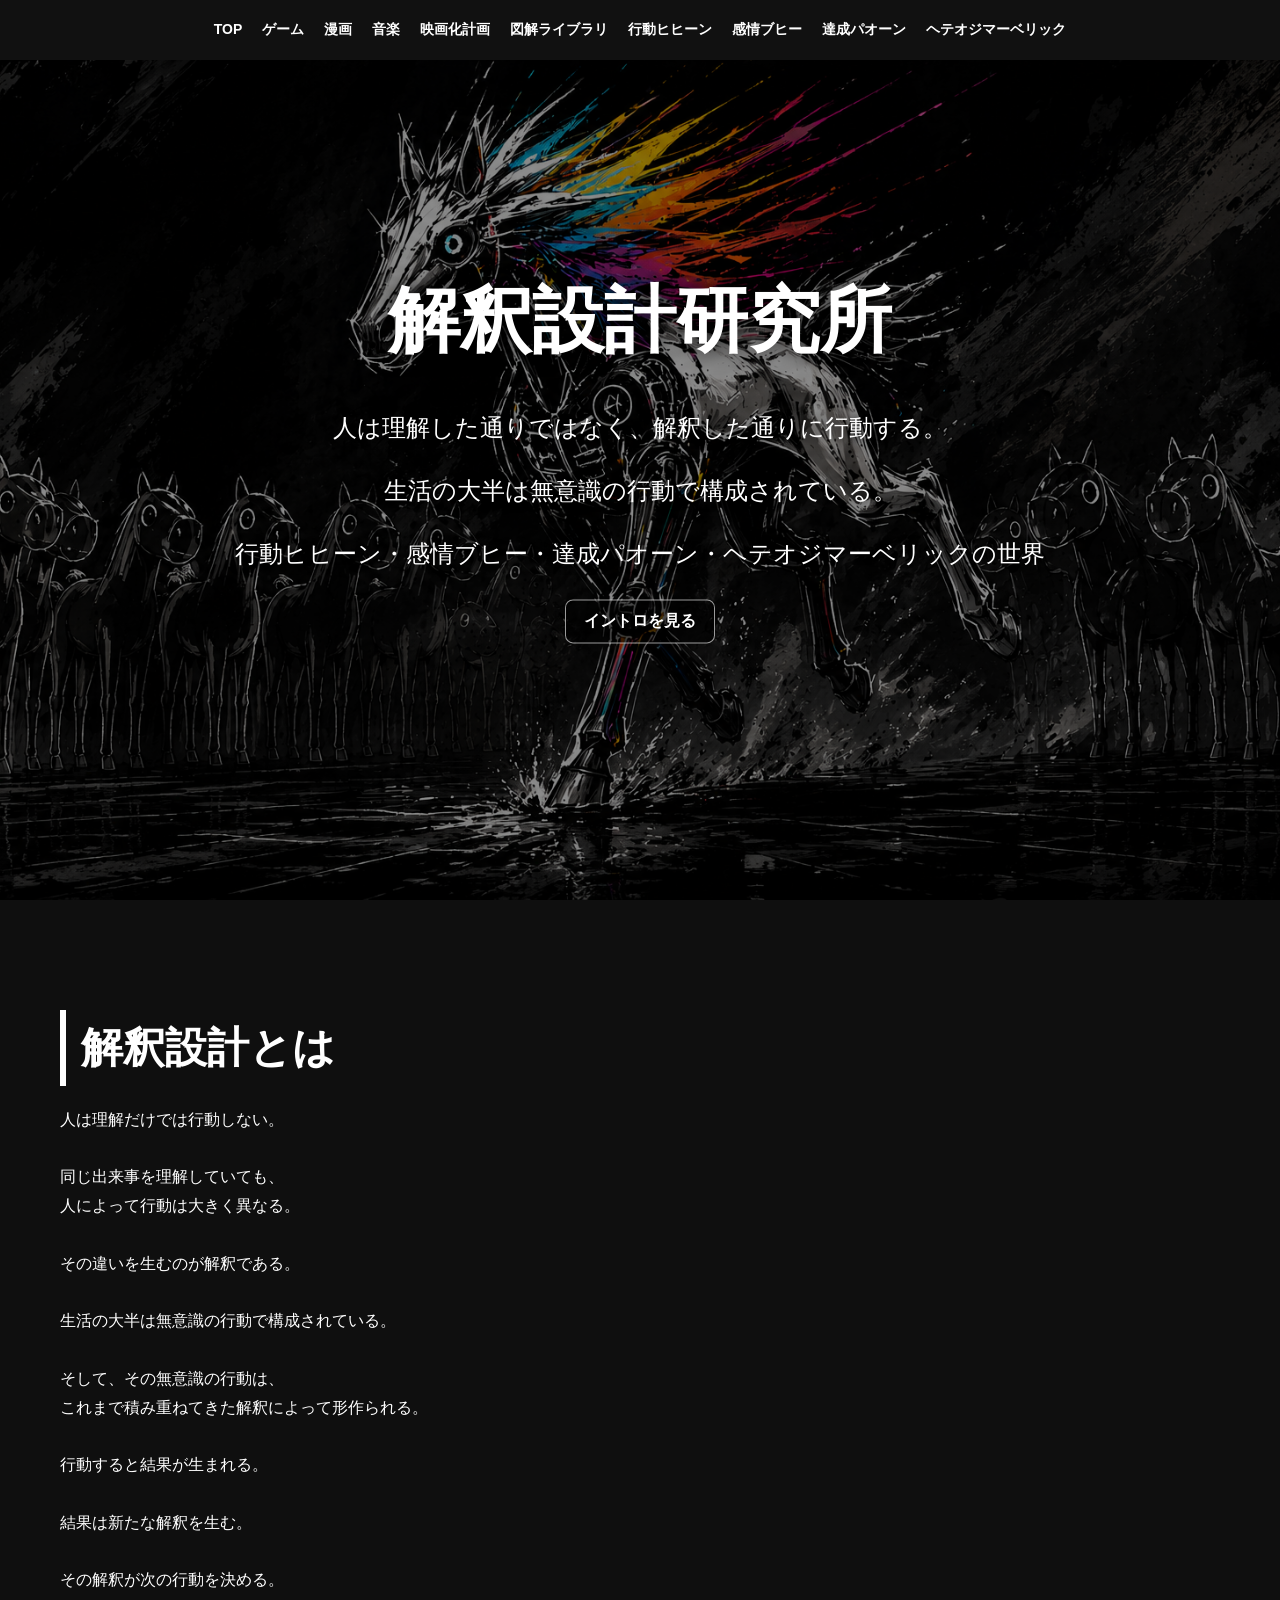
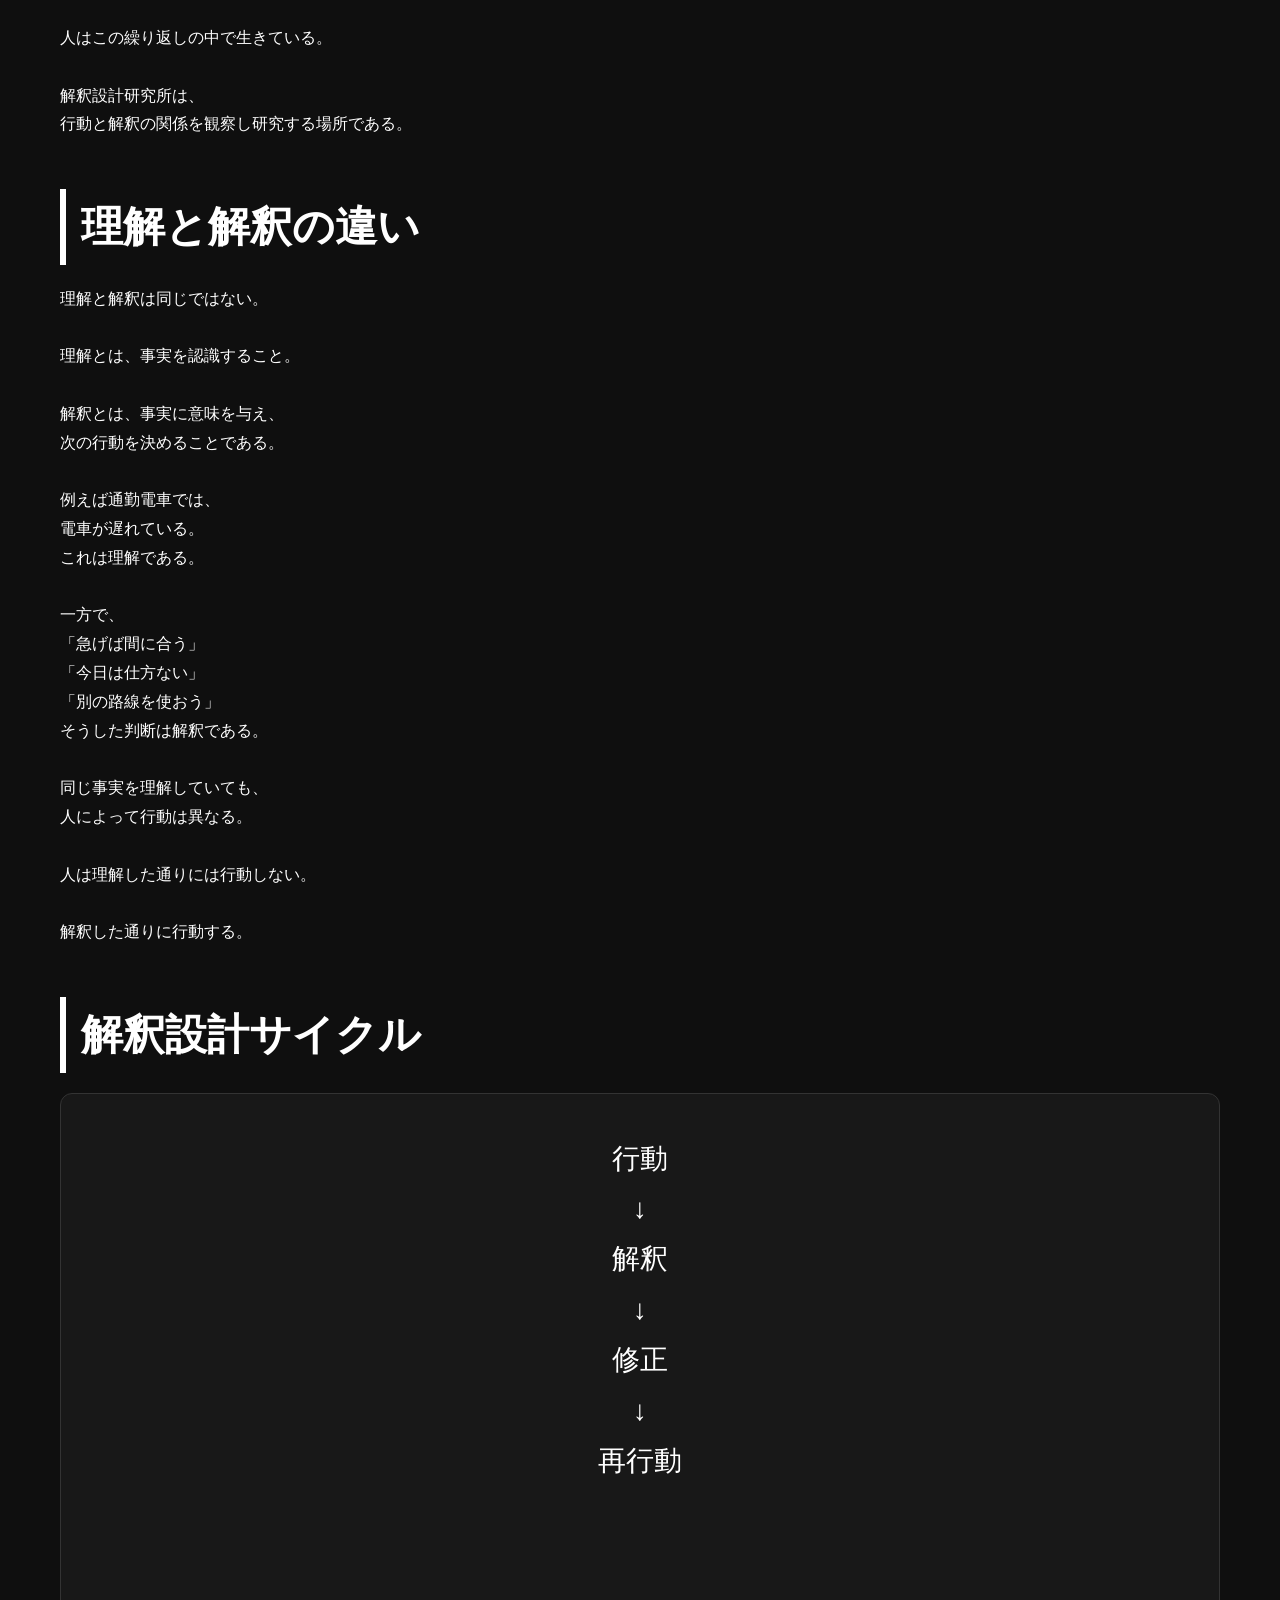
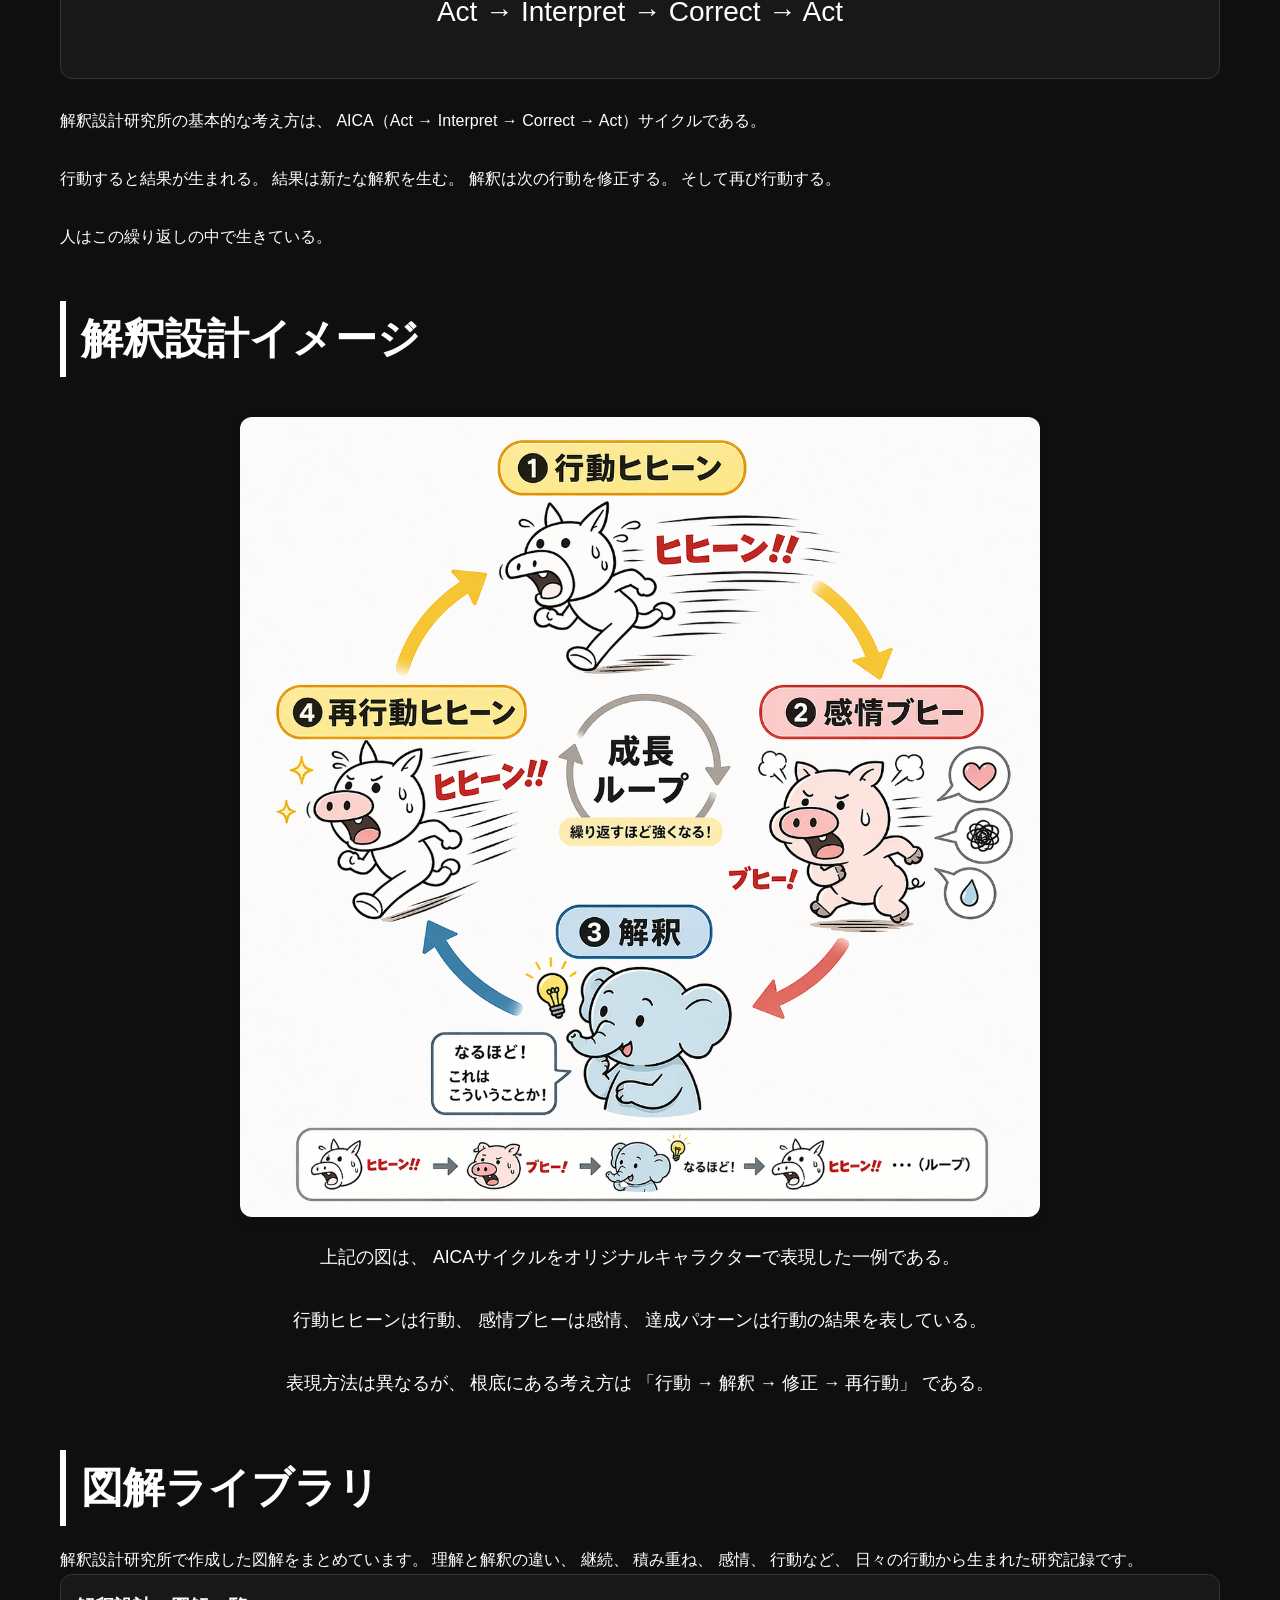
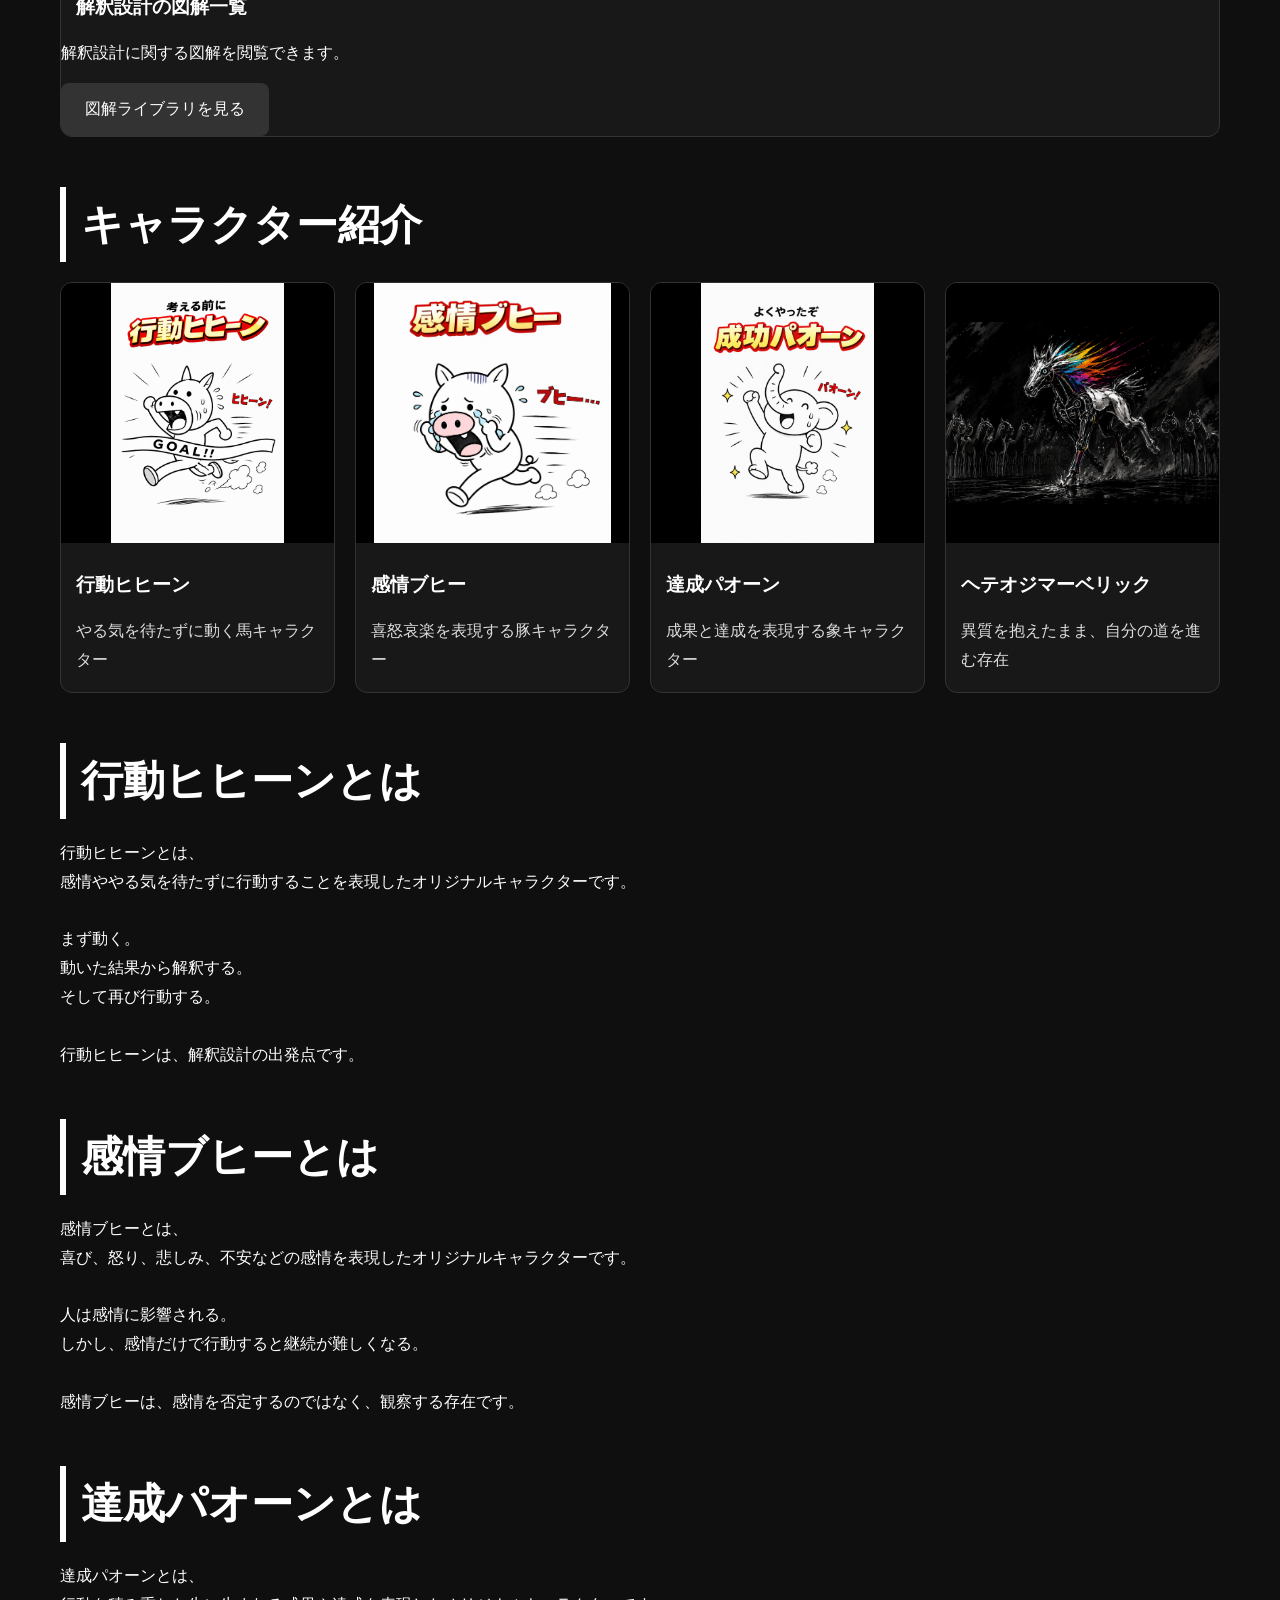
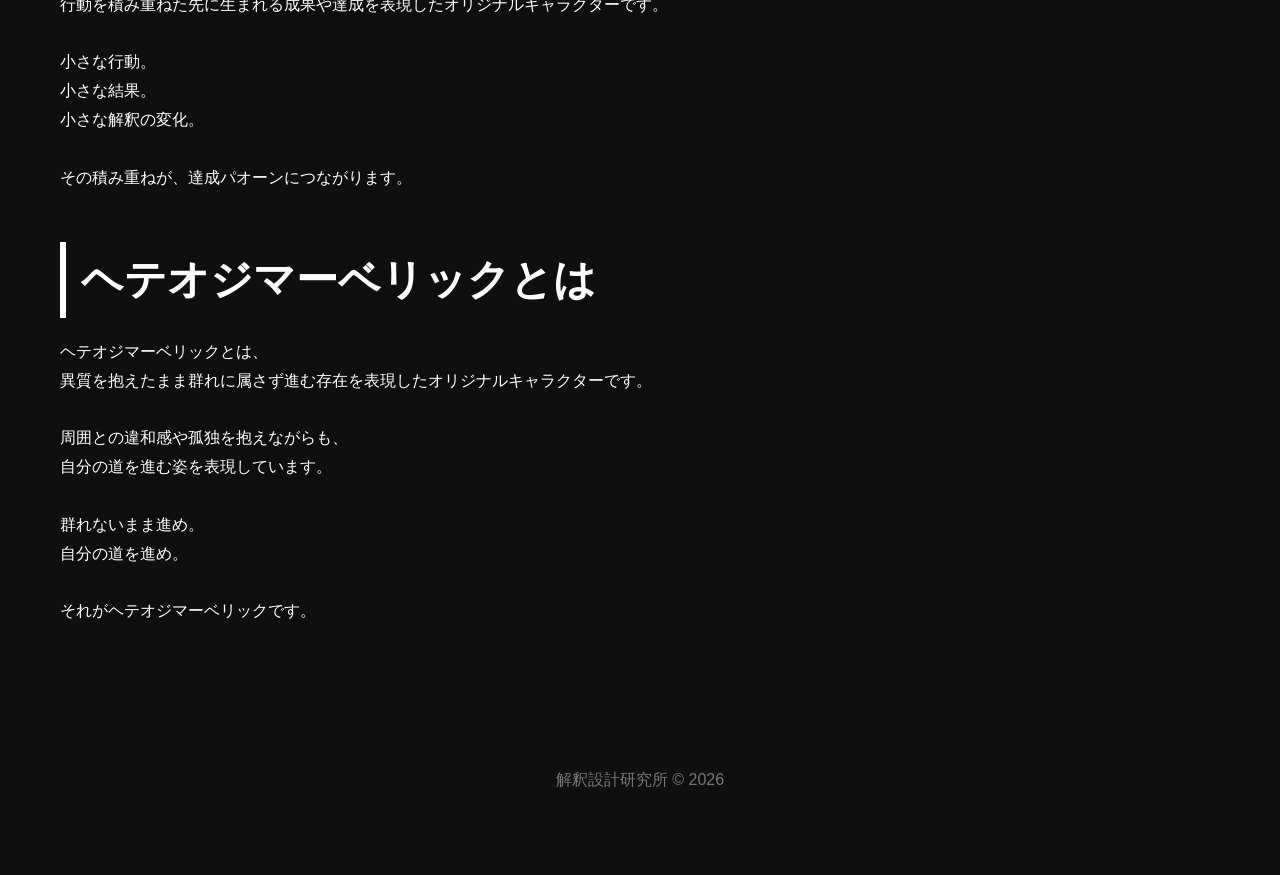
<file: index.html>
<!DOCTYPE html>
<html lang="ja">

<head>
    <meta charset="UTF-8">
    <meta name="viewport" content="width=device-width, initial-scale=1.0">
    <link rel="stylesheet" href="style.css">
    <link rel="stylesheet" href="intro.css">
    <title>解釈設計研究所｜行動ヒヒーン・感情ブヒー・達成パオーン</title>
    <meta name="description"
        content="解釈設計研究所は、行動ヒヒーン、感情ブヒー、達成パオーン、ヘテオジマーベリックを通じて、行動と解釈の関係を研究するサイトです。">
</head>

<body>

<div class="intro-overlay" data-intro-overlay aria-label="解釈設計研究所イントロ">
    <canvas class="intro-canvas" data-intro-canvas></canvas>
    <div class="intro-flash" data-intro-flash></div>
    <img
        class="intro-maverick"
        data-intro-maverick
        src="images/top_anime/heteroji-maverick.png"
        alt="ヘテオジマーベリック">
    <div class="intro-title" data-intro-title>解釈設計研究所</div>
    <button class="intro-skip" type="button" data-intro-skip>スキップ</button>
</div>

<section class="hero">

    <nav class="main-nav" aria-label="メインメニュー">
        <a href="index.html">TOP</a>
        <a href="docs/game-hihiin.html">ゲーム</a>
        <a href="manga/manga.html">漫画</a>
        <a href="music/music.html">音楽</a>
        <a href="movie/movie.html">映画化計画</a>
        <a href="diagram-library/diagram-library.html">図解ライブラリ</a>
        <a href="koudou-hihiin/koudou-hihiin.html">行動ヒヒーン</a>
        <a href="kanjou-buhii/kanjou-buhii.html">感情ブヒー</a>
        <a href="tassei-paoon/tassei-paoon.html">達成パオーン</a>
        <a href="heteroji-maverick/heteroji-maverick.html">ヘテオジマーベリック</a>
    </nav>

    <img src="images/hero_heteroji_maverick.png" alt="ヘテオジマーベリック">

    <div class="hero-content">
        <h1>解釈設計研究所</h1>
        <p>人は理解した通りではなく、解釈した通りに行動する。</p>
        <p>生活の大半は無意識の行動で構成されている。</p>
        <p>行動ヒヒーン・感情ブヒー・達成パオーン・ヘテオジマーベリックの世界</p>
        <a href="index.html?intro=1" class="intro-replay">イントロを見る</a>
    </div>

</section>

<div class="container">

    <h2 class="section-title">解釈設計とは</h2>

    <p>
        人は理解だけでは行動しない。<br><br>

        同じ出来事を理解していても、<br>
        人によって行動は大きく異なる。<br><br>

        その違いを生むのが解釈である。<br><br>

        生活の大半は無意識の行動で構成されている。<br><br>

        そして、その無意識の行動は、<br>
        これまで積み重ねてきた解釈によって形作られる。<br><br>

        行動すると結果が生まれる。<br><br>

        結果は新たな解釈を生む。<br><br>

        その解釈が次の行動を決める。<br><br>

        人はこの繰り返しの中で生きている。<br><br>

        解釈設計研究所は、<br>
        行動と解釈の関係を観察し研究する場所である。
    </p>

    <h2 class="section-title">理解と解釈の違い</h2>

    <p>
        理解と解釈は同じではない。<br><br>

        理解とは、事実を認識すること。<br><br>

        解釈とは、事実に意味を与え、<br>
        次の行動を決めることである。<br><br>

        例えば通勤電車では、<br>
        電車が遅れている。<br>
        これは理解である。<br><br>

        一方で、<br>
        「急げば間に合う」<br>
        「今日は仕方ない」<br>
        「別の路線を使おう」<br>
        そうした判断は解釈である。<br><br>

        同じ事実を理解していても、<br>
        人によって行動は異なる。<br><br>

        人は理解した通りには行動しない。<br><br>

        解釈した通りに行動する。
    </p>

    <h2 class="section-title">解釈設計サイクル</h2>

    <div class="aica">
        行動<br>
        ↓<br>
        解釈<br>
        ↓<br>
        修正<br>
        ↓<br>
        再行動<br>
        <br><br>
        Act → Interpret → Correct → Act
    </div>

  　<p>
    解釈設計研究所の基本的な考え方は、
    AICA（Act → Interpret → Correct → Act）サイクルである。
    
    <br><br>
    
    行動すると結果が生まれる。
    
    結果は新たな解釈を生む。
    
    解釈は次の行動を修正する。
    
    そして再び行動する。
    
    <br><br>
    
    人はこの繰り返しの中で生きている。
    </p>

<h2 class="section-title">
    解釈設計イメージ
</h2>

<div class="concept-image">

    <img
        src="images/kaishaku_cycle.png"
        alt="解釈設計の成長ループ"
        class="main-concept-image">

    <p>
        上記の図は、
        AICAサイクルをオリジナルキャラクターで表現した一例である。

        <br><br>

       行動ヒヒーンは行動、
        感情ブヒーは感情、
        達成パオーンは行動の結果を表している。
        <br><br>

        表現方法は異なるが、
        根底にある考え方は

        「行動 → 解釈 → 修正 → 再行動」

        である。
    </p>

</div>
<h2 class="section-title"> 図解ライブラリ</h2>

<p>
解釈設計研究所で作成した図解をまとめています。

理解と解釈の違い、
継続、
積み重ね、
感情、
行動など、

日々の行動から生まれた研究記録です。
</p>

<div class="card">

    <h3>解釈設計の図解一覧</h3>

    <p>
        解釈設計に関する図解を閲覧できます。
    </p>

    <a href="diagram-library/diagram-library.html" class="button">
        図解ライブラリを見る
    </a>

</div>
    <h2 class="section-title">キャラクター紹介</h2>

    <div class="gallery character-gallery">

        <div class="card">
            <a href="koudou-hihiin/koudou-hihiin.html" class="character-card-link">
                <img src="images/kh_01.png" loading="lazy" alt="行動ヒヒーン">
                <h3>行動ヒヒーン</h3>
                <p>やる気を待たずに動く馬キャラクター</p>
            </a>
        </div>

        <div class="card">
            <a href="kanjou-buhii/kanjou-buhii.html" class="character-card-link">
                <img src="images/bh_01.png" loading="lazy" alt="感情ブヒー">
                <h3>感情ブヒー</h3>
                <p>喜怒哀楽を表現する豚キャラクター</p>
            </a>
        </div>

        <div class="card">
            <a href="tassei-paoon/tassei-paoon.html" class="character-card-link">
                <img src="images/dm_01.png" loading="lazy" alt="達成パオーン">
                <h3>達成パオーン</h3>
                <p>成果と達成を表現する象キャラクター</p>
            </a>
        </div>

        <div class="card">
            <a href="heteroji-maverick/heteroji-maverick.html" class="character-card-link">
                <img src="images/hero_heteroji_maverick.png" loading="lazy" alt="ヘテオジマーベリック">
                <h3>ヘテオジマーベリック</h3>
                <p>異質を抱えたまま、自分の道を進む存在</p>
            </a>
        </div>

    </div>

    <h2 class="section-title">行動ヒヒーンとは</h2>

    <p>
        行動ヒヒーンとは、<br>
        感情ややる気を待たずに行動することを表現したオリジナルキャラクターです。<br><br>

        まず動く。<br>
        動いた結果から解釈する。<br>
        そして再び行動する。<br><br>

        行動ヒヒーンは、解釈設計の出発点です。
    </p>

    <h2 class="section-title">感情ブヒーとは</h2>

    <p>
        感情ブヒーとは、<br>
        喜び、怒り、悲しみ、不安などの感情を表現したオリジナルキャラクターです。<br><br>

        人は感情に影響される。<br>
        しかし、感情だけで行動すると継続が難しくなる。<br><br>

        感情ブヒーは、感情を否定するのではなく、観察する存在です。
    </p>

    <h2 class="section-title">達成パオーンとは</h2>

    <p>
        達成パオーンとは、<br>
        行動を積み重ねた先に生まれる成果や達成を表現したオリジナルキャラクターです。<br><br>

        小さな行動。<br>
        小さな結果。<br>
        小さな解釈の変化。<br><br>

        その積み重ねが、達成パオーンにつながります。
    </p>

    <h2 class="section-title">ヘテオジマーベリックとは</h2>

    <p>
        ヘテオジマーベリックとは、<br>
        異質を抱えたまま群れに属さず進む存在を表現したオリジナルキャラクターです。<br><br>

        周囲との違和感や孤独を抱えながらも、<br>
        自分の道を進む姿を表現しています。<br><br>

        群れないまま進め。<br>
        自分の道を進め。<br><br>

        それがヘテオジマーベリックです。
    </p>

</div>

<footer>
    解釈設計研究所 © 2026
</footer>

<script src="intro.js"></script>
</body>

</html>
</file>
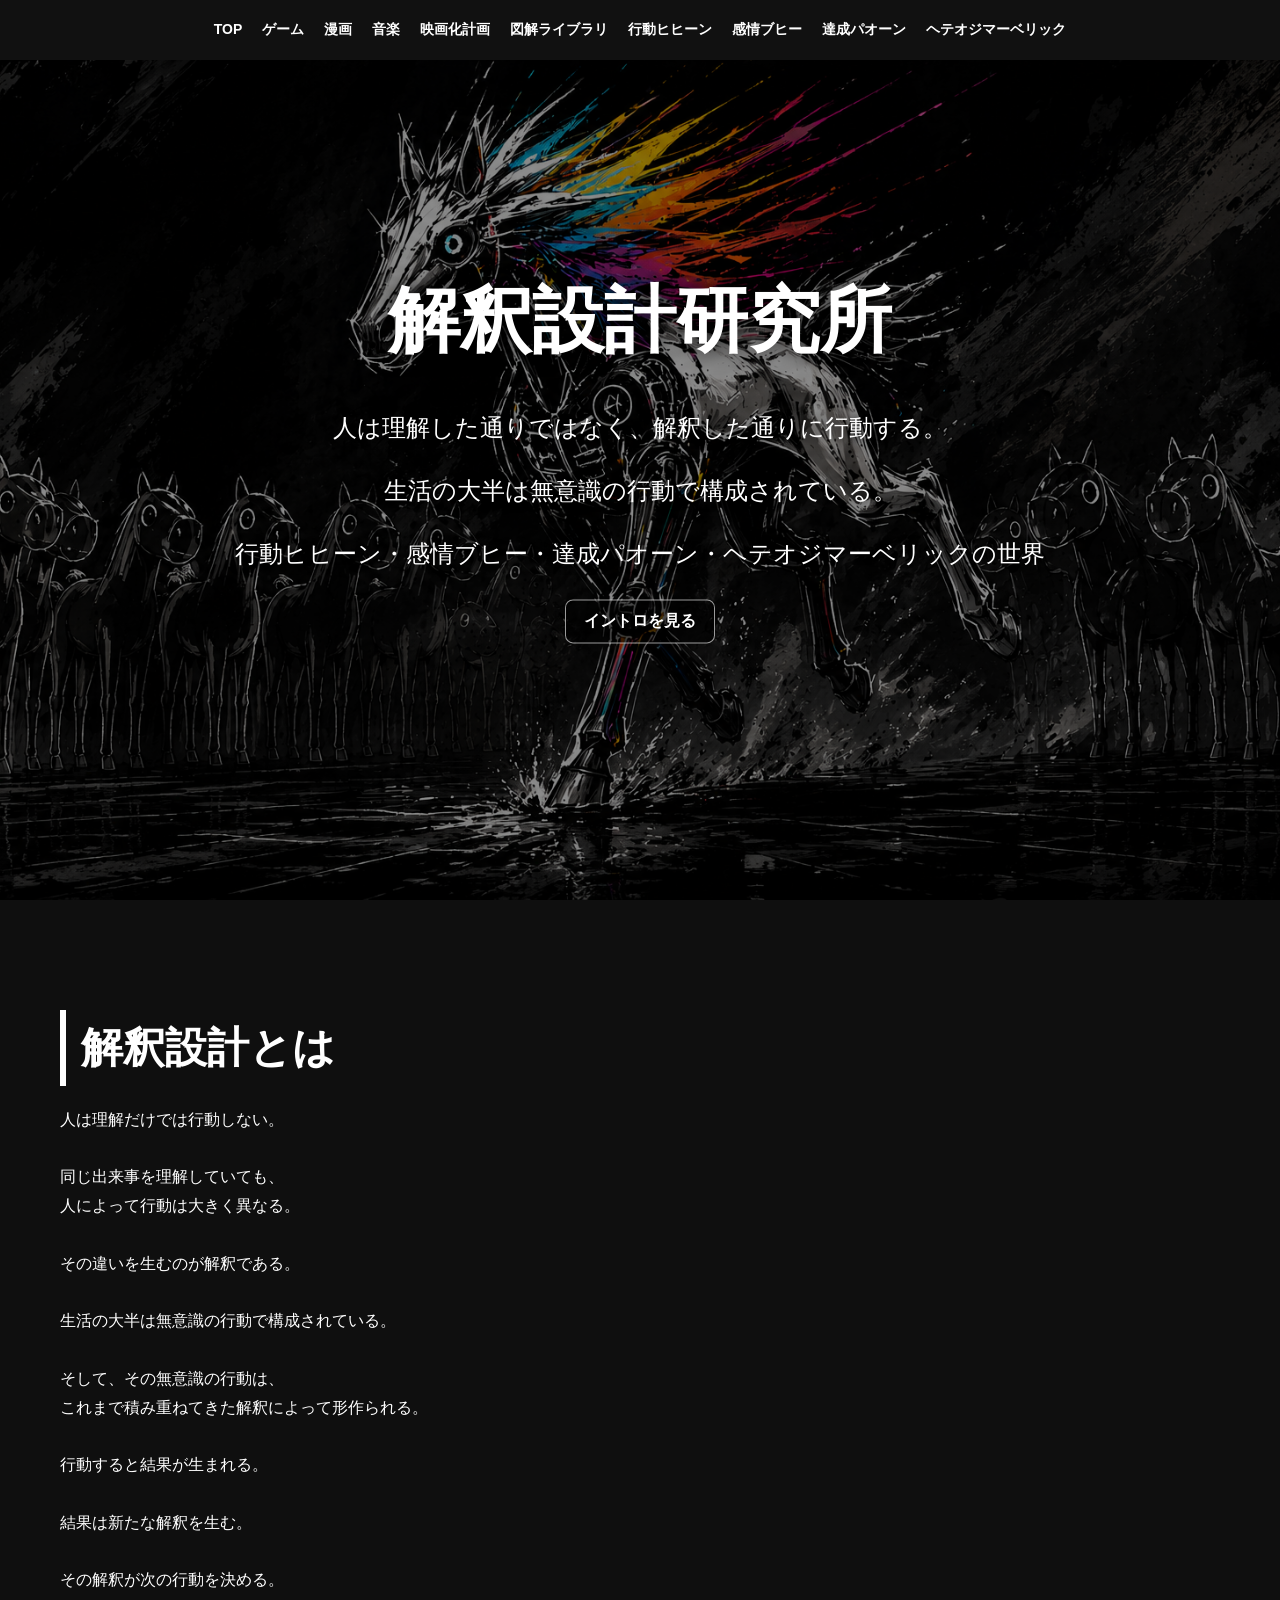
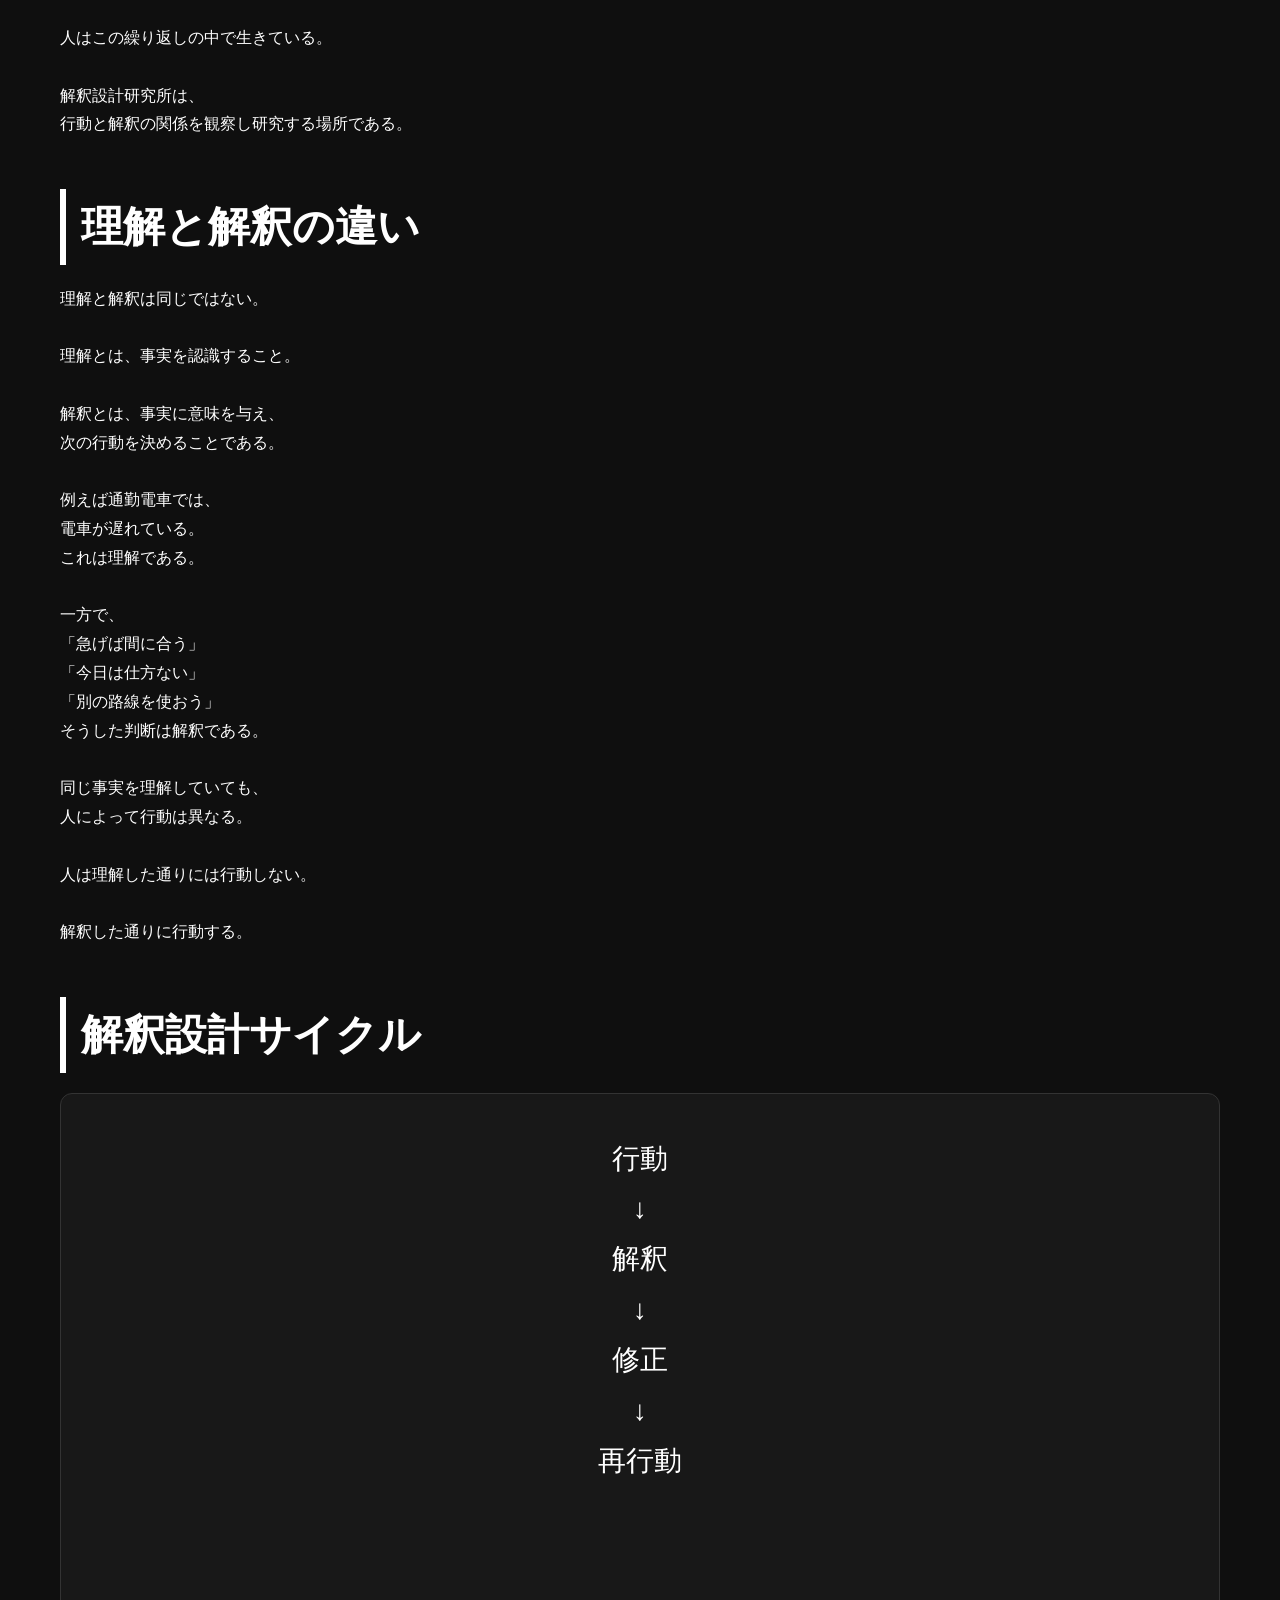
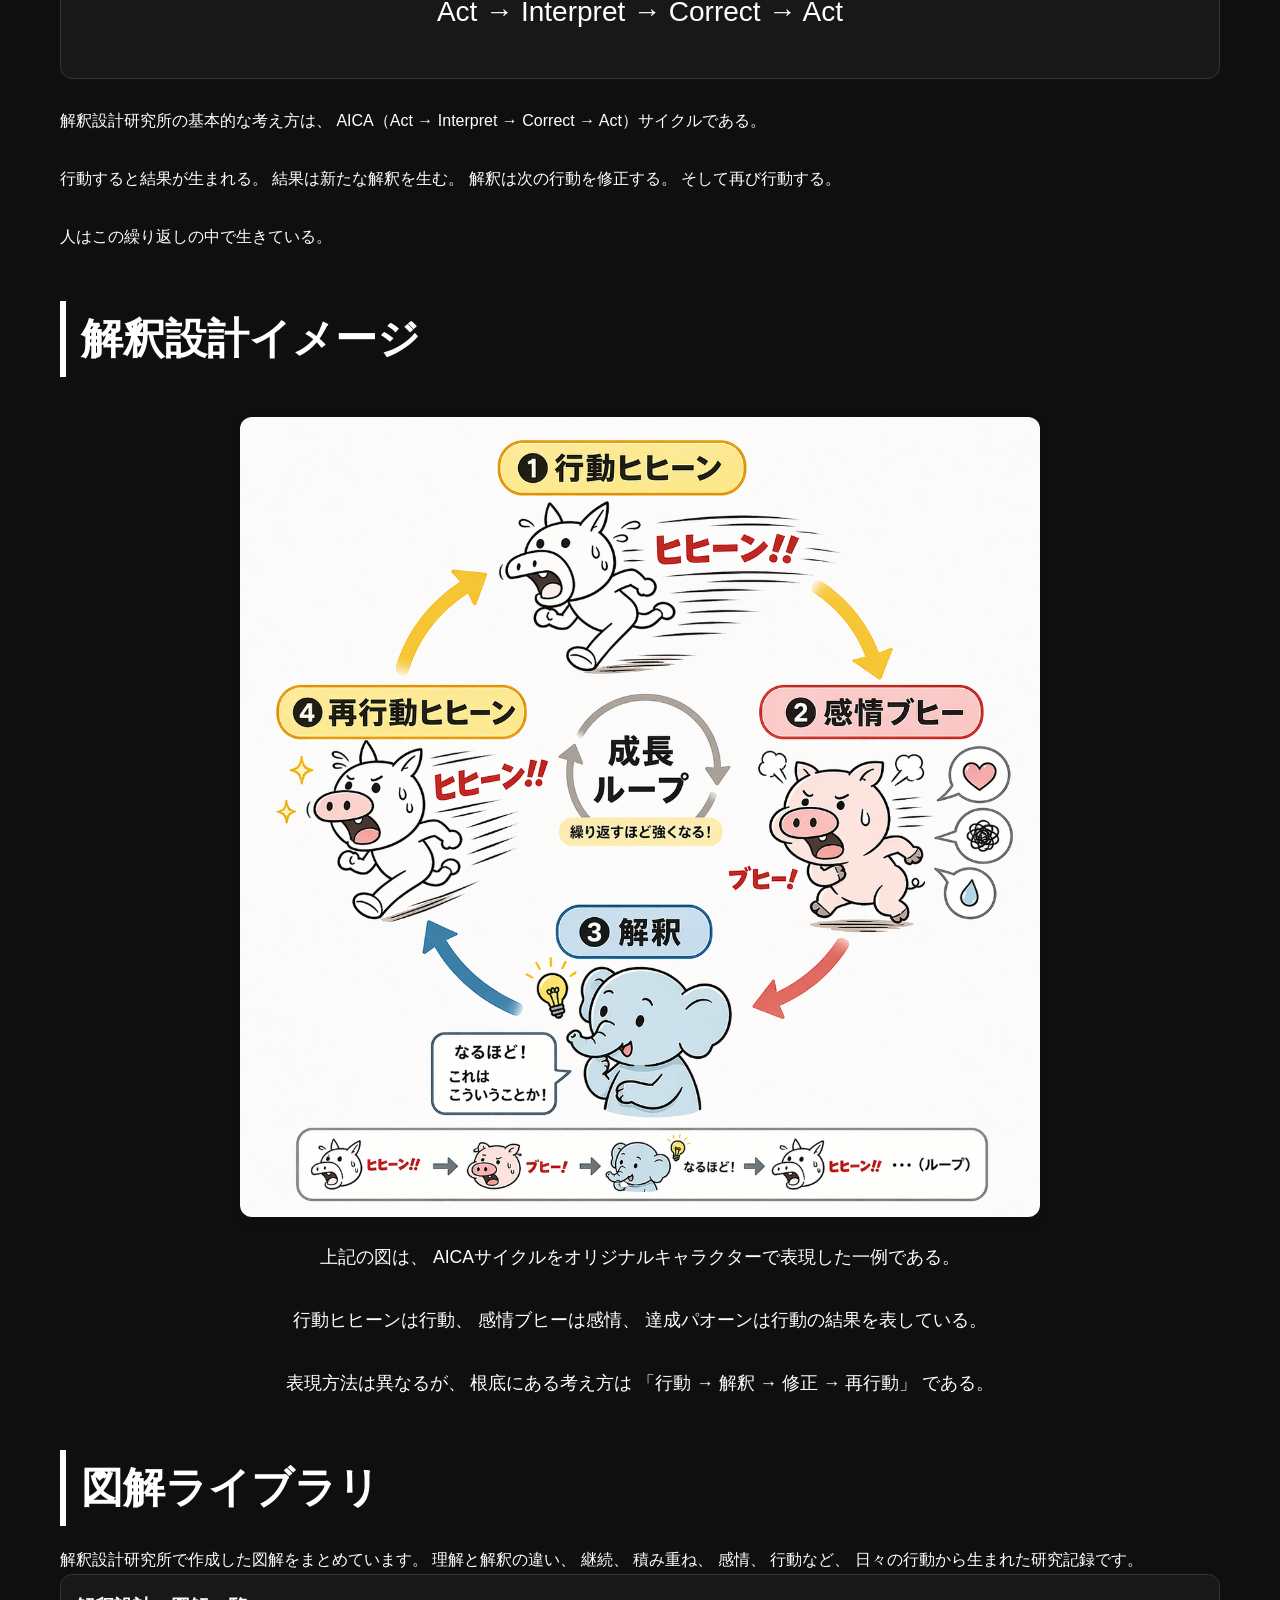
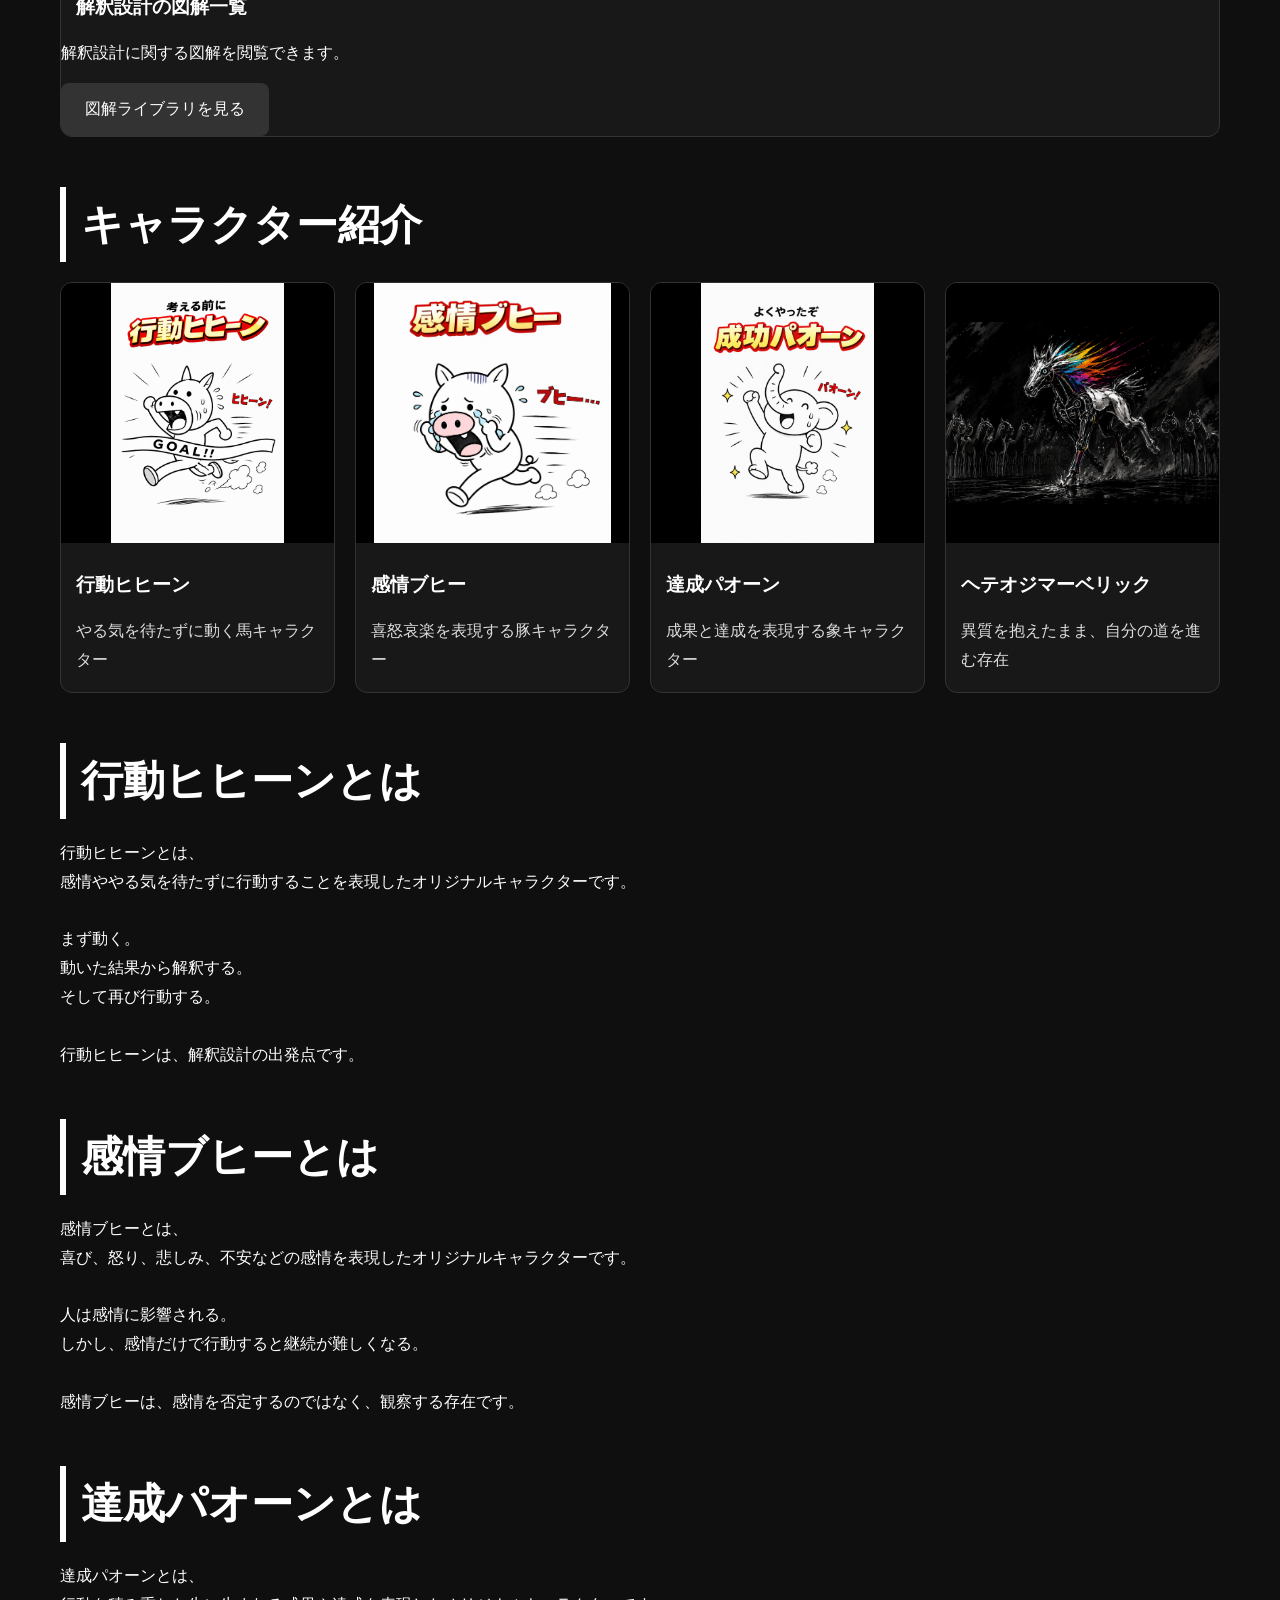
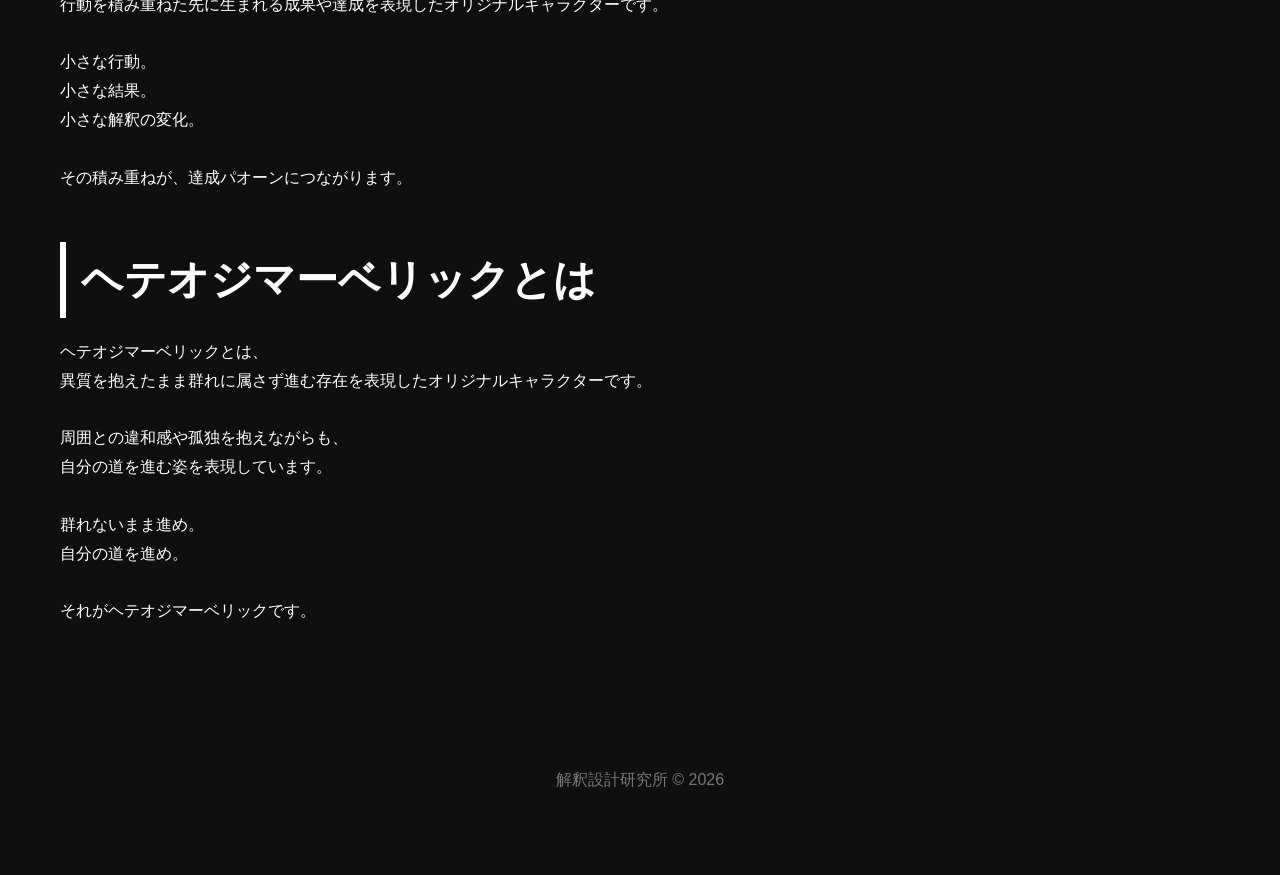
<file: test.html>
<!DOCTYPE html>
<html lang="ja">

<head>
    <meta charset="UTF-8">
    <meta name="viewport" content="width=device-width, initial-scale=1.0">
    <link rel="stylesheet" href="style.css">
    <link rel="stylesheet" href="intro.css">
    <title>解釈設計研究所｜行動ヒヒーン・感情ブヒー・達成パオーン</title>
    <meta name="description"
        content="解釈設計研究所は、行動ヒヒーン、感情ブヒー、達成パオーン、ヘテオジマーベリックを通じて、行動と解釈の関係を研究するサイトです。">
</head>

<body>

<div class="intro-overlay" data-intro-overlay aria-label="解釈設計研究所イントロ">
    <canvas class="intro-canvas" data-intro-canvas></canvas>
    <div class="intro-flash" data-intro-flash></div>
    <img
        class="intro-maverick"
        data-intro-maverick
        src="images/top_anime/heteroji-maverick.png"
        alt="ヘテオジマーベリック">
    <div class="intro-title" data-intro-title>解釈設計研究所</div>
    <button class="intro-skip" type="button" data-intro-skip>スキップ</button>
</div>

<section class="hero">

    <nav class="main-nav" aria-label="メインメニュー">
        <a href="index.html">TOP</a>
        <a href="docs/game-hihiin.html">ゲーム</a>
        <a href="manga/manga.html">漫画</a>
        <a href="music/music.html">音楽</a>
        <a href="movie/movie.html">映画化計画</a>
        <a href="diagram-library/diagram-library.html">図解ライブラリ</a>
        <a href="koudou-hihiin/koudou-hihiin.html">行動ヒヒーン</a>
        <a href="kanjou-buhii/kanjou-buhii.html">感情ブヒー</a>
        <a href="tassei-paoon/tassei-paoon.html">達成パオーン</a>
        <a href="heteroji-maverick/heteroji-maverick.html">ヘテオジマーベリック</a>
    </nav>

    <img src="images/hero_heteroji_maverick.png" alt="ヘテオジマーベリック">

    <div class="hero-content">
        <h1>解釈設計研究所</h1>
        <p>人は理解した通りではなく、解釈した通りに行動する。</p>
        <p>生活の大半は無意識の行動で構成されている。</p>
        <p>行動ヒヒーン・感情ブヒー・達成パオーン・ヘテオジマーベリックの世界</p>
        <a href="test.html?intro=1" class="intro-replay">イントロを見る</a>
    </div>

</section>

<div class="container">

    <h2 class="section-title">解釈設計とは</h2>

    <p>
        人は理解だけでは行動しない。<br><br>

        同じ出来事を理解していても、<br>
        人によって行動は大きく異なる。<br><br>

        その違いを生むのが解釈である。<br><br>

        生活の大半は無意識の行動で構成されている。<br><br>

        そして、その無意識の行動は、<br>
        これまで積み重ねてきた解釈によって形作られる。<br><br>

        行動すると結果が生まれる。<br><br>

        結果は新たな解釈を生む。<br><br>

        その解釈が次の行動を決める。<br><br>

        人はこの繰り返しの中で生きている。<br><br>

        解釈設計研究所は、<br>
        行動と解釈の関係を観察し研究する場所である。
    </p>

    <h2 class="section-title">理解と解釈の違い</h2>

    <p>
        理解と解釈は同じではない。<br><br>

        理解とは、事実を認識すること。<br><br>

        解釈とは、事実に意味を与え、<br>
        次の行動を決めることである。<br><br>

        例えば通勤電車では、<br>
        電車が遅れている。<br>
        これは理解である。<br><br>

        一方で、<br>
        「急げば間に合う」<br>
        「今日は仕方ない」<br>
        「別の路線を使おう」<br>
        そうした判断は解釈である。<br><br>

        同じ事実を理解していても、<br>
        人によって行動は異なる。<br><br>

        人は理解した通りには行動しない。<br><br>

        解釈した通りに行動する。
    </p>

    <h2 class="section-title">解釈設計サイクル</h2>

    <div class="aica">
        行動<br>
        ↓<br>
        解釈<br>
        ↓<br>
        修正<br>
        ↓<br>
        再行動<br>
        <br><br>
        Act → Interpret → Correct → Act
    </div>

  　<p>
    解釈設計研究所の基本的な考え方は、
    AICA（Act → Interpret → Correct → Act）サイクルである。
    
    <br><br>
    
    行動すると結果が生まれる。
    
    結果は新たな解釈を生む。
    
    解釈は次の行動を修正する。
    
    そして再び行動する。
    
    <br><br>
    
    人はこの繰り返しの中で生きている。
    </p>

<h2 class="section-title">
    解釈設計イメージ
</h2>

<div class="concept-image">

    <img
        src="images/kaishaku_cycle.png"
        alt="解釈設計の成長ループ"
        class="main-concept-image">

    <p>
        上記の図は、
        AICAサイクルをオリジナルキャラクターで表現した一例である。

        <br><br>

       行動ヒヒーンは行動、
        感情ブヒーは感情、
        達成パオーンは行動の結果を表している。
        <br><br>

        表現方法は異なるが、
        根底にある考え方は

        「行動 → 解釈 → 修正 → 再行動」

        である。
    </p>

</div>
<h2 class="section-title"> 図解ライブラリ</h2>

<p>
解釈設計研究所で作成した図解をまとめています。

理解と解釈の違い、
継続、
積み重ね、
感情、
行動など、

日々の行動から生まれた研究記録です。
</p>

<div class="card">

    <h3>解釈設計の図解一覧</h3>

    <p>
        解釈設計に関する図解を閲覧できます。
    </p>

    <a href="diagram-library/diagram-library.html" class="button">
        図解ライブラリを見る
    </a>

</div>
    <h2 class="section-title">キャラクター紹介</h2>

    <div class="gallery character-gallery">

        <div class="card">
            <a href="koudou-hihiin/koudou-hihiin.html" class="character-card-link">
                <img src="images/kh_01.png" loading="lazy" alt="行動ヒヒーン">
                <h3>行動ヒヒーン</h3>
                <p>やる気を待たずに動く馬キャラクター</p>
            </a>
        </div>

        <div class="card">
            <a href="kanjou-buhii/kanjou-buhii.html" class="character-card-link">
                <img src="images/bh_01.png" loading="lazy" alt="感情ブヒー">
                <h3>感情ブヒー</h3>
                <p>喜怒哀楽を表現する豚キャラクター</p>
            </a>
        </div>

        <div class="card">
            <a href="tassei-paoon/tassei-paoon.html" class="character-card-link">
                <img src="images/dm_01.png" loading="lazy" alt="達成パオーン">
                <h3>達成パオーン</h3>
                <p>成果と達成を表現する象キャラクター</p>
            </a>
        </div>

        <div class="card">
            <a href="heteroji-maverick/heteroji-maverick.html" class="character-card-link">
                <img src="images/hero_heteroji_maverick.png" loading="lazy" alt="ヘテオジマーベリック">
                <h3>ヘテオジマーベリック</h3>
                <p>異質を抱えたまま、自分の道を進む存在</p>
            </a>
        </div>

    </div>

    <h2 class="section-title">行動ヒヒーンとは</h2>

    <p>
        行動ヒヒーンとは、<br>
        感情ややる気を待たずに行動することを表現したオリジナルキャラクターです。<br><br>

        まず動く。<br>
        動いた結果から解釈する。<br>
        そして再び行動する。<br><br>

        行動ヒヒーンは、解釈設計の出発点です。
    </p>

    <h2 class="section-title">感情ブヒーとは</h2>

    <p>
        感情ブヒーとは、<br>
        喜び、怒り、悲しみ、不安などの感情を表現したオリジナルキャラクターです。<br><br>

        人は感情に影響される。<br>
        しかし、感情だけで行動すると継続が難しくなる。<br><br>

        感情ブヒーは、感情を否定するのではなく、観察する存在です。
    </p>

    <h2 class="section-title">達成パオーンとは</h2>

    <p>
        達成パオーンとは、<br>
        行動を積み重ねた先に生まれる成果や達成を表現したオリジナルキャラクターです。<br><br>

        小さな行動。<br>
        小さな結果。<br>
        小さな解釈の変化。<br><br>

        その積み重ねが、達成パオーンにつながります。
    </p>

    <h2 class="section-title">ヘテオジマーベリックとは</h2>

    <p>
        ヘテオジマーベリックとは、<br>
        異質を抱えたまま群れに属さず進む存在を表現したオリジナルキャラクターです。<br><br>

        周囲との違和感や孤独を抱えながらも、<br>
        自分の道を進む姿を表現しています。<br><br>

        群れないまま進め。<br>
        自分の道を進め。<br><br>

        それがヘテオジマーベリックです。
    </p>

</div>

<footer>
    解釈設計研究所 © 2026
</footer>

<script src="intro.js"></script>
</body>

</html>
</file>
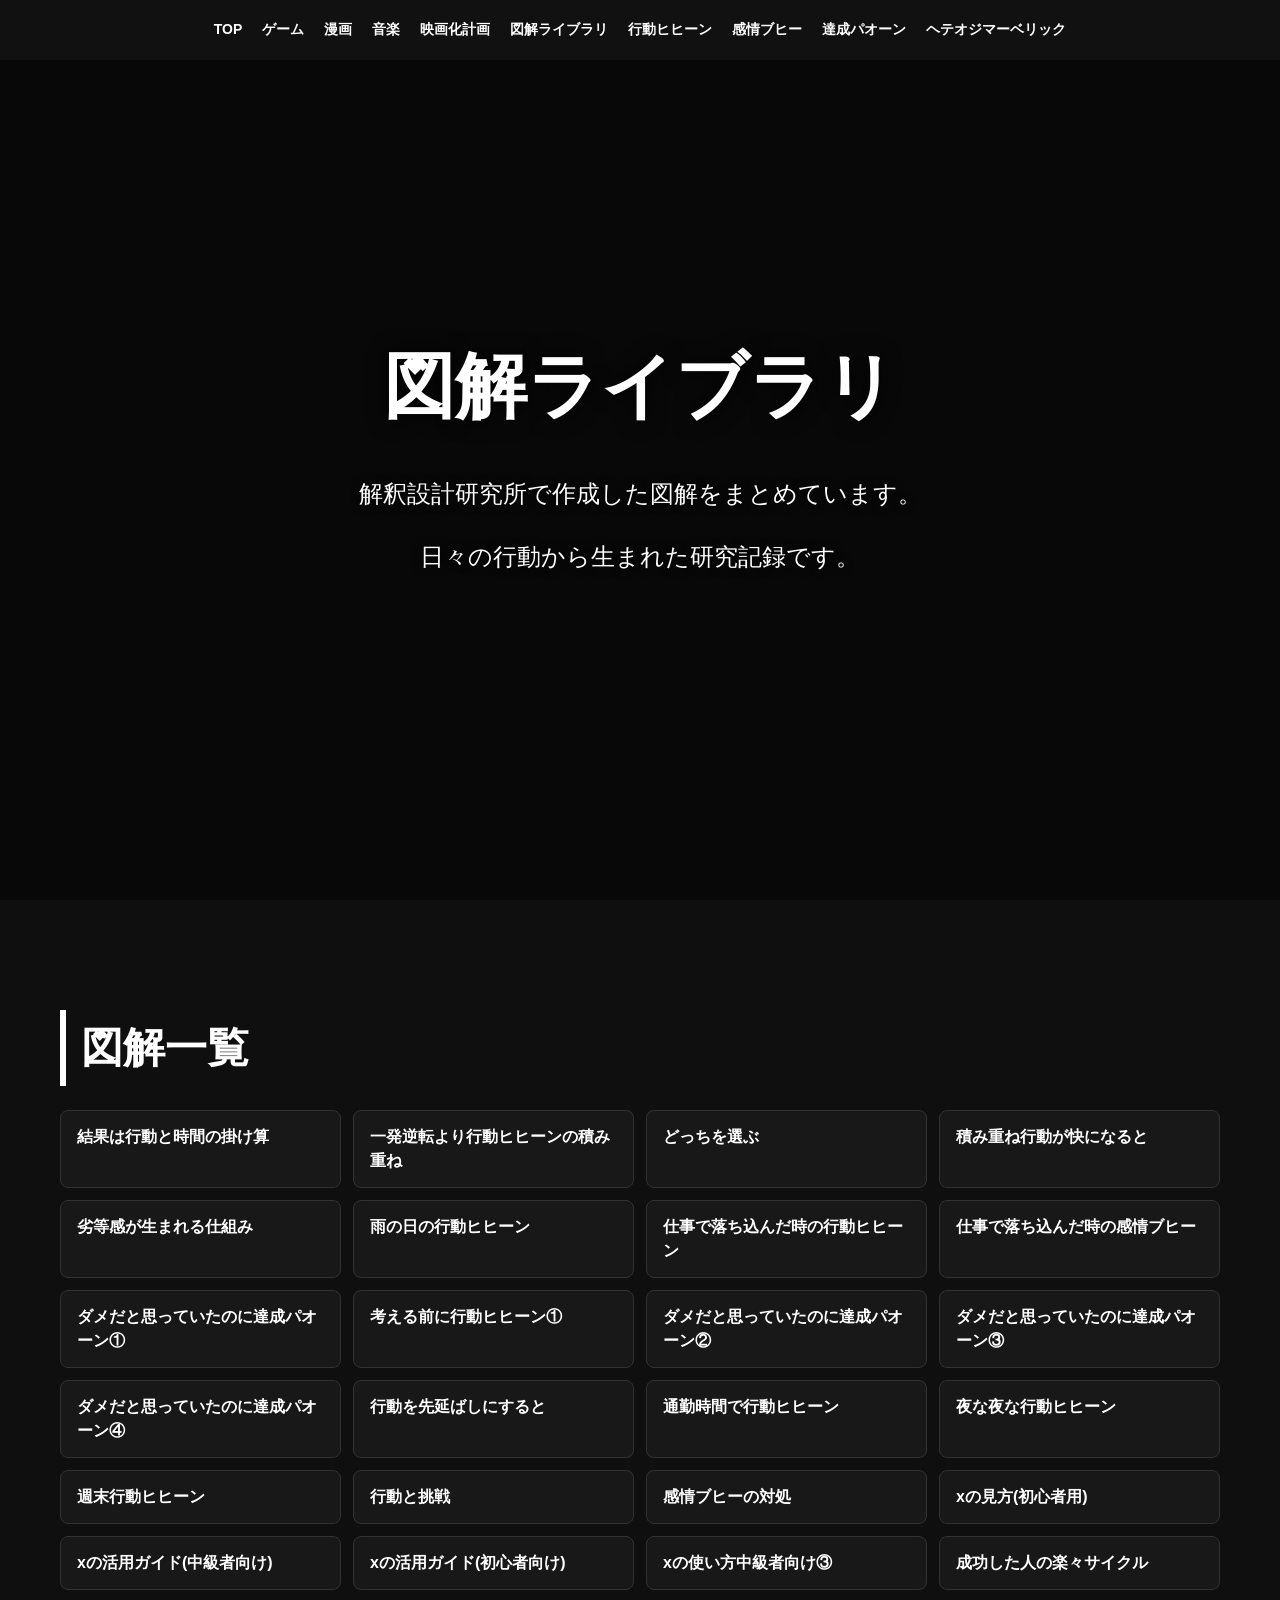
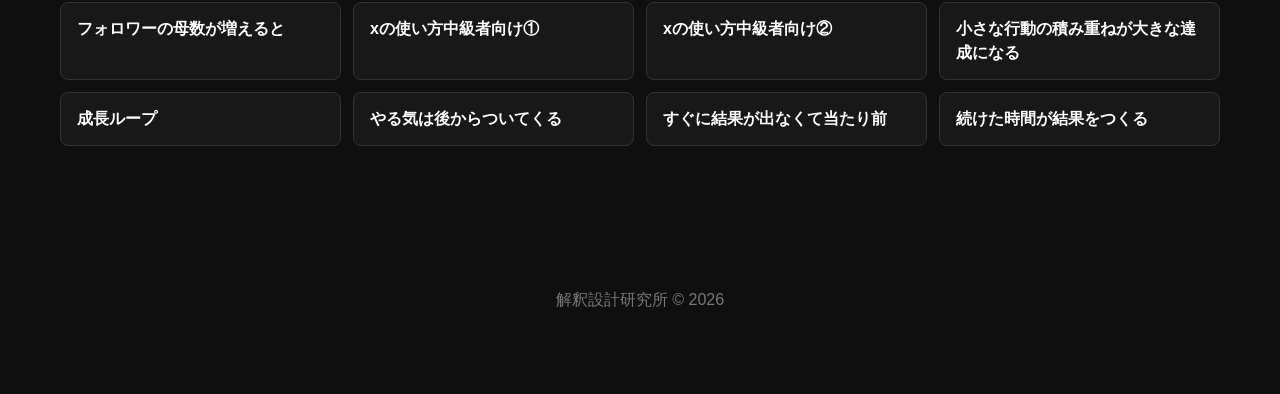
<file: diagram-library/diagram-library.html>
<!DOCTYPE html>
<html lang="ja">

<head>
    <meta charset="UTF-8">
    <meta name="viewport" content="width=device-width, initial-scale=1.0">
    <link rel="stylesheet" href="../style.css">
    <title>図解ライブラリ｜解釈設計研究所</title>

    <meta name="description"
        content="解釈設計研究所の図解ライブラリ。理解と解釈の違い、継続、積み重ね、感情、行動などの図解を掲載しています。">

</head>

<body>

<section class="hero">

    <nav class="main-nav" aria-label="メインメニュー">
        <a href="../index.html">TOP</a>
        <a href="../docs/game-hihiin.html">ゲーム</a>
        <a href="../manga/manga.html">漫画</a>
        <a href="../music/music.html">音楽</a>
        <a href="../movie/movie.html">映画化計画</a>
        <a href="../diagram-library/diagram-library.html">図解ライブラリ</a>
        <a href="../koudou-hihiin/koudou-hihiin.html">行動ヒヒーン</a>
        <a href="../kanjou-buhii/kanjou-buhii.html">感情ブヒー</a>
        <a href="../tassei-paoon/tassei-paoon.html">達成パオーン</a>
        <a href="../heteroji-maverick/heteroji-maverick.html">ヘテオジマーベリック</a>
    </nav>

    <div class="hero-content">
        <h1>図解ライブラリ</h1>

        <p>
            解釈設計研究所で作成した図解をまとめています。
        </p>

        <p>
            日々の行動から生まれた研究記録です。
        </p>
    </div>

</section>

<div class="container">

    <h2 class="section-title">
        図解一覧
    </h2>

    <div class="diagram-link-list">
        <a href="../images/diagram-library/zk_01.png" target="_blank" rel="noopener">結果は行動と時間の掛け算</a>
        <a href="../images/diagram-library/zk_02.png" target="_blank" rel="noopener">一発逆転より行動ヒヒーンの積み重ね</a>
        <a href="../images/diagram-library/zk_03.png" target="_blank" rel="noopener">どっちを選ぶ</a>
        <a href="../images/diagram-library/zk_04.png" target="_blank" rel="noopener">積み重ね行動が快になると</a>
        <a href="../images/diagram-library/zk_05.png" target="_blank" rel="noopener">劣等感が生まれる仕組み</a>
        <a href="../images/diagram-library/zk_06.png" target="_blank" rel="noopener">雨の日の行動ヒヒーン</a>
        <a href="../images/diagram-library/zk_07.png" target="_blank" rel="noopener">仕事で落ち込んだ時の行動ヒヒーン</a>
        <a href="../images/diagram-library/zk_08.png" target="_blank" rel="noopener">仕事で落ち込んだ時の感情ブヒー</a>
        <a href="../images/diagram-library/zk_09.png" target="_blank" rel="noopener">ダメだと思っていたのに達成パオーン①</a>
        <a href="../images/diagram-library/zk_10.png" target="_blank" rel="noopener">考える前に行動ヒヒーン①</a>
        <a href="../images/diagram-library/zk_11.png" target="_blank" rel="noopener">ダメだと思っていたのに達成パオーン②</a>
        <a href="../images/diagram-library/zk_12.png" target="_blank" rel="noopener">ダメだと思っていたのに達成パオーン③</a>
        <a href="../images/diagram-library/zk_13.png" target="_blank" rel="noopener">ダメだと思っていたのに達成パオーン④</a>
        <a href="../images/diagram-library/zk_17.png" target="_blank" rel="noopener">行動を先延ばしにすると</a>
        <a href="../images/diagram-library/zk_19.png" target="_blank" rel="noopener">通勤時間で行動ヒヒーン</a>
        <a href="../images/diagram-library/zk_20.png" target="_blank" rel="noopener">夜な夜な行動ヒヒーン</a>
        <a href="../images/diagram-library/zk_21.png" target="_blank" rel="noopener">週末行動ヒヒーン</a>
        <a href="../images/diagram-library/zk_22.png" target="_blank" rel="noopener">行動と挑戦</a>
        <a href="../images/diagram-library/zk_23.png" target="_blank" rel="noopener">感情ブヒーの対処</a>
        <a href="../images/diagram-library/zk_24.png" target="_blank" rel="noopener">xの見方(初心者用)</a>
        <a href="../images/diagram-library/zk_25.png" target="_blank" rel="noopener">xの活用ガイド(中級者向け)</a>
        <a href="../images/diagram-library/zk_26.png" target="_blank" rel="noopener">xの活用ガイド(初心者向け)</a>
        <a href="../images/diagram-library/zk_27.png" target="_blank" rel="noopener">xの使い方中級者向け③</a>
        <a href="../images/diagram-library/zk_28.png" target="_blank" rel="noopener">成功した人の楽々サイクル</a>
        <a href="../images/diagram-library/zk_29.png" target="_blank" rel="noopener">フォロワーの母数が増えると</a>
        <a href="../images/diagram-library/zk_30.png" target="_blank" rel="noopener">xの使い方中級者向け①</a>
        <a href="../images/diagram-library/zk_31.png" target="_blank" rel="noopener">xの使い方中級者向け②</a>
        <a href="../images/diagram-library/zk_32.png" target="_blank" rel="noopener">小さな行動の積み重ねが大きな達成になる</a>
        <a href="../images/diagram-library/zk_33.png" target="_blank" rel="noopener">成長ループ</a>
        <a href="../images/diagram-library/zk_34.png" target="_blank" rel="noopener">やる気は後からついてくる</a>
        <a href="../images/diagram-library/zk_35.png" target="_blank" rel="noopener">すぐに結果が出なくて当たり前</a>
        <a href="../images/diagram-library/zk_36.png" target="_blank" rel="noopener">続けた時間が結果をつくる</a>
    </div>

</div>

<footer>
    解釈設計研究所 © 2026
</footer>

</body>
</html>
</file>
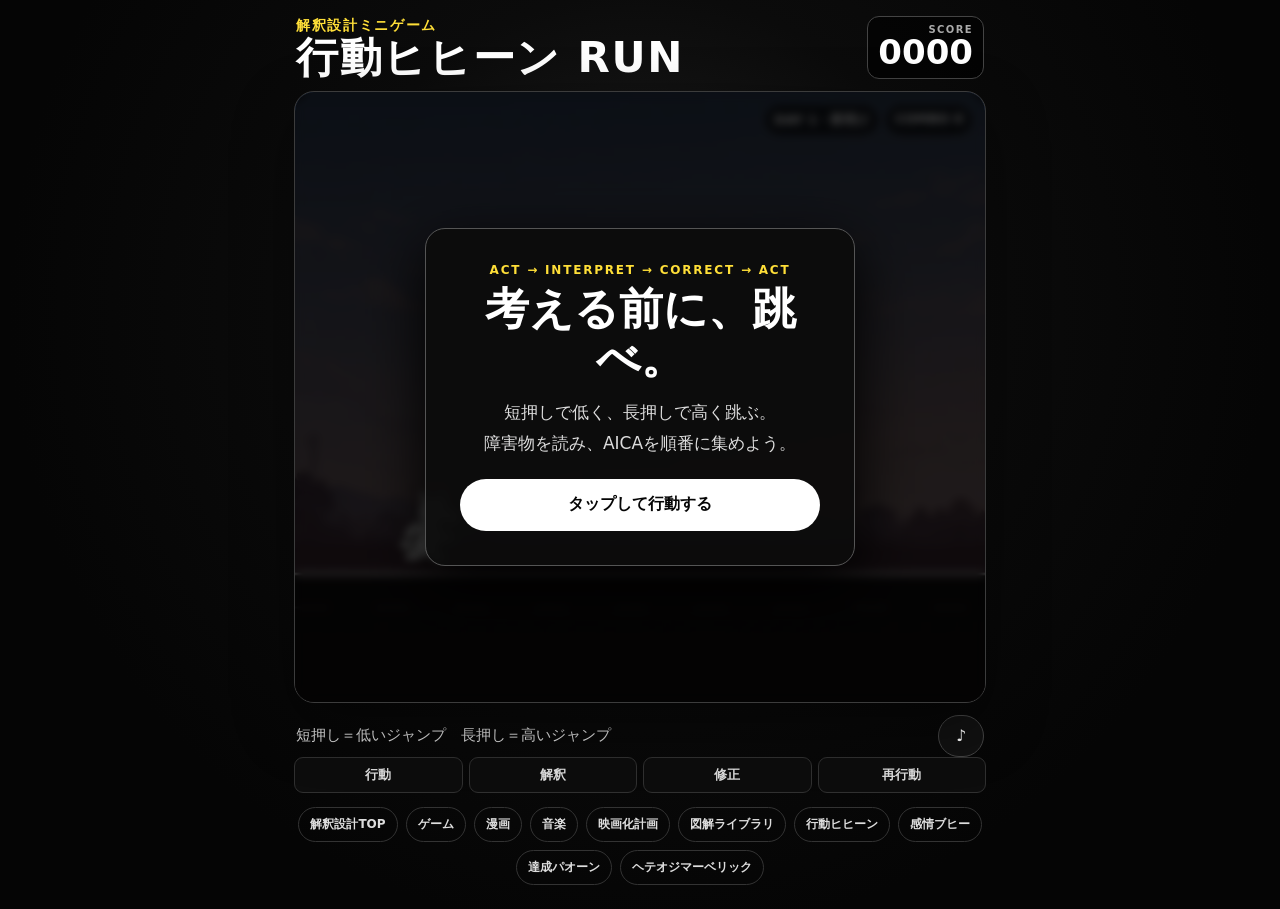
<file: docs/game-hihiin.html>
<!DOCTYPE html>
<html lang="ja">
<head>
<meta charset="UTF-8">
<meta name="viewport" content="width=device-width, initial-scale=1, viewport-fit=cover">
<meta name="theme-color" content="#050505">
<title>行動ヒヒーン RUN｜解釈設計研究所</title>
<meta name="description" content="行動ヒヒーンと障害物を飛び越え、行動・解釈・修正・再行動を集めるスマホ向けミニゲームです。">
<style>
    :root {
        color-scheme: dark;
        --bg: #050505;
        --panel: #111;
        --line: #333;
        --text: #fff;
        --muted: #aaa;
        --accent: #ffdf38;
        --danger: #ff4c4c;
        --cyan: #42ddff;
    }

    * {
        box-sizing: border-box;
        -webkit-tap-highlight-color: transparent;
    }

    html {
        background: var(--bg);
        overscroll-behavior: none;
    }

    body {
        min-height: 100vh;
        min-height: 100svh;
        margin: 0;
        background:
            radial-gradient(circle at 50% 34%, #202020 0, #0b0b0b 36%, #050505 72%);
        color: var(--text);
        font-family: "Yu Gothic", "Hiragino Kaku Gothic ProN", system-ui, sans-serif;
        overflow-x: hidden;
    }

    button,
    a {
        font: inherit;
    }

    .page-shell {
        width: min(100%, 720px);
        min-height: 100svh;
        margin: 0 auto;
        padding:
            max(14px, env(safe-area-inset-top))
            14px
            max(24px, env(safe-area-inset-bottom));
        display: flex;
        flex-direction: column;
        gap: 12px;
    }

    .game-header {
        display: flex;
        align-items: flex-end;
        justify-content: space-between;
        gap: 12px;
        padding: 2px 2px 0;
    }

    .title-group p {
        margin: 0 0 2px;
        color: var(--accent);
        font-size: clamp(11px, 2.8vw, 14px);
        font-weight: 800;
        letter-spacing: .12em;
    }

    h1 {
        margin: 0;
        font-size: clamp(25px, 7vw, 42px);
        line-height: 1;
        letter-spacing: .04em;
    }

    .score-board {
        min-width: 106px;
        padding: 7px 10px;
        border: 1px solid #444;
        border-radius: 12px;
        background: rgba(0, 0, 0, .64);
        text-align: right;
    }

    .score-board span {
        display: block;
        color: var(--muted);
        font-size: 10px;
        font-weight: 700;
        letter-spacing: .14em;
    }

    .score-board strong {
        display: block;
        font-size: clamp(22px, 6vw, 34px);
        line-height: 1.05;
        font-variant-numeric: tabular-nums;
    }

    .run-status {
        position: absolute;
        top: 12px;
        right: 12px;
        z-index: 2;
        display: flex;
        gap: 6px;
        pointer-events: none;
    }

    .run-status span {
        padding: 6px 9px;
        border: 1px solid rgba(255, 255, 255, .28);
        border-radius: 999px;
        background: rgba(0, 0, 0, .64);
        font-size: clamp(10px, 2.8vw, 13px);
        font-weight: 900;
    }

    .game-frame {
        position: relative;
        width: 100%;
        aspect-ratio: 1 / 1;
        min-height: 300px;
        max-height: min(68svh, 700px);
        border: 1px solid #3c3c3c;
        border-radius: 20px;
        overflow: hidden;
        background: #080808;
        box-shadow: 0 22px 60px rgba(0, 0, 0, .42);
        touch-action: manipulation;
        user-select: none;
    }

    canvas {
        display: block;
        width: 100%;
        height: 100%;
    }

    .hud-message {
        position: absolute;
        top: 13%;
        left: 50%;
        z-index: 3;
        width: min(88%, 440px);
        transform: translate(-50%, -8px);
        padding: 8px 14px;
        border: 1px solid rgba(255, 255, 255, .25);
        border-radius: 999px;
        background: rgba(0, 0, 0, .74);
        font-size: clamp(12px, 3.4vw, 17px);
        font-weight: 800;
        text-align: center;
        opacity: 0;
        transition: opacity .18s, transform .18s;
        pointer-events: none;
    }

    .hud-message.is-visible {
        opacity: 1;
        transform: translate(-50%, 0);
    }

    .overlay {
        position: absolute;
        inset: 0;
        z-index: 5;
        display: grid;
        place-items: center;
        padding: 24px;
        background: rgba(0, 0, 0, .72);
        backdrop-filter: blur(4px);
    }

    .overlay[hidden] {
        display: none;
    }

    .overlay-card {
        width: min(100%, 430px);
        padding: clamp(20px, 6vw, 34px);
        border: 1px solid #555;
        border-radius: 20px;
        background: rgba(12, 12, 12, .94);
        text-align: center;
        box-shadow: 0 20px 60px #000;
    }

    .overlay-kicker {
        margin: 0 0 7px;
        color: var(--accent);
        font-size: 12px;
        font-weight: 900;
        letter-spacing: .15em;
    }

    .overlay h2 {
        margin: 0;
        font-size: clamp(27px, 8vw, 44px);
        line-height: 1.12;
    }

    .overlay-copy {
        margin: 15px 0 20px;
        color: #ddd;
        font-size: clamp(14px, 3.8vw, 17px);
        line-height: 1.8;
    }

    .start-button {
        width: 100%;
        min-height: 52px;
        border: 0;
        border-radius: 999px;
        background: var(--text);
        color: #050505;
        font-weight: 900;
        cursor: pointer;
    }

    .start-button:focus-visible,
    .site-links a:focus-visible {
        outline: 3px solid var(--accent);
        outline-offset: 3px;
    }

    .controls {
        display: grid;
        grid-template-columns: 1fr auto;
        gap: 10px;
        align-items: center;
        padding: 0 2px;
    }

    .controls p {
        margin: 0;
        color: #ddd;
        font-size: clamp(12px, 3.2vw, 15px);
        line-height: 1.5;
    }

    .sound-button {
        min-width: 46px;
        min-height: 42px;
        border: 1px solid #444;
        border-radius: 999px;
        background: #111;
        color: #fff;
        cursor: pointer;
    }

    .aica-guide {
        display: grid;
        grid-template-columns: repeat(4, 1fr);
        gap: 6px;
    }

    .aica-guide span {
        padding: 8px 2px;
        border: 1px solid #303030;
        border-radius: 9px;
        background: #0d0d0d;
        color: #dcdcdc;
        font-size: clamp(10px, 2.8vw, 13px);
        font-weight: 800;
        text-align: center;
    }

    .site-links {
        display: flex;
        flex-wrap: wrap;
        justify-content: center;
        gap: 8px;
        margin-top: auto;
        padding-top: 2px;
    }

    .site-links a {
        padding: 8px 11px;
        border: 1px solid #333;
        border-radius: 999px;
        color: #ddd;
        font-size: 12px;
        font-weight: 700;
        text-decoration: none;
    }

    .site-links a:hover {
        border-color: #888;
        color: #fff;
    }

    .sr-only {
        position: absolute;
        width: 1px;
        height: 1px;
        padding: 0;
        margin: -1px;
        overflow: hidden;
        clip: rect(0, 0, 0, 0);
        white-space: nowrap;
        border: 0;
    }

    @media (min-width: 680px) and (min-height: 760px) {
        .page-shell {
            justify-content: center;
        }
    }

    @media (max-height: 680px) and (orientation: landscape) {
        body {
            overflow: hidden;
        }

        .page-shell {
            width: 100%;
            height: 100svh;
            min-height: 0;
            padding: max(6px, env(safe-area-inset-top)) max(8px, env(safe-area-inset-right)) max(6px, env(safe-area-inset-bottom)) max(8px, env(safe-area-inset-left));
            display: grid;
            grid-template-columns: minmax(0, 1fr) minmax(160px, 22vw);
            grid-template-rows: auto 1fr auto;
            gap: 6px 8px;
        }

        .game-header {
            grid-column: 2;
            grid-row: 1;
            display: block;
            padding: 0;
        }

        .title-group {
            display: none;
        }

        .score-board {
            width: 100%;
            min-width: 0;
            padding: 5px 8px;
        }

        .game-frame {
            grid-column: 1;
            grid-row: 1 / 4;
            width: 100%;
            height: calc(100svh - max(12px, env(safe-area-inset-top)) - max(12px, env(safe-area-inset-bottom)));
            min-height: 0;
            max-height: none;
            aspect-ratio: auto;
            border-radius: 14px;
        }

        .side-panel {
            grid-column: 2;
            grid-row: 2;
            align-self: center;
        }

        .controls {
            display: block;
        }

        .controls p {
            font-size: 11px;
        }

        .sound-button {
            width: 100%;
            min-height: 34px;
            margin-top: 6px;
        }

        .aica-guide {
            grid-template-columns: repeat(2, 1fr);
            margin-top: 6px;
        }

        .aica-guide span {
            padding: 5px 2px;
            font-size: 10px;
        }

        .site-links {
            grid-column: 2;
            grid-row: 3;
            gap: 4px;
            padding: 0;
        }

        .site-links a {
            padding: 5px 7px;
            font-size: 9px;
        }
    }

    @media (prefers-reduced-motion: reduce) {
        .hud-message {
            transition: none;
        }
    }
</style>
</head>
<body>
<main class="page-shell">
    <header class="game-header">
        <div class="title-group">
            <p>解釈設計ミニゲーム</p>
            <h1>行動ヒヒーン RUN</h1>
        </div>
        <div class="score-board" aria-live="polite">
            <span>SCORE</span>
            <strong id="score">0000</strong>
        </div>
    </header>

    <section class="game-frame" id="gameFrame" aria-label="行動ヒヒーンのジャンプゲーム">
        <canvas id="gameCanvas"></canvas>
        <div class="run-status" aria-live="polite">
            <span id="dayStatus">DAY 1・夜明け</span>
            <span id="comboStatus">COMBO 0</span>
        </div>
        <div class="hud-message" id="hudMessage" aria-live="polite"></div>

        <div class="overlay" id="startOverlay">
            <div class="overlay-card">
                <p class="overlay-kicker">ACT → INTERPRET → CORRECT → ACT</p>
                <h2>考える前に、跳べ。</h2>
                <p class="overlay-copy">
                    短押しで低く、長押しで高く跳ぶ。<br>
                    障害物を読み、AICAを順番に集めよう。
                </p>
                <button class="start-button" id="startButton" type="button">タップして行動する</button>
            </div>
        </div>

        <div class="overlay" id="gameOverOverlay" hidden>
            <div class="overlay-card">
                <p class="overlay-kicker">GAME OVER</p>
                <h2>止まっても、<br>再行動できる。</h2>
                <p class="overlay-copy">
                    SCORE <strong id="finalScore">0</strong><br>
                    BEST <strong id="bestScore">0</strong>
                </p>
                <button class="start-button" id="restartButton" type="button">もう一度、行動する</button>
            </div>
        </div>

        <p class="sr-only" id="gameStatus" aria-live="assertive"></p>
    </section>

    <div class="side-panel">
        <div class="controls">
            <p>短押し＝低いジャンプ　長押し＝高いジャンプ</p>
            <button class="sound-button" id="soundButton" type="button" aria-label="効果音をオフにする">♪</button>
        </div>

        <div class="aica-guide" aria-label="取得アイテム">
            <span>行動</span>
            <span>解釈</span>
            <span>修正</span>
            <span>再行動</span>
        </div>
    </div>

    <nav class="site-links" aria-label="解釈設計研究所">
        <a href="../index.html">解釈設計TOP</a>
        <a href="game-hihiin.html" aria-current="page">ゲーム</a>
        <a href="../manga/manga.html">漫画</a>
        <a href="../music/music.html">音楽</a>
        <a href="../movie/movie.html">映画化計画</a>
        <a href="../diagram-library/diagram-library.html">図解ライブラリ</a>
        <a href="../koudou-hihiin/koudou-hihiin.html">行動ヒヒーン</a>
        <a href="../kanjou-buhii/kanjou-buhii.html">感情ブヒー</a>
        <a href="../tassei-paoon/tassei-paoon.html">達成パオーン</a>
        <a href="../heteroji-maverick/heteroji-maverick.html">ヘテオジマーベリック</a>
    </nav>
</main>

<script>
(() => {
    "use strict";

    const canvas = document.getElementById("gameCanvas");
    const ctx = canvas.getContext("2d");
    const gameFrame = document.getElementById("gameFrame");
    const scoreElement = document.getElementById("score");
    const finalScoreElement = document.getElementById("finalScore");
    const bestScoreElement = document.getElementById("bestScore");
    const startOverlay = document.getElementById("startOverlay");
    const gameOverOverlay = document.getElementById("gameOverOverlay");
    const startButton = document.getElementById("startButton");
    const restartButton = document.getElementById("restartButton");
    const soundButton = document.getElementById("soundButton");
    const hudMessage = document.getElementById("hudMessage");
    const gameStatus = document.getElementById("gameStatus");
    const dayStatus = document.getElementById("dayStatus");
    const comboStatus = document.getElementById("comboStatus");

    const reducedMotion = window.matchMedia("(prefers-reduced-motion: reduce)").matches;
    const itemWords = ["行動", "解釈", "修正", "再行動"];
    const obstacleWords = ["不安", "先延ばし", "言い訳", "比較", "完璧主義"];
    const colors = ["#ffdf38", "#42ddff", "#ff7bcb", "#ffffff"];
    const imageBase = "images/game-hihiin/";
    const imageFiles = {
        run1: "hihiin/run-1.png",
        run2: "hihiin/run-2.png",
        jumpUp: "hihiin/jump-up.png",
        jumpDown: "hihiin/jump-down.png",
        hit: "hihiin/hit.png",
        gameOver: "hihiin/game-over.png",
        buhiiCheer: "buhii/cheer.png",
        buhiiCry: "buhii/cry.png",
        paoonCharge: "paoon/charge.png",
        paoonCelebrate: "paoon/celebrate.png",
        maverickDash: "maverick/dash.png",
        maverickPower: "maverick/power.png",
        bgDawn: "backgrounds/dawn.webp",
        bgMorning: "backgrounds/morning.webp",
        bgNoon: "backgrounds/noon.webp",
        bgSunset: "backgrounds/sunset.webp",
        bgNight: "backgrounds/night.webp",
        dawnReached: "backgrounds/dawn-reached-wide.webp"
    };

    const dayDuration = 75;
    const phaseDefinitions = [
        { key: "bgDawn", label: "夜明け", start: 0, end: .14, horizon: .68 },
        { key: "bgMorning", label: "朝", start: .14, end: .34, horizon: .68 },
        { key: "bgNoon", label: "昼", start: .34, end: .58, horizon: .68 },
        { key: "bgSunset", label: "夕方", start: .58, end: .78, horizon: .68 },
        { key: "bgNight", label: "夜", start: .78, end: 1, horizon: .68 }
    ];
    const obstaclePatterns = [
        [{ type: "low", gap: 2.05 }],
        [{ type: "low", gap: 1.6 }, { type: "low", gap: 2.05 }],
        [{ type: "wide", gap: 2.2 }],
        [{ type: "low", gap: 1.75 }, { type: "wide", gap: 2.25 }],
        [{ type: "tall", gap: 2.3 }]
    ];

    const images = {};
    let width = 0;
    let height = 0;
    let dpr = 1;
    let lastTime = 0;
    let animationId = 0;
    let state = "ready";
    let elapsed = 0;
    let score = 0;
    let itemScore = 0;
    let speed = 0;
    let obstacleTimer = 0;
    let itemTimer = 0;
    let nextObstacle = 1.45;
    let nextItem = 2.8;
    let scoreMultiplier = 1;
    let multiplierTimer = 0;
    let invincibleTimer = 0;
    let support = null;
    let messageTimer = 0;
    let jumpBuffer = 0;
    let jumpHeld = false;
    let jumpHoldTime = 0;
    let inputStartedAt = 0;
    let combo = 0;
    let bestCombo = 0;
    let justCount = 0;
    let aicaProgress = 0;
    let patternIndex = 0;
    let patternStep = 0;
    let currentPattern = obstaclePatterns[0];
    let currentDay = 1;
    let dawnCelebration = 0;
    let supportQueue = [];
    let supportSeenThisDay = { buhii: false, maverick: false };
    let soundEnabled = true;
    let audioContext = null;
    let bestScore = Number(localStorage.getItem("gameHihiinBest") || 0);
    let groundY = 0;

    const player = {
        x: 0,
        y: 0,
        width: 86,
        height: 86,
        velocityY: 0,
        onGround: true,
        runFrame: 0,
        frameTimer: 0
    };

    const obstacles = [];
    const items = [];
    const particles = [];

    function loadImages() {
        return Promise.all(Object.entries(imageFiles).map(([key, file]) => new Promise(resolve => {
            const image = new Image();
            image.onload = () => {
                images[key] = image;
                resolve();
            };
            image.onerror = () => resolve();
            image.src = imageBase + file;
        })));
    }

    function resize() {
        const rect = gameFrame.getBoundingClientRect();
        width = Math.max(300, rect.width);
        height = Math.max(300, rect.height);
        dpr = Math.min(window.devicePixelRatio || 1, 2);
        canvas.width = Math.round(width * dpr);
        canvas.height = Math.round(height * dpr);
        ctx.setTransform(dpr, 0, 0, dpr, 0, 0);
        groundY = height * 0.79;
        const gameScale = Math.min(width, height);
        player.width = Math.min(104, gameScale * 0.21);
        player.height = player.width;
        player.x = width * 0.1;
        if (state !== "playing" || player.onGround) {
            player.y = groundY - player.height;
        }
        draw();
    }

    function resetGame() {
        elapsed = 0;
        score = 0;
        itemScore = 0;
        speed = width * 0.25;
        obstacleTimer = 0;
        itemTimer = 0;
        nextObstacle = 2.1;
        nextItem = 2.3;
        scoreMultiplier = 1;
        multiplierTimer = 0;
        invincibleTimer = 0;
        support = null;
        messageTimer = 0;
        jumpBuffer = 0;
        jumpHeld = false;
        jumpHoldTime = 0;
        inputStartedAt = 0;
        combo = 0;
        bestCombo = 0;
        justCount = 0;
        aicaProgress = 0;
        patternIndex = 0;
        patternStep = 0;
        currentPattern = obstaclePatterns[0];
        currentDay = 1;
        dawnCelebration = 0;
        supportQueue = [];
        supportSeenThisDay = { buhii: false, maverick: false };
        obstacles.length = 0;
        items.length = 0;
        particles.length = 0;
        player.y = groundY - player.height;
        player.velocityY = 0;
        player.onGround = true;
        player.runFrame = 0;
        updateScore();
        updateRunStatus();
    }

    function startGame() {
        resetGame();
        state = "playing";
        startOverlay.hidden = true;
        gameOverOverlay.hidden = true;
        gameStatus.textContent = "ゲーム開始";
        lastTime = performance.now();
        cancelAnimationFrame(animationId);
        animationId = requestAnimationFrame(loop);
        beep(440, .055, "square", .035);
    }

    function endGame() {
        if (state !== "playing") return;
        state = "gameover";
        const finalScore = Math.floor(score);
        bestScore = Math.max(bestScore, finalScore);
        localStorage.setItem("gameHihiinBest", String(bestScore));
        finalScoreElement.textContent = finalScore;
        bestScoreElement.textContent = bestScore;
        gameOverOverlay.hidden = false;
        gameStatus.textContent = `ゲームオーバー。スコア${finalScore}`;
        beep(120, .18, "sawtooth", .05);
        draw();
    }

    function jump() {
        if (state !== "playing") return;
        jumpHeld = true;
        if (!player.onGround) {
            jumpBuffer = .2;
            return;
        }
        launchJump();
    }

    function launchJump() {
        player.velocityY = -height * 1.2;
        player.onGround = false;
        jumpHoldTime = 0;
        jumpBuffer = 0;
        beep(540, .07, "square", .025);
    }

    function releaseJump(event) {
        jumpHeld = false;
        const actualHoldTime = inputStartedAt
            ? Math.max(jumpHoldTime, (performance.now() - inputStartedAt) / 1000)
            : jumpHoldTime;
        inputStartedAt = 0;
        if (!player.onGround && player.velocityY < 0 && actualHoldTime < .24) {
            const isTouch = event && event.pointerType === "touch";
            const cut = isTouch
                ? (actualHoldTime < .13 ? .92 : .96)
                : .55;
            player.velocityY *= cut;
        }
    }

    function handleAction(event) {
        if (event && event.target instanceof Element && event.target.closest("button, a")) return;
        if (state === "playing") {
            inputStartedAt = performance.now();
            jump();
        }
    }

    function loop(now) {
        const dt = Math.min((now - lastTime) / 1000, .034);
        lastTime = now;
        update(dt);
        draw();
        if (state === "playing") {
            animationId = requestAnimationFrame(loop);
        }
    }

    function update(dt) {
        elapsed += dt;
        updateDayCycle();
        speed = Math.min(width * 0.55, width * (0.25 + elapsed * 0.0025));
        score += dt * 10 * scoreMultiplier;
        updateScore();

        jumpHoldTime += jumpHeld && !player.onGround ? dt : 0;
        const holdingBoost = jumpHeld && player.velocityY < 0 && jumpHoldTime < .24 ? .58 : 1;
        const gravity = height * 1.5 * holdingBoost;
        player.velocityY += gravity * dt;
        player.y += player.velocityY * dt;
        jumpBuffer = Math.max(0, jumpBuffer - dt);
        const floor = groundY - player.height;
        if (player.y >= floor) {
            player.y = floor;
            player.velocityY = 0;
            player.onGround = true;
            if (jumpBuffer > 0) launchJump();
        }

        player.frameTimer += dt;
        if (player.onGround && player.frameTimer >= .13) {
            player.frameTimer = 0;
            player.runFrame = 1 - player.runFrame;
        }

        obstacleTimer += dawnCelebration > 0 ? 0 : dt;
        itemTimer += dt;
        if (obstacleTimer >= nextObstacle) {
            obstacleTimer = 0;
            spawnObstacle();
        }
        if (itemTimer >= nextItem) {
            itemTimer = 0;
            nextItem = random(2.2, 3.7);
            spawnItem();
        }

        updateObstacles(dt);
        updateItems(dt);
        updateParticles(dt);
        updateSupport(dt);
        if (dawnCelebration > 0) dawnCelebration = Math.max(0, dawnCelebration - dt);

        if (multiplierTimer > 0) {
            multiplierTimer -= dt;
            if (multiplierTimer <= 0) {
                scoreMultiplier = 1;
                showMessage("感情を力に変えた");
            }
        }
        if (invincibleTimer > 0) {
            invincibleTimer -= dt;
            if (invincibleTimer <= 0) showMessage("自分の方向で、走り続ける");
        }
        if (messageTimer > 0) {
            messageTimer -= dt;
            if (messageTimer <= 0) hudMessage.classList.remove("is-visible");
        }

        checkTechniqueRewards();
    }

    function spawnObstacle() {
        const availablePatterns = Math.min(
            obstaclePatterns.length,
            2 + Math.floor(elapsed / 32)
        );
        if (patternStep >= currentPattern.length) {
            patternIndex = (patternIndex + 1) % availablePatterns;
            currentPattern = obstaclePatterns[patternIndex];
            patternStep = 0;
        }
        const step = currentPattern[patternStep++];
        const gameScale = Math.min(width, height);
        const dimensions = {
            low: { width: .105, height: .09 },
            wide: { width: .16, height: .095 },
            tall: { width: .11, height: .155 }
        }[step.type];
        const obstacleWidth = gameScale * dimensions.width;
        const obstacleHeight = gameScale * dimensions.height;
        nextObstacle = step.gap * Math.max(.8, 1 - elapsed / 260);
        obstacles.push({
            x: findSafeSpawnX(obstacleWidth, items),
            y: groundY - obstacleHeight,
            width: obstacleWidth,
            height: obstacleHeight,
            word: obstacleWords[Math.floor(Math.random() * obstacleWords.length)],
            passed: false,
            minClearance: Infinity
        });
    }

    function spawnItem() {
        const size = Math.min(width, height) * .105;
        const high = Math.random() > .45;
        items.push({
            x: findSafeSpawnX(size, obstacles),
            y: high ? groundY - player.height * 1.55 : groundY - player.height * .78,
            size,
            word: itemWords[aicaProgress],
            color: colors[aicaProgress],
            angle: 0
        });
    }

    function findSafeSpawnX(entityWidth, otherEntities) {
        const margin = width * .18;
        let candidate = width + 20;
        for (const other of otherEntities) {
            const otherWidth = other.width || other.size || 0;
            const candidateEnd = candidate + entityWidth;
            const otherStart = other.x - margin;
            const otherEnd = other.x + otherWidth + margin;
            if (candidateEnd > otherStart && candidate < otherEnd) {
                candidate = otherEnd;
            }
        }
        return candidate;
    }

    function updateObstacles(dt) {
        const playerBox = insetBox(player.x, player.y, player.width, player.height, .34, .26);
        for (let index = obstacles.length - 1; index >= 0; index--) {
            const obstacle = obstacles[index];
            obstacle.x -= speed * dt;
            const horizontalOverlap = (
                player.x + player.width > obstacle.x &&
                player.x < obstacle.x + obstacle.width
            );
            if (horizontalOverlap) {
                obstacle.minClearance = Math.min(
                    obstacle.minClearance,
                    obstacle.y - (player.y + player.height)
                );
            }
            if (!obstacle.passed && obstacle.x + obstacle.width < player.x) {
                obstacle.passed = true;
                combo += 1;
                bestCombo = Math.max(bestCombo, combo);
                const just = obstacle.minClearance >= -3 && obstacle.minClearance <= height * .055;
                if (just) {
                    justCount += 1;
                    score += (15 + combo * 2) * scoreMultiplier;
                    showMessage(`JUST JUMP！ COMBO ${combo}`);
                    createBurst(player.x + player.width * .65, groundY - 8, "#ffdf38", 8);
                } else {
                    score += (5 + Math.min(combo, 10)) * scoreMultiplier;
                }
                updateRunStatus();
            }
            if (obstacle.x + obstacle.width < -30) {
                obstacles.splice(index, 1);
                continue;
            }
            if (invincibleTimer <= 0 && overlaps(playerBox, insetBox(
                obstacle.x,
                obstacle.y,
                obstacle.width,
                obstacle.height,
                .08,
                .05
            ))) {
                createBurst(player.x + player.width * .65, player.y + player.height * .55, "#ff4c4c", 15);
                combo = 0;
                updateRunStatus();
                endGame();
                return;
            }
        }
    }

    function updateItems(dt) {
        const playerBox = insetBox(player.x, player.y, player.width, player.height, .18, .18);
        for (let index = items.length - 1; index >= 0; index--) {
            const item = items[index];
            item.x -= speed * dt;
            item.angle += dt * 2.4;
            if (item.x + item.size < -20) {
                items.splice(index, 1);
                continue;
            }
            if (overlaps(playerBox, {
                x: item.x + item.size * .15,
                y: item.y + item.size * .15,
                width: item.size * .7,
                height: item.size * .7
            })) {
                itemScore += 20;
                score += 20 * scoreMultiplier;
                aicaProgress += 1;
                if (aicaProgress >= itemWords.length) {
                    aicaProgress = 0;
                    score += 100 * scoreMultiplier;
                    showMessage("AICA完成！ 達成パオーン");
                    requestSupport("paoon");
                } else {
                    showMessage(`${item.word} ＋${20 * scoreMultiplier}`);
                }
                createBurst(item.x + item.size / 2, item.y + item.size / 2, item.color, 12);
                beep(760, .08, "sine", .035);
                items.splice(index, 1);
            }
        }
    }

    function checkTechniqueRewards() {
        const dayProgress = (elapsed % dayDuration) / dayDuration;
        if ((combo >= 5 || dayProgress >= .28) && !supportSeenThisDay.buhii) {
            supportSeenThisDay.buhii = true;
            requestSupport("buhii");
        }
        if ((justCount >= 3 || dayProgress >= .62) && !supportSeenThisDay.maverick) {
            supportSeenThisDay.maverick = true;
            requestSupport("maverick");
        }
    }

    function requestSupport(type) {
        if (support) {
            if (!supportQueue.includes(type)) supportQueue.push(type);
            return;
        }
        triggerSupport(type);
    }

    function triggerSupport(type) {
        if (type === "buhii") {
            support = {
                type,
                image: "buhiiCheer",
                x: width,
                y: height * .12,
                duration: 2.4,
                total: 2.4
            };
            scoreMultiplier = 2;
            multiplierTimer = 6;
            showMessage("感情ブヒー！ SCORE ×2");
            beep(660, .12, "triangle", .04);
        } else if (type === "paoon") {
            support = {
                type,
                image: "paoonCharge",
                x: width,
                y: groundY - height * .25,
                duration: 2.2,
                total: 2.2
            };
            score += obstacles.length * 12 + 50;
            obstacles.length = 0;
            showMessage("達成パオーン！ 障害物を突破");
            createBurst(width * .55, groundY * .78, "#ffdf38", 24);
            beep(240, .18, "square", .045);
        } else {
            support = {
                type,
                image: "maverickDash",
                x: width,
                y: height * .18,
                duration: 2.6,
                total: 2.6
            };
            invincibleTimer = 8;
            showMessage("ヘテオジマーベリック！ 8秒無敵");
            beep(920, .16, "sawtooth", .035);
        }
    }

    function updateSupport(dt) {
        if (!support) return;
        support.duration -= dt;
        const progress = 1 - support.duration / support.total;
        if (support.type === "buhii") {
            support.x = width * (1.05 - Math.min(progress * 2, 1) * .36);
        } else if (support.type === "paoon") {
            support.x = width * (1.05 - progress * 1.75);
        } else {
            support.x = width * (1.1 - progress * 1.9);
        }
        if (support.duration <= 0) {
            support = null;
            const next = supportQueue.shift();
            if (next) triggerSupport(next);
        }
    }

    function updateDayCycle() {
        const day = Math.floor(elapsed / dayDuration) + 1;
        if (day > currentDay) {
            currentDay = day;
            supportSeenThisDay = { buhii: false, maverick: false };
            dawnCelebration = 3.2;
            obstacles.length = 0;
            invincibleTimer = Math.max(invincibleTimer, 4);
            score += 250 * currentDay;
            showMessage(`DAY ${currentDay}　夜明け到達！`);
            requestSupport("paoon");
        }
        updateRunStatus();
    }

    function getDayPhase() {
        const progress = (elapsed % dayDuration) / dayDuration;
        return phaseDefinitions.find(phase => progress >= phase.start && progress < phase.end)
            || phaseDefinitions[phaseDefinitions.length - 1];
    }

    function createBurst(x, y, color, count) {
        if (reducedMotion) count = Math.min(count, 5);
        for (let i = 0; i < count; i++) {
            const angle = Math.random() * Math.PI * 2;
            const velocity = random(35, 145);
            particles.push({
                x,
                y,
                vx: Math.cos(angle) * velocity,
                vy: Math.sin(angle) * velocity,
                size: random(2, 6),
                life: random(.35, .8),
                color
            });
        }
    }

    function updateParticles(dt) {
        for (let index = particles.length - 1; index >= 0; index--) {
            const particle = particles[index];
            particle.life -= dt;
            particle.x += particle.vx * dt;
            particle.y += particle.vy * dt;
            particle.vy += height * .3 * dt;
            if (particle.life <= 0) particles.splice(index, 1);
        }
    }

    function draw() {
        ctx.clearRect(0, 0, width, height);
        drawBackground();
        drawItems();
        drawObstacles();
        drawPlayer();
        drawSupport();
        drawParticles();
        drawPowerStatus();
        drawDawnCelebration();
    }

    function drawBackground() {
        const phase = getDayPhase();
        const background = images[phase.key];
        if (background) {
            drawBackgroundImage(background, phase.horizon);
            ctx.fillStyle = phase.label === "昼" || phase.label === "朝"
                ? "rgba(0,0,0,.2)"
                : "rgba(0,0,0,.08)";
            ctx.fillRect(0, 0, width, height);
        } else {
            ctx.fillStyle = "#080808";
            ctx.fillRect(0, 0, width, height);
        }

        ctx.fillStyle = "rgba(8,8,8,.86)";
        ctx.fillRect(0, groundY, width, height - groundY);
        ctx.strokeStyle = "#f4f4f4";
        ctx.lineWidth = 2;
        ctx.beginPath();
        ctx.moveTo(0, groundY);
        ctx.lineTo(width, groundY);
        ctx.stroke();

        ctx.strokeStyle = "rgba(255,255,255,.12)";
        ctx.lineWidth = 2;
        for (let x = -(elapsed * speed * .65) % 80; x < width; x += 80) {
            ctx.beginPath();
            ctx.moveTo(x, groundY + height * .055);
            ctx.lineTo(x + 34, groundY + height * .055);
            ctx.stroke();
        }
    }

    function drawBackgroundImage(image, sourceHorizonRatio) {
        const sourceWidth = image.naturalWidth;
        const sourceHeight = image.naturalHeight;
        const scale = width / sourceWidth;
        const drawHeight = sourceHeight * scale;
        const sourceHorizon = sourceHeight * sourceHorizonRatio;
        const targetHorizon = groundY - height * .055;
        const drawY = targetHorizon - sourceHorizon * scale;

        ctx.fillStyle = "#0b1422";
        ctx.fillRect(0, 0, width, height);
        ctx.drawImage(image, 0, drawY, width, drawHeight);
    }

    function drawDawnCelebration() {
        if (dawnCelebration <= 0) return;
        const image = images.dawnReached;
        const alpha = Math.min(1, dawnCelebration / .45, (3.2 - dawnCelebration) / .45);
        ctx.save();
        ctx.globalAlpha = Math.max(0, alpha);
        if (image) {
            ctx.fillStyle = "#07101e";
            ctx.fillRect(0, 0, width, height);
            const scale = Math.min(width / image.naturalWidth, height / image.naturalHeight);
            const drawWidth = image.naturalWidth * scale;
            const drawHeight = image.naturalHeight * scale;
            ctx.drawImage(image, (width - drawWidth) / 2, (height - drawHeight) / 2, drawWidth, drawHeight);
        }
        ctx.fillStyle = "rgba(0,0,0,.28)";
        ctx.fillRect(0, 0, width, height);
        ctx.fillStyle = "#fff";
        ctx.textAlign = "center";
        ctx.textBaseline = "middle";
        ctx.font = `900 ${Math.max(28, width * .09)}px "Yu Gothic", sans-serif`;
        ctx.fillText(`DAY ${currentDay}`, width / 2, height * .28);
        ctx.font = `800 ${Math.max(16, width * .045)}px "Yu Gothic", sans-serif`;
        ctx.fillText("夜明け到達", width / 2, height * .37);
        ctx.restore();
    }

    function drawPlayer() {
        let key = "run1";
        if (state === "gameover") key = "gameOver";
        else if (!player.onGround) key = player.velocityY < 0 ? "jumpUp" : "jumpDown";
        else key = player.runFrame ? "run2" : "run1";

        const image = images[key];
        if (invincibleTimer > 0) {
            ctx.save();
            ctx.shadowColor = "#42ddff";
            ctx.shadowBlur = 22;
            ctx.globalAlpha = .7 + Math.sin(elapsed * 18) * .25;
            drawImageContain(image, player.x, player.y, player.width, player.height);
            ctx.restore();
        } else {
            drawImageContain(image, player.x, player.y, player.width, player.height);
        }
    }

    function drawObstacles() {
        for (const obstacle of obstacles) {
            ctx.save();
            ctx.fillStyle = "#101010";
            ctx.strokeStyle = "#efefef";
            ctx.lineWidth = 2;
            roundedRect(obstacle.x, obstacle.y, obstacle.width, obstacle.height, 10);
            ctx.fill();
            ctx.stroke();
            ctx.fillStyle = "#fff";
            ctx.font = `900 ${Math.max(12, obstacle.width * .17)}px "Yu Gothic", sans-serif`;
            ctx.textAlign = "center";
            ctx.textBaseline = "middle";
            wrapObstacleText(obstacle.word, obstacle.x + obstacle.width / 2, obstacle.y + obstacle.height / 2, obstacle.width * .84);
            ctx.restore();
        }
    }

    function drawItems() {
        for (const item of items) {
            const centerX = item.x + item.size / 2;
            const centerY = item.y + item.size / 2;
            ctx.save();
            ctx.translate(centerX, centerY);
            ctx.rotate(Math.sin(item.angle) * .08);
            ctx.shadowColor = item.color;
            ctx.shadowBlur = 16;
            ctx.fillStyle = "#050505";
            ctx.strokeStyle = item.color;
            ctx.lineWidth = 3;
            ctx.beginPath();
            ctx.arc(0, 0, item.size * .43, 0, Math.PI * 2);
            ctx.fill();
            ctx.stroke();
            ctx.shadowBlur = 0;
            ctx.fillStyle = item.color;
            ctx.font = `900 ${Math.max(11, item.size * .23)}px "Yu Gothic", sans-serif`;
            ctx.textAlign = "center";
            ctx.textBaseline = "middle";
            ctx.fillText(item.word, 0, 1);
            ctx.restore();
        }
    }

    function drawSupport() {
        if (!support) return;
        let size = height * .27;
        if (support.type === "maverick") size = height * .31;
        const image = images[support.image];
        ctx.save();
        if (support.type === "maverick") {
            ctx.shadowColor = "#42ddff";
            ctx.shadowBlur = 26;
        } else if (support.type === "paoon") {
            ctx.shadowColor = "#ffdf38";
            ctx.shadowBlur = 18;
        }
        drawImageContain(image, support.x - size / 2, support.y, size, size);
        ctx.restore();
    }

    function drawParticles() {
        for (const particle of particles) {
            ctx.globalAlpha = Math.max(0, particle.life * 1.6);
            ctx.fillStyle = particle.color;
            ctx.beginPath();
            ctx.arc(particle.x, particle.y, particle.size, 0, Math.PI * 2);
            ctx.fill();
        }
        ctx.globalAlpha = 1;
    }

    function drawPowerStatus() {
        const labels = [];
        if (scoreMultiplier > 1) labels.push(`感情 ×${scoreMultiplier}`);
        if (invincibleTimer > 0) labels.push(`無敵 ${Math.ceil(invincibleTimer)}秒`);
        if (!labels.length) return;
        ctx.save();
        ctx.font = `800 ${Math.max(11, width * .028)}px "Yu Gothic", sans-serif`;
        ctx.textAlign = "left";
        ctx.textBaseline = "top";
        let x = width * .035;
        for (const label of labels) {
            const textWidth = ctx.measureText(label).width;
            ctx.fillStyle = "rgba(0,0,0,.72)";
            roundedRect(x, height * .035, textWidth + 22, 29, 15);
            ctx.fill();
            ctx.strokeStyle = label.startsWith("無敵") ? "#42ddff" : "#ffdf38";
            ctx.stroke();
            ctx.fillStyle = "#fff";
            ctx.fillText(label, x + 11, height * .035 + 7);
            x += textWidth + 30;
        }
        ctx.restore();
    }

    function drawImageContain(image, x, y, boxWidth, boxHeight) {
        if (!image || !image.naturalWidth) {
            ctx.fillStyle = "#fff";
            ctx.fillRect(x + boxWidth * .18, y + boxHeight * .18, boxWidth * .64, boxHeight * .64);
            return;
        }
        const scale = Math.min(boxWidth / image.naturalWidth, boxHeight / image.naturalHeight);
        const drawWidth = image.naturalWidth * scale;
        const drawHeight = image.naturalHeight * scale;
        ctx.drawImage(
            image,
            x + (boxWidth - drawWidth) / 2,
            y + (boxHeight - drawHeight) / 2,
            drawWidth,
            drawHeight
        );
    }

    function wrapObstacleText(text, x, y, maxWidth) {
        if (ctx.measureText(text).width <= maxWidth) {
            ctx.fillText(text, x, y);
            return;
        }
        const split = text === "完璧主義" ? ["完璧", "主義"] : [text.slice(0, 2), text.slice(2)];
        ctx.fillText(split[0], x, y - 10);
        ctx.fillText(split[1], x, y + 12);
    }

    function roundedRect(x, y, boxWidth, boxHeight, radius) {
        const r = Math.min(radius, boxWidth / 2, boxHeight / 2);
        ctx.beginPath();
        ctx.moveTo(x + r, y);
        ctx.arcTo(x + boxWidth, y, x + boxWidth, y + boxHeight, r);
        ctx.arcTo(x + boxWidth, y + boxHeight, x, y + boxHeight, r);
        ctx.arcTo(x, y + boxHeight, x, y, r);
        ctx.arcTo(x, y, x + boxWidth, y, r);
        ctx.closePath();
    }

    function insetBox(x, y, boxWidth, boxHeight, xInset, yInset) {
        return {
            x: x + boxWidth * xInset,
            y: y + boxHeight * yInset,
            width: boxWidth * (1 - xInset * 2),
            height: boxHeight * (1 - yInset * 2)
        };
    }

    function overlaps(a, b) {
        return (
            a.x < b.x + b.width &&
            a.x + a.width > b.x &&
            a.y < b.y + b.height &&
            a.y + a.height > b.y
        );
    }

    function random(min, max) {
        return min + Math.random() * (max - min);
    }

    function updateScore() {
        scoreElement.textContent = String(Math.floor(score)).padStart(4, "0");
    }

    function updateRunStatus() {
        const phase = getDayPhase();
        dayStatus.textContent = `DAY ${currentDay}・${phase.label}`;
        comboStatus.textContent = `COMBO ${combo}`;
    }

    function showMessage(text) {
        hudMessage.textContent = text;
        hudMessage.classList.add("is-visible");
        messageTimer = 2.1;
    }

    function beep(frequency, duration, type, volume) {
        if (!soundEnabled) return;
        try {
            audioContext ||= new (window.AudioContext || window.webkitAudioContext)();
            const oscillator = audioContext.createOscillator();
            const gain = audioContext.createGain();
            oscillator.type = type;
            oscillator.frequency.value = frequency;
            gain.gain.setValueAtTime(volume, audioContext.currentTime);
            gain.gain.exponentialRampToValueAtTime(.0001, audioContext.currentTime + duration);
            oscillator.connect(gain);
            gain.connect(audioContext.destination);
            oscillator.start();
            oscillator.stop(audioContext.currentTime + duration);
        } catch (_error) {
            soundEnabled = false;
        }
    }

    startButton.addEventListener("click", startGame);
    restartButton.addEventListener("click", startGame);
    gameFrame.addEventListener("pointerdown", handleAction);
    gameFrame.addEventListener("pointerup", releaseJump);
    gameFrame.addEventListener("pointercancel", releaseJump);
    gameFrame.addEventListener("pointerleave", releaseJump);
    window.addEventListener("keydown", event => {
        if (event.code !== "Space" && event.code !== "ArrowUp") return;
        event.preventDefault();
        if (event.repeat) return;
        if (state === "playing") jump();
        else startGame();
    });
    window.addEventListener("keyup", event => {
        if (event.code === "Space" || event.code === "ArrowUp") releaseJump();
    });
    soundButton.addEventListener("click", () => {
        soundEnabled = !soundEnabled;
        soundButton.textContent = soundEnabled ? "♪" : "×";
        soundButton.setAttribute("aria-label", soundEnabled ? "効果音をオフにする" : "効果音をオンにする");
        if (soundEnabled) beep(520, .06, "sine", .03);
    });
    window.addEventListener("resize", resize);
    document.addEventListener("visibilitychange", () => {
        if (document.hidden && state === "playing") {
            lastTime = performance.now();
        }
    });

    loadImages().finally(() => {
        resize();
        bestScoreElement.textContent = bestScore;
    });
})();
</script>
</body>
</html>
</file>
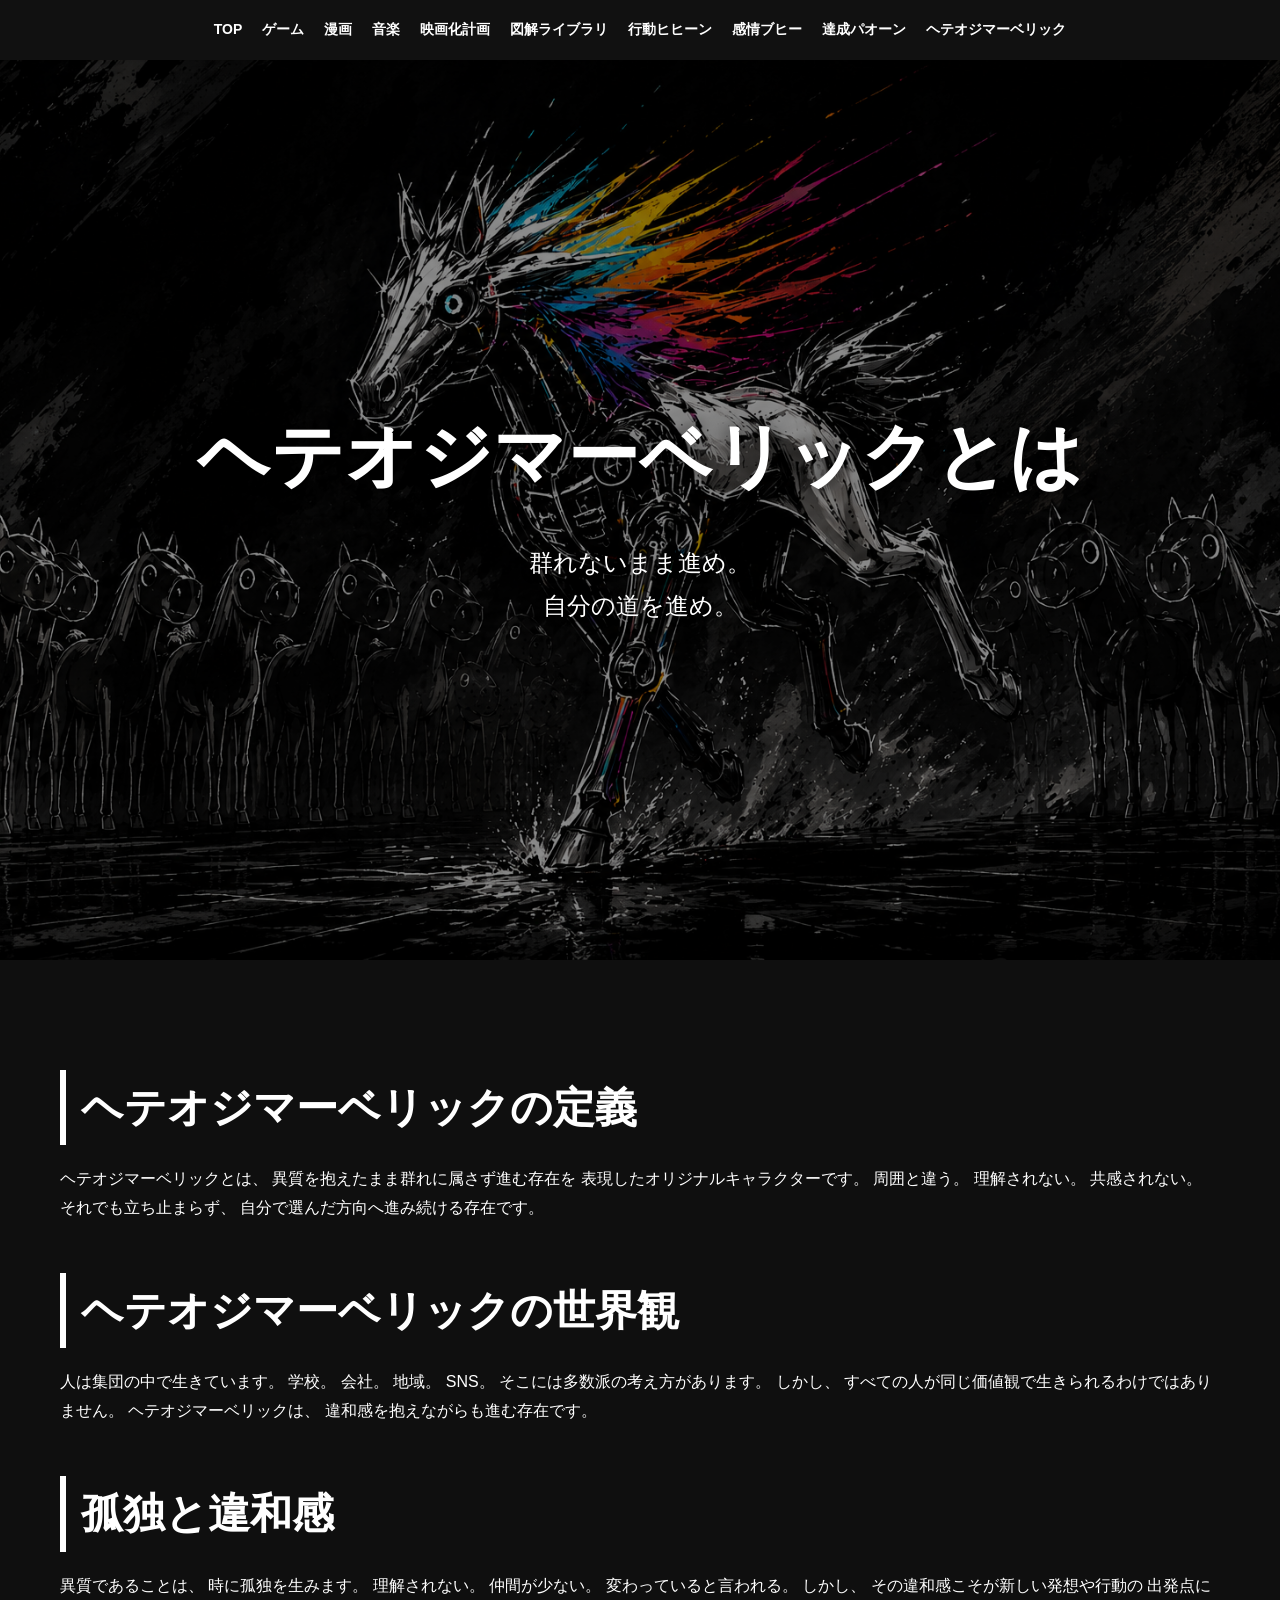
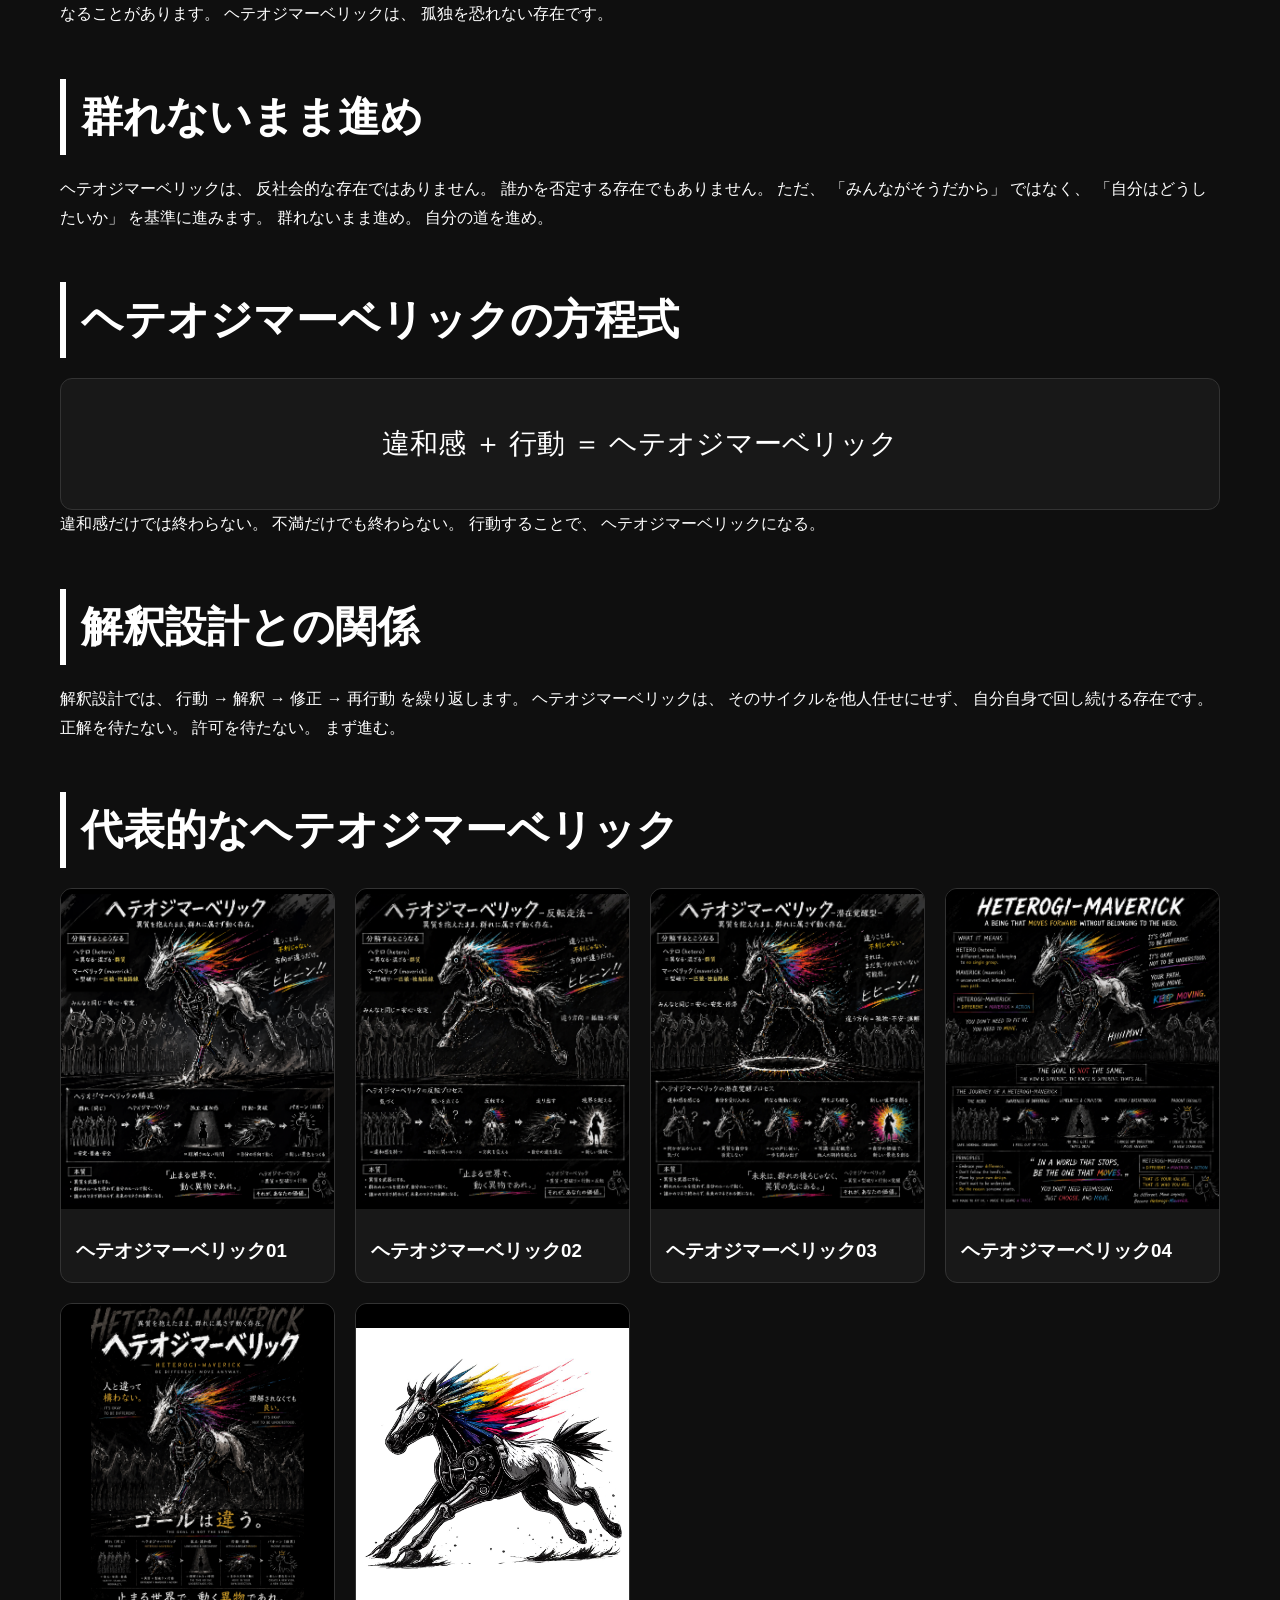
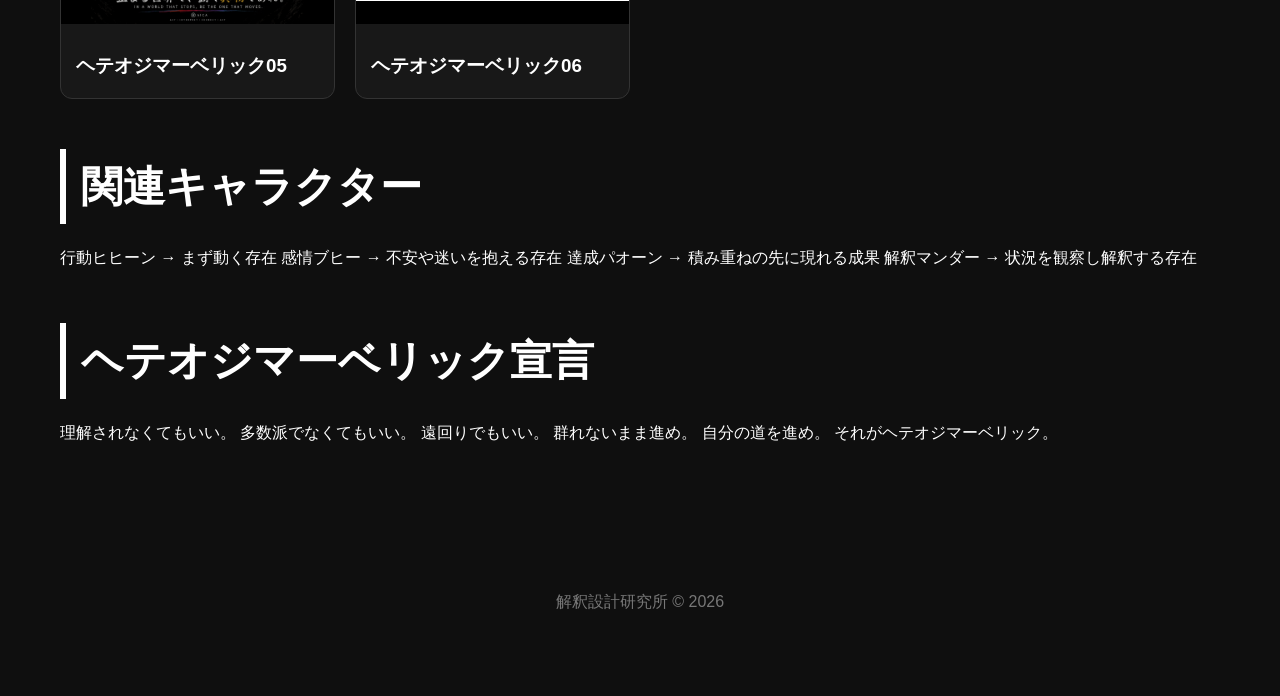
<file: heteroji-maverick/heteroji-maverick.html>
<!DOCTYPE html>

<html lang="ja">

<head>
<meta charset="UTF-8">
<meta name="viewport" content="width=device-width, initial-scale=1.0">
<link rel="stylesheet" href="../style.css">

<title>ヘテオジマーベリックとは｜解釈設計研究所</title>

<meta name="description"
content="ヘテオジマーベリックとは、異質を抱えたまま群れに属さず自分の道を進むオリジナルキャラクターです。">

</head>

<body>

<nav class="main-nav" aria-label="メインメニュー">
        <a href="../index.html">TOP</a>
        <a href="../docs/game-hihiin.html">ゲーム</a>
        <a href="../manga/manga.html">漫画</a>
        <a href="../music/music.html">音楽</a>
        <a href="../movie/movie.html">映画化計画</a>
        <a href="../diagram-library/diagram-library.html">図解ライブラリ</a>
        <a href="../koudou-hihiin/koudou-hihiin.html">行動ヒヒーン</a>
        <a href="../kanjou-buhii/kanjou-buhii.html">感情ブヒー</a>
        <a href="../tassei-paoon/tassei-paoon.html">達成パオーン</a>
        <a href="../heteroji-maverick/heteroji-maverick.html">ヘテオジマーベリック</a>
    </nav>

<section class="hero">

<img
src="../images/hero_heteroji_maverick.png"
alt="ヘテオジマーベリック">

<div class="hero-content">

<h1>ヘテオジマーベリックとは</h1>

<p>
群れないまま進め。<br>
自分の道を進め。
</p>

</div>

</section>

<div class="container">

<h2 class="section-title">
ヘテオジマーベリックの定義
</h2>

<p>
ヘテオジマーベリックとは、
異質を抱えたまま群れに属さず進む存在を
表現したオリジナルキャラクターです。

周囲と違う。

理解されない。

共感されない。

それでも立ち止まらず、
自分で選んだ方向へ進み続ける存在です。

</p>

<h2 class="section-title">
ヘテオジマーベリックの世界観
</h2>

<p>
人は集団の中で生きています。

学校。

会社。

地域。

SNS。

そこには多数派の考え方があります。

しかし、
すべての人が同じ価値観で生きられるわけではありません。

ヘテオジマーベリックは、
違和感を抱えながらも進む存在です。

</p>

<h2 class="section-title">
孤独と違和感
</h2>

<p>
異質であることは、
時に孤独を生みます。

理解されない。

仲間が少ない。

変わっていると言われる。

しかし、
その違和感こそが新しい発想や行動の
出発点になることがあります。

ヘテオジマーベリックは、
孤独を恐れない存在です。

</p>

<h2 class="section-title">
群れないまま進め
</h2>

<p>
ヘテオジマーベリックは、
反社会的な存在ではありません。

誰かを否定する存在でもありません。

ただ、

「みんながそうだから」

ではなく、

「自分はどうしたいか」

を基準に進みます。

群れないまま進め。

自分の道を進め。

</p>

<h2 class="section-title">
ヘテオジマーベリックの方程式
</h2>

<div class="aica">

違和感 ＋ 行動

＝ ヘテオジマーベリック

</div>

<p>
違和感だけでは終わらない。

不満だけでも終わらない。

行動することで、
ヘテオジマーベリックになる。

</p>

<h2 class="section-title">
解釈設計との関係
</h2>

<p>
解釈設計では、

行動 → 解釈 → 修正 → 再行動

を繰り返します。

ヘテオジマーベリックは、
そのサイクルを他人任せにせず、
自分自身で回し続ける存在です。

正解を待たない。

許可を待たない。

まず進む。

</p>

<h2 class="section-title">
代表的なヘテオジマーベリック
</h2>

<div class="gallery">

<div class="card">
<img src="../images/hm_01.png" alt="ヘテオジマーベリック01">
<h3>ヘテオジマーベリック01</h3>
</div>

<div class="card">
<img src="../images/hm_02.png" alt="ヘテオジマーベリック02">
<h3>ヘテオジマーベリック02</h3>
</div>

<div class="card">
<img src="../images/hm_03.png" alt="ヘテオジマーベリック03">
<h3>ヘテオジマーベリック03</h3>
</div>

<div class="card">
<img src="../images/hm_04.png" alt="ヘテオジマーベリック04">
<h3>ヘテオジマーベリック04</h3>
</div>

<div class="card">
<img src="../images/hm_05.png" alt="ヘテオジマーベリック05">
<h3>ヘテオジマーベリック05</h3>
</div>

<div class="card">
<img src="../images/hm_06.jpg" alt="ヘテオジマーベリック06" loading="lazy">
<h3>ヘテオジマーベリック06</h3>
</div>

</div>

<h2 class="section-title">
関連キャラクター
</h2>

<p>
行動ヒヒーン →
まず動く存在

感情ブヒー →
不安や迷いを抱える存在

達成パオーン →
積み重ねの先に現れる成果

解釈マンダー →
状況を観察し解釈する存在

</p>

<h2 class="section-title">
ヘテオジマーベリック宣言
</h2>

<p>
理解されなくてもいい。

多数派でなくてもいい。

遠回りでもいい。

群れないまま進め。

自分の道を進め。

それがヘテオジマーベリック。

</p>

</div>

<footer>

解釈設計研究所 © 2026

</footer>

</body>
</html>
</file>
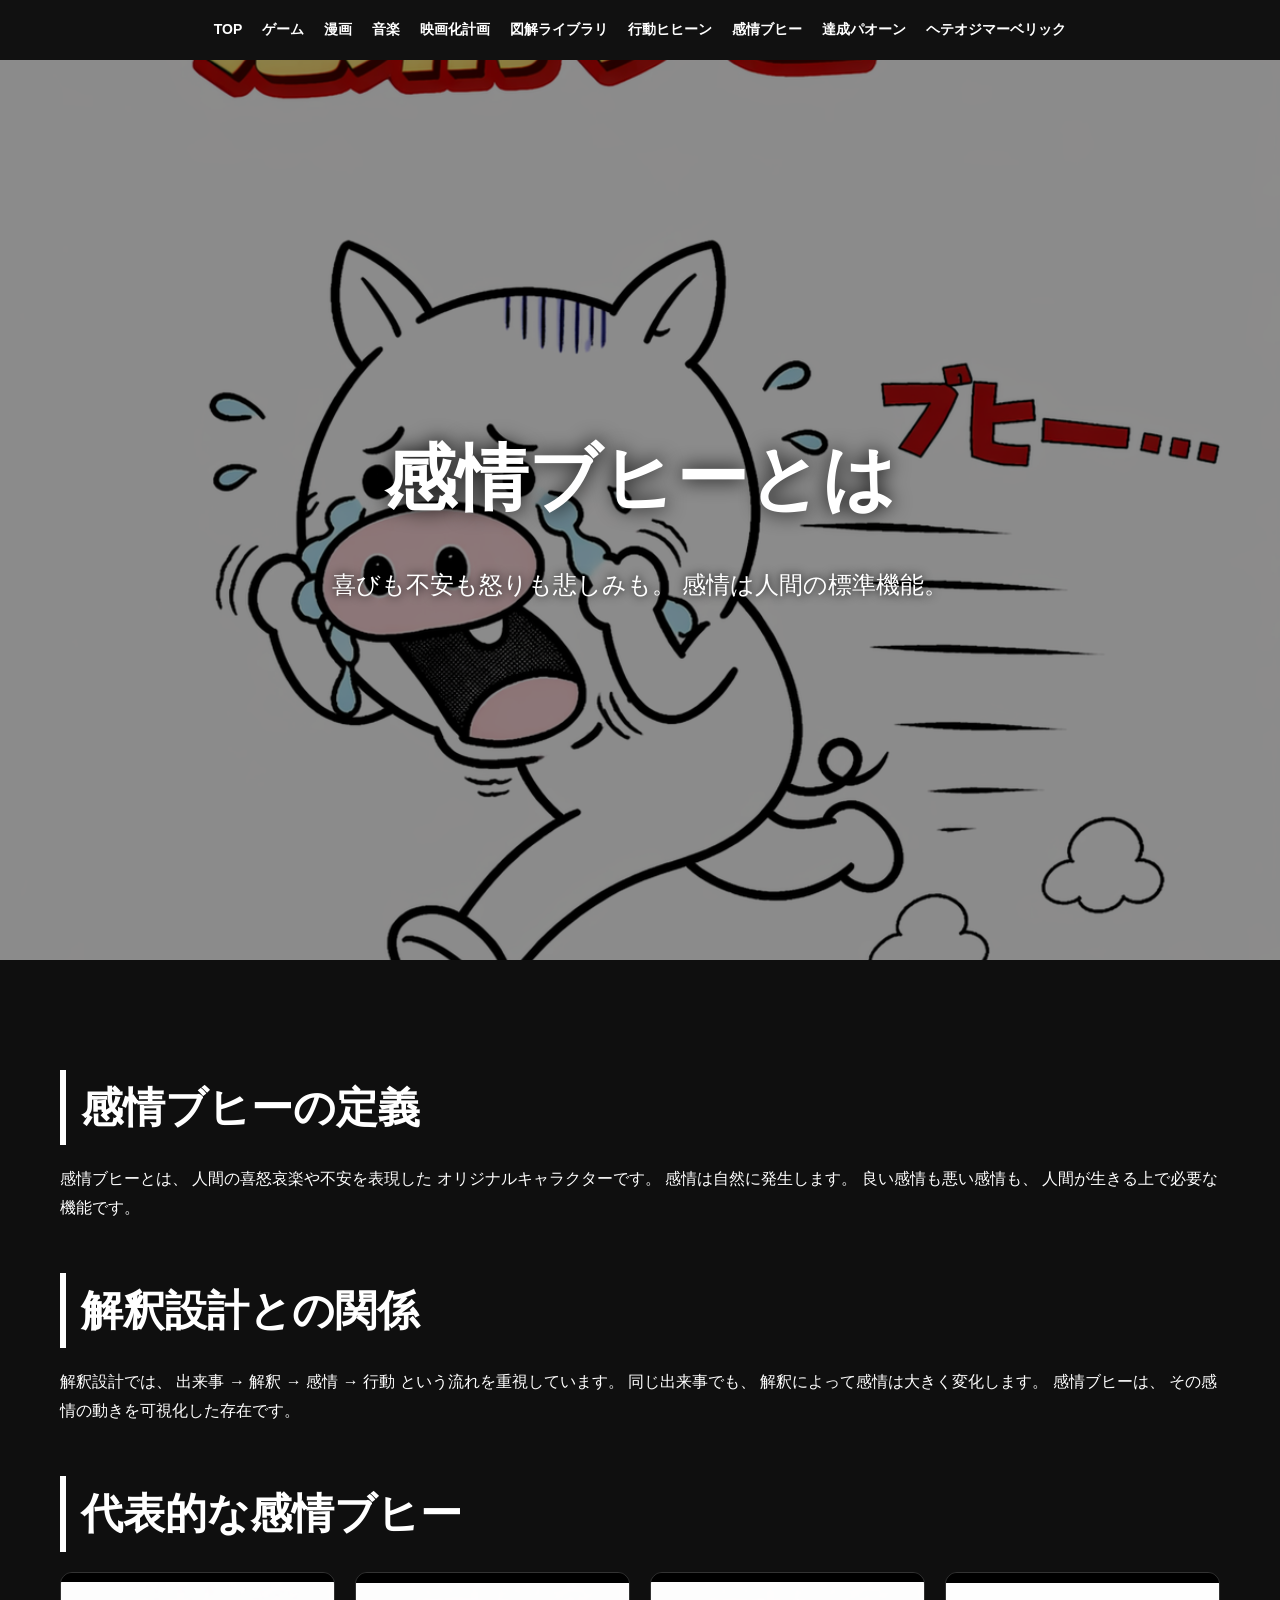
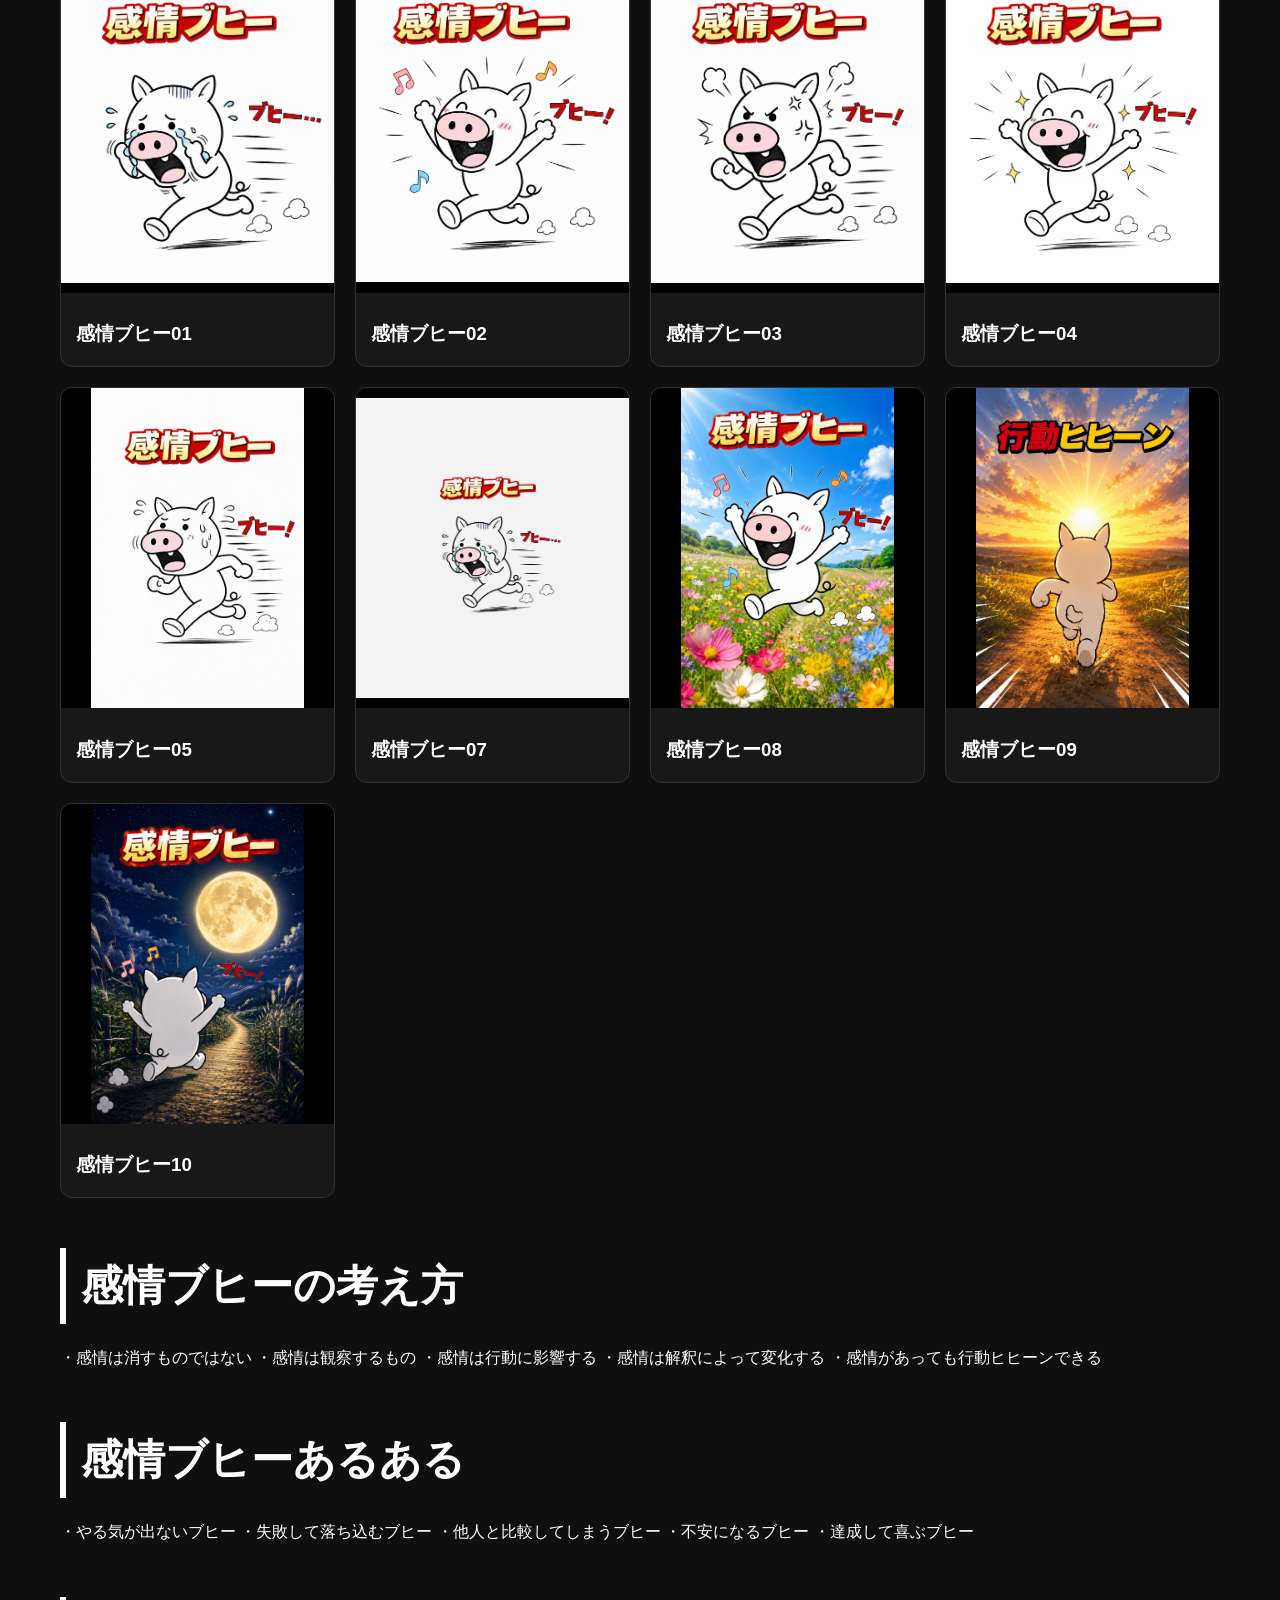
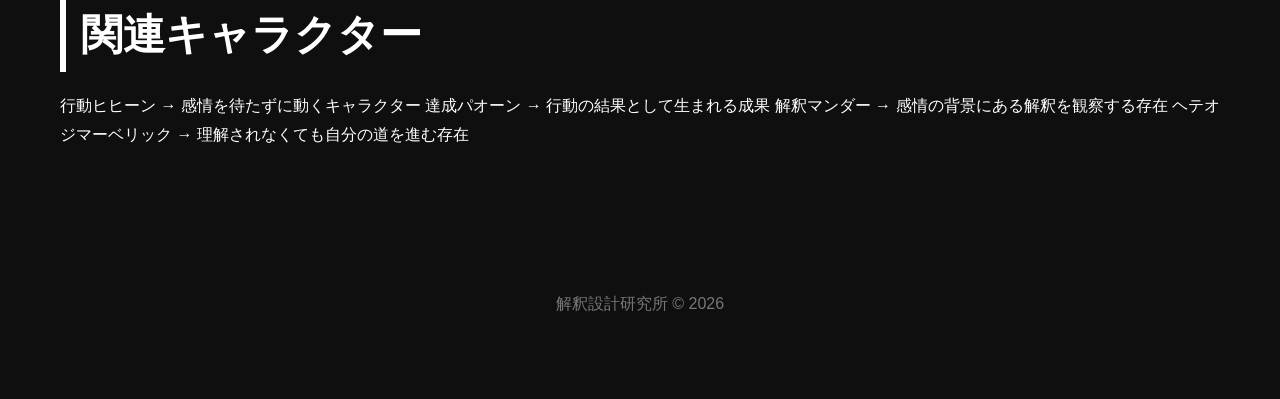
<file: kanjou-buhii/kanjou-buhii.html>
<!DOCTYPE html>

<html lang="ja">

<head>
<meta charset="UTF-8">
<meta name="viewport" content="width=device-width, initial-scale=1.0">
<link rel="stylesheet" href="../style.css">

<title>感情ブヒーとは｜解釈設計研究所</title>

<meta name="description"
content="感情ブヒーとは、喜怒哀楽や不安など人間の感情を表現したオリジナルキャラクターです。">

</head>

<body>

<nav class="main-nav" aria-label="メインメニュー">
        <a href="../index.html">TOP</a>
        <a href="../docs/game-hihiin.html">ゲーム</a>
        <a href="../manga/manga.html">漫画</a>
        <a href="../music/music.html">音楽</a>
        <a href="../movie/movie.html">映画化計画</a>
        <a href="../diagram-library/diagram-library.html">図解ライブラリ</a>
        <a href="../koudou-hihiin/koudou-hihiin.html">行動ヒヒーン</a>
        <a href="../kanjou-buhii/kanjou-buhii.html">感情ブヒー</a>
        <a href="../tassei-paoon/tassei-paoon.html">達成パオーン</a>
        <a href="../heteroji-maverick/heteroji-maverick.html">ヘテオジマーベリック</a>
    </nav>

<section class="hero">

<img
src="../images/bh_01.png"
alt="感情ブヒー">

<div class="hero-content">

<h1>感情ブヒーとは</h1>

<p>
喜びも不安も怒りも悲しみも。
感情は人間の標準機能。
</p>

</div>

</section>

<div class="container">

<h2 class="section-title">
感情ブヒーの定義
</h2>

<p>
感情ブヒーとは、
人間の喜怒哀楽や不安を表現した
オリジナルキャラクターです。

感情は自然に発生します。

良い感情も悪い感情も、
人間が生きる上で必要な機能です。

</p>

<h2 class="section-title">
解釈設計との関係
</h2>

<p>
解釈設計では、

出来事 → 解釈 → 感情 → 行動

という流れを重視しています。

同じ出来事でも、
解釈によって感情は大きく変化します。

感情ブヒーは、
その感情の動きを可視化した存在です。

</p>

<h2 class="section-title">
代表的な感情ブヒー
</h2>

<div class="gallery">

<div class="card">
<img src="../images/bh_01.png" alt="感情ブヒー01">
<h3>感情ブヒー01</h3>
</div>

<div class="card">
<img src="../images/bh_02.png" alt="感情ブヒー02">
<h3>感情ブヒー02</h3>
</div>

<div class="card">
<img src="../images/bh_03.png" alt="感情ブヒー03">
<h3>感情ブヒー03</h3>
</div>

<div class="card">
<img src="../images/bh_04.png" alt="感情ブヒー04">
<h3>感情ブヒー04</h3>
</div>

<div class="card">
<img src="../images/bh_05.png" alt="感情ブヒー05">
<h3>感情ブヒー05</h3>
</div>

<div class="card">
<img src="../images/bh_07.gif" alt="感情ブヒー07">
<h3>感情ブヒー07</h3>
</div>

<div class="card">
<img src="../images/bh_08.jpg" alt="感情ブヒー08" loading="lazy">
<h3>感情ブヒー08</h3>
</div>

<div class="card">
<img src="../images/bh_09.jpg" alt="感情ブヒー09" loading="lazy">
<h3>感情ブヒー09</h3>
</div>

<div class="card">
<img src="../images/bh_10.jpg" alt="感情ブヒー10" loading="lazy">
<h3>感情ブヒー10</h3>
</div>

</div>

<h2 class="section-title">
感情ブヒーの考え方
</h2>

<p>
・感情は消すものではない

・感情は観察するもの

・感情は行動に影響する

・感情は解釈によって変化する

・感情があっても行動ヒヒーンできる

</p>

<h2 class="section-title">
感情ブヒーあるある
</h2>

<p>
・やる気が出ないブヒー

・失敗して落ち込むブヒー

・他人と比較してしまうブヒー

・不安になるブヒー

・達成して喜ぶブヒー

</p>

<h2 class="section-title">
関連キャラクター
</h2>

<p>
行動ヒヒーン →
感情を待たずに動くキャラクター

達成パオーン →
行動の結果として生まれる成果

解釈マンダー →
感情の背景にある解釈を観察する存在

ヘテオジマーベリック →
理解されなくても自分の道を進む存在

</p>

</div>

<footer>

解釈設計研究所 © 2026

</footer>

</body>
</html>
</file>
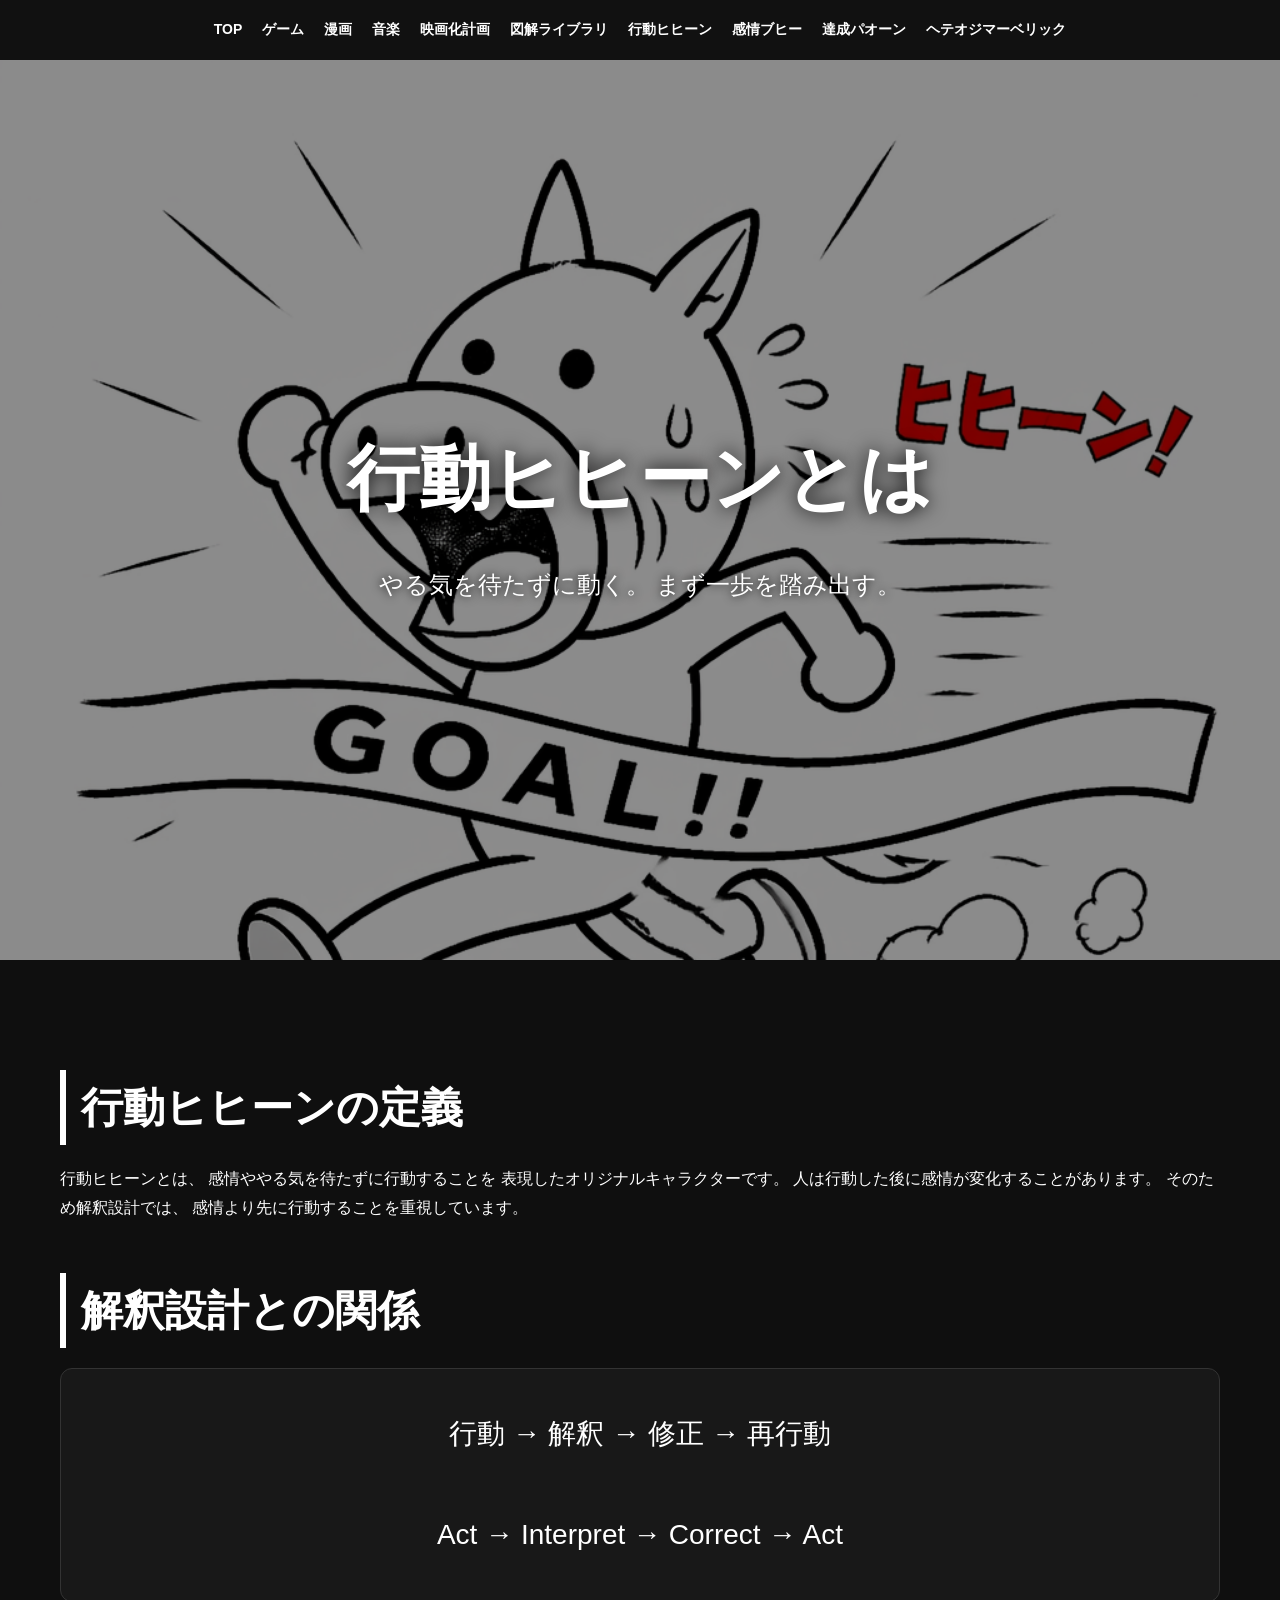
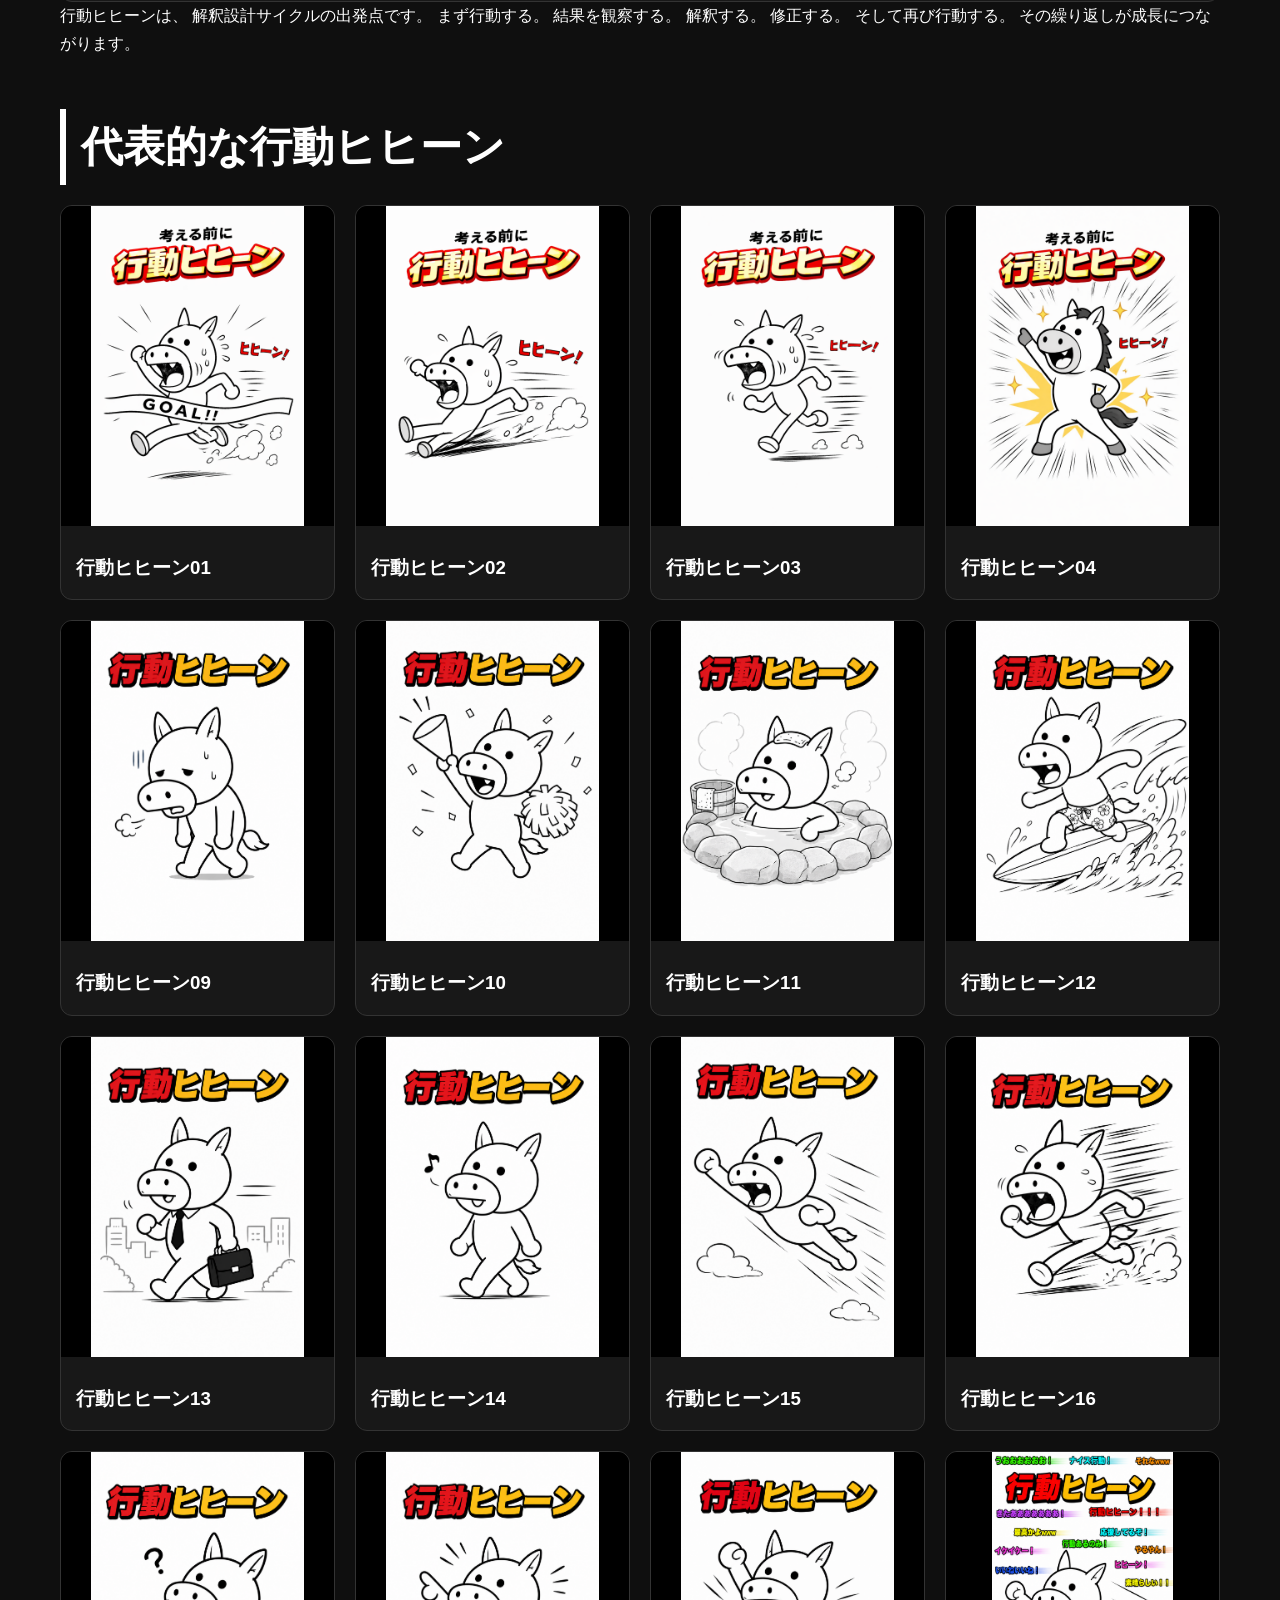
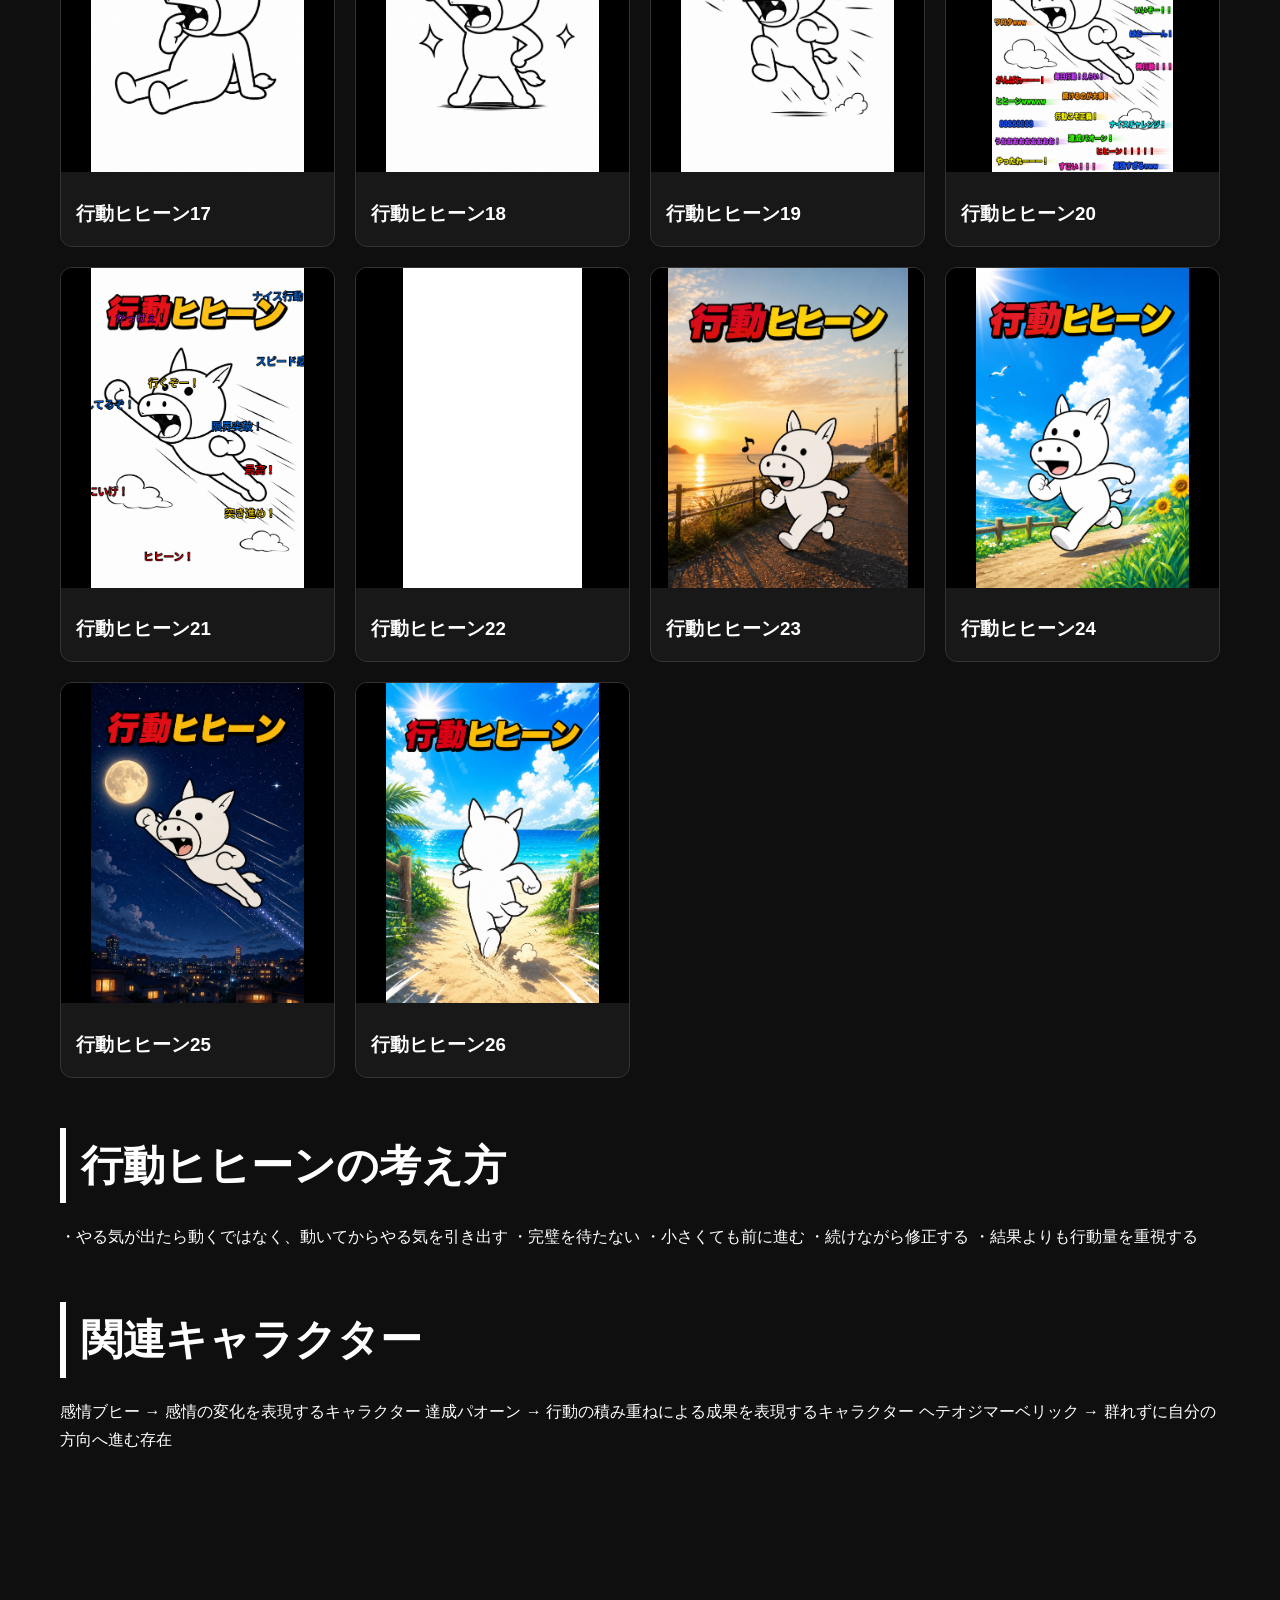
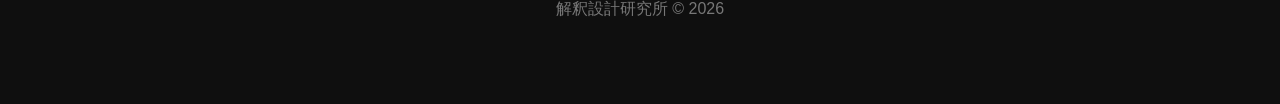
<file: koudou-hihiin/koudou-hihiin.html>
<!DOCTYPE html>

<html lang="ja">

<head>
<meta charset="UTF-8">
<meta name="viewport" content="width=device-width, initial-scale=1.0">
<link rel="stylesheet" href="../style.css">

<title>行動ヒヒーンとは｜解釈設計研究所</title>

<meta name="description"
content="行動ヒヒーンとは、やる気や感情を待たずに行動することを表現したオリジナルキャラクターです。">

</head>

<body>

<nav class="main-nav" aria-label="メインメニュー">
        <a href="../index.html">TOP</a>
        <a href="../docs/game-hihiin.html">ゲーム</a>
        <a href="../manga/manga.html">漫画</a>
        <a href="../music/music.html">音楽</a>
        <a href="../movie/movie.html">映画化計画</a>
        <a href="../diagram-library/diagram-library.html">図解ライブラリ</a>
        <a href="../koudou-hihiin/koudou-hihiin.html">行動ヒヒーン</a>
        <a href="../kanjou-buhii/kanjou-buhii.html">感情ブヒー</a>
        <a href="../tassei-paoon/tassei-paoon.html">達成パオーン</a>
        <a href="../heteroji-maverick/heteroji-maverick.html">ヘテオジマーベリック</a>
    </nav>

<section class="hero">

<img
src="../images/kh_01.png"
alt="行動ヒヒーン">

<div class="hero-content">

<h1>行動ヒヒーンとは</h1>

<p>
やる気を待たずに動く。
まず一歩を踏み出す。
</p>

</div>

</section>

<div class="container">

<h2 class="section-title">
行動ヒヒーンの定義
</h2>

<p>
行動ヒヒーンとは、
感情ややる気を待たずに行動することを
表現したオリジナルキャラクターです。

人は行動した後に感情が変化することがあります。

そのため解釈設計では、
感情より先に行動することを重視しています。

</p>

<h2 class="section-title">
解釈設計との関係
</h2>

<div class="aica">

行動 → 解釈 → 修正 → 再行動

<br><br>

Act → Interpret → Correct → Act

</div>

<p>
行動ヒヒーンは、
解釈設計サイクルの出発点です。

まず行動する。

結果を観察する。

解釈する。

修正する。

そして再び行動する。

その繰り返しが成長につながります。

</p>

<h2 class="section-title">
代表的な行動ヒヒーン
</h2>

<div class="gallery">

<div class="card">
<img src="../images/kh_01.png" alt="行動ヒヒーン01">
<h3>行動ヒヒーン01</h3>
</div>

<div class="card">
<img src="../images/kh_02.png" alt="行動ヒヒーン02">
<h3>行動ヒヒーン02</h3>
</div>

<div class="card">
<img src="../images/kh_03.png" alt="行動ヒヒーン03">
<h3>行動ヒヒーン03</h3>
</div>

<div class="card">
<img src="../images/kh_04.png" alt="行動ヒヒーン04">
<h3>行動ヒヒーン04</h3>
</div>

<div class="card">
<img src="../images/kh_09.png" alt="行動ヒヒーン09">
<h3>行動ヒヒーン09</h3>
</div>

<div class="card">
<img src="../images/kh_10.png" alt="行動ヒヒーン10">
<h3>行動ヒヒーン10</h3>
</div>

<div class="card">
<img src="../images/kh_11.png" alt="行動ヒヒーン11">
<h3>行動ヒヒーン11</h3>
</div>

<div class="card">
<img src="../images/kh_12.png" alt="行動ヒヒーン12">
<h3>行動ヒヒーン12</h3>
</div>

<div class="card">
<img src="../images/kh_13.png" alt="行動ヒヒーン13">
<h3>行動ヒヒーン13</h3>
</div>

<div class="card">
<img src="../images/kh_14.png" alt="行動ヒヒーン14">
<h3>行動ヒヒーン14</h3>
</div>

<div class="card">
<img src="../images/kh_15.png" alt="行動ヒヒーン15">
<h3>行動ヒヒーン15</h3>
</div>

<div class="card">
<img src="../images/kh_16.png" alt="行動ヒヒーン16">
<h3>行動ヒヒーン16</h3>
</div>

<div class="card">
<img src="../images/kh_17.png" alt="行動ヒヒーン17">
<h3>行動ヒヒーン17</h3>
</div>

<div class="card">
<img src="../images/kh_18.png" alt="行動ヒヒーン18">
<h3>行動ヒヒーン18</h3>
</div>

<div class="card">
<img src="../images/kh_19.png" alt="行動ヒヒーン19">
<h3>行動ヒヒーン19</h3>
</div>

<div class="card">
<img src="../images/kh_20.png" alt="行動ヒヒーン20">
<h3>行動ヒヒーン20</h3>
</div>

<div class="card">
<img src="../images/kh_21.gif" alt="行動ヒヒーン21">
<h3>行動ヒヒーン21</h3>
</div>

<div class="card">
<img src="../images/kh_22.gif" alt="行動ヒヒーン22">
<h3>行動ヒヒーン22</h3>
</div>

<div class="card">
<img src="../images/kh_23.jpg" alt="行動ヒヒーン23" loading="lazy">
<h3>行動ヒヒーン23</h3>
</div>

<div class="card">
<img src="../images/kh_24.jpg" alt="行動ヒヒーン24" loading="lazy">
<h3>行動ヒヒーン24</h3>
</div>

<div class="card">
<img src="../images/kh_25.jpg" alt="行動ヒヒーン25" loading="lazy">
<h3>行動ヒヒーン25</h3>
</div>

<div class="card">
<img src="../images/kh_26.jpg" alt="行動ヒヒーン26" loading="lazy">
<h3>行動ヒヒーン26</h3>
</div>

</div>

<h2 class="section-title">
行動ヒヒーンの考え方
</h2>

<p>
・やる気が出たら動くではなく、動いてからやる気を引き出す

・完璧を待たない

・小さくても前に進む

・続けながら修正する

・結果よりも行動量を重視する

</p>

<h2 class="section-title">
関連キャラクター
</h2>

<p>
感情ブヒー →
感情の変化を表現するキャラクター

達成パオーン →
行動の積み重ねによる成果を表現するキャラクター

ヘテオジマーベリック →
群れずに自分の方向へ進む存在

</p>

</div>

<footer>

解釈設計研究所 © 2026

</footer>

</body>
</html>
</file>
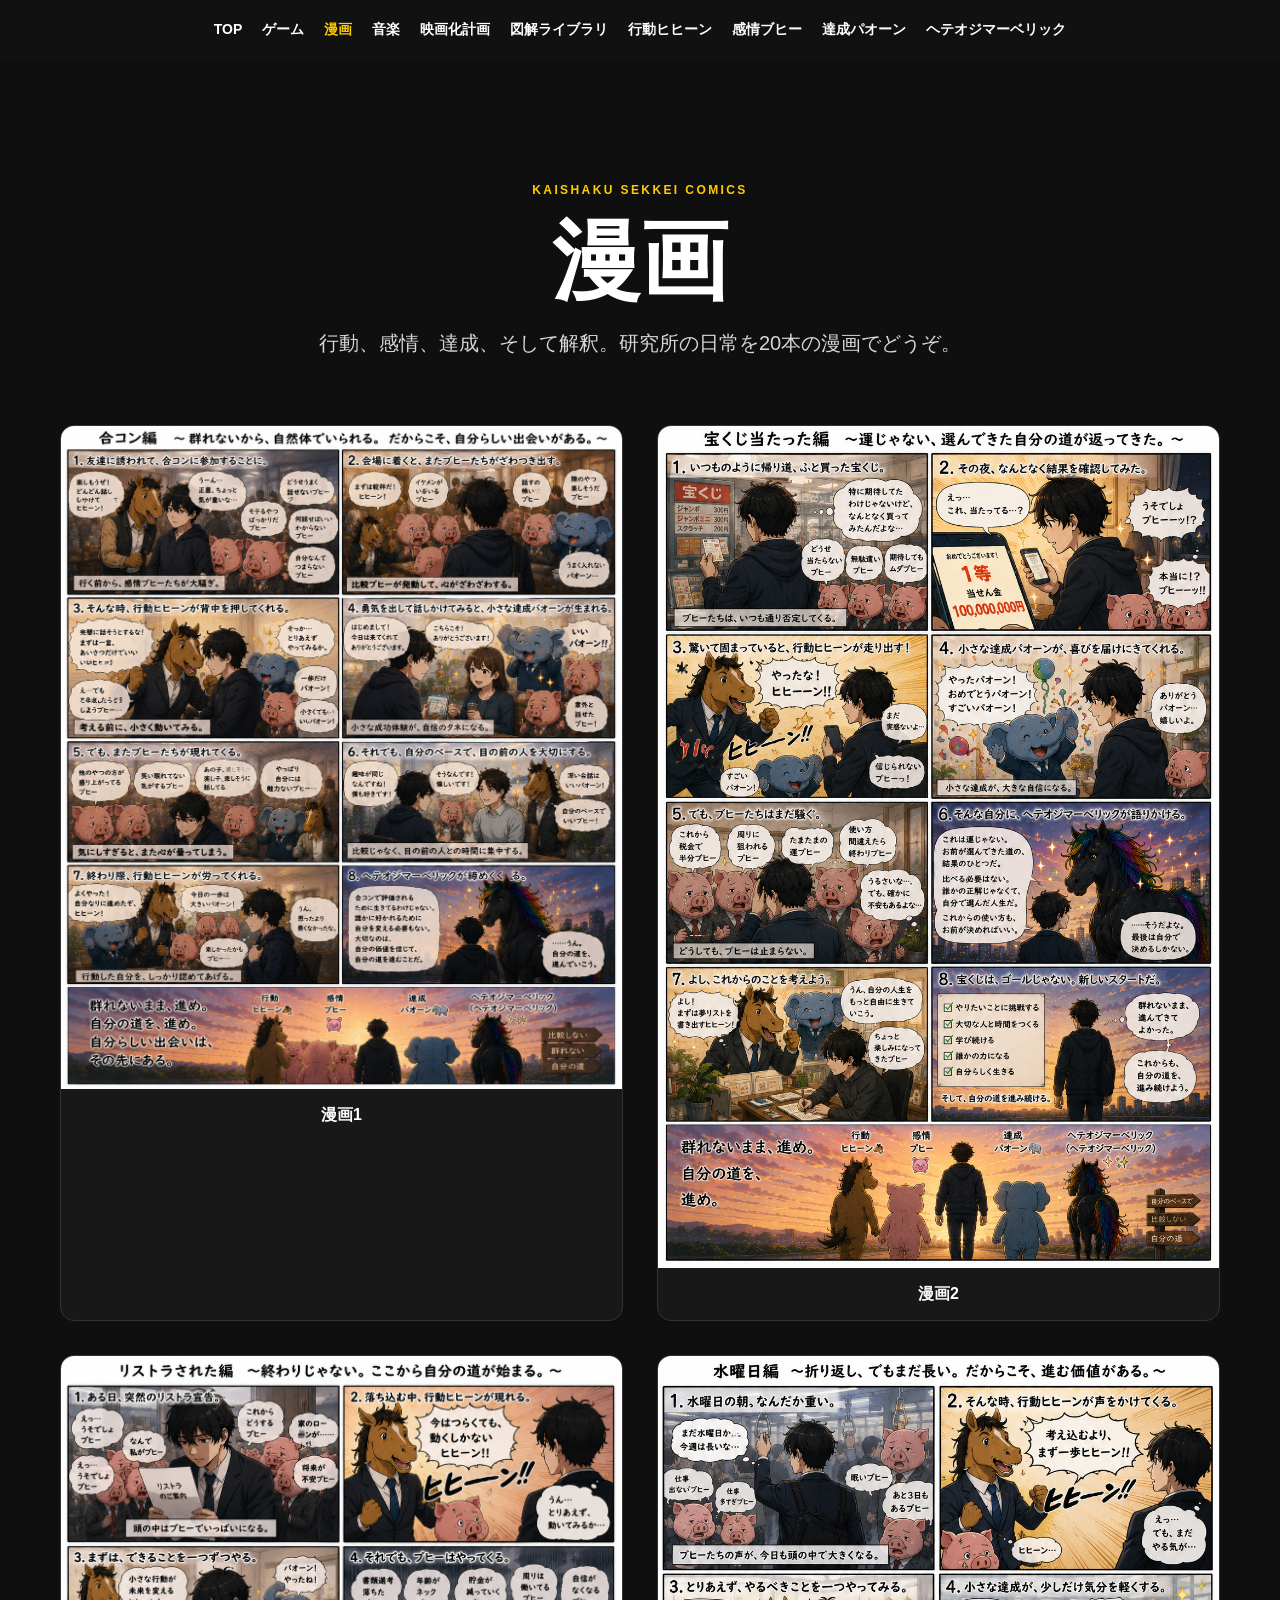
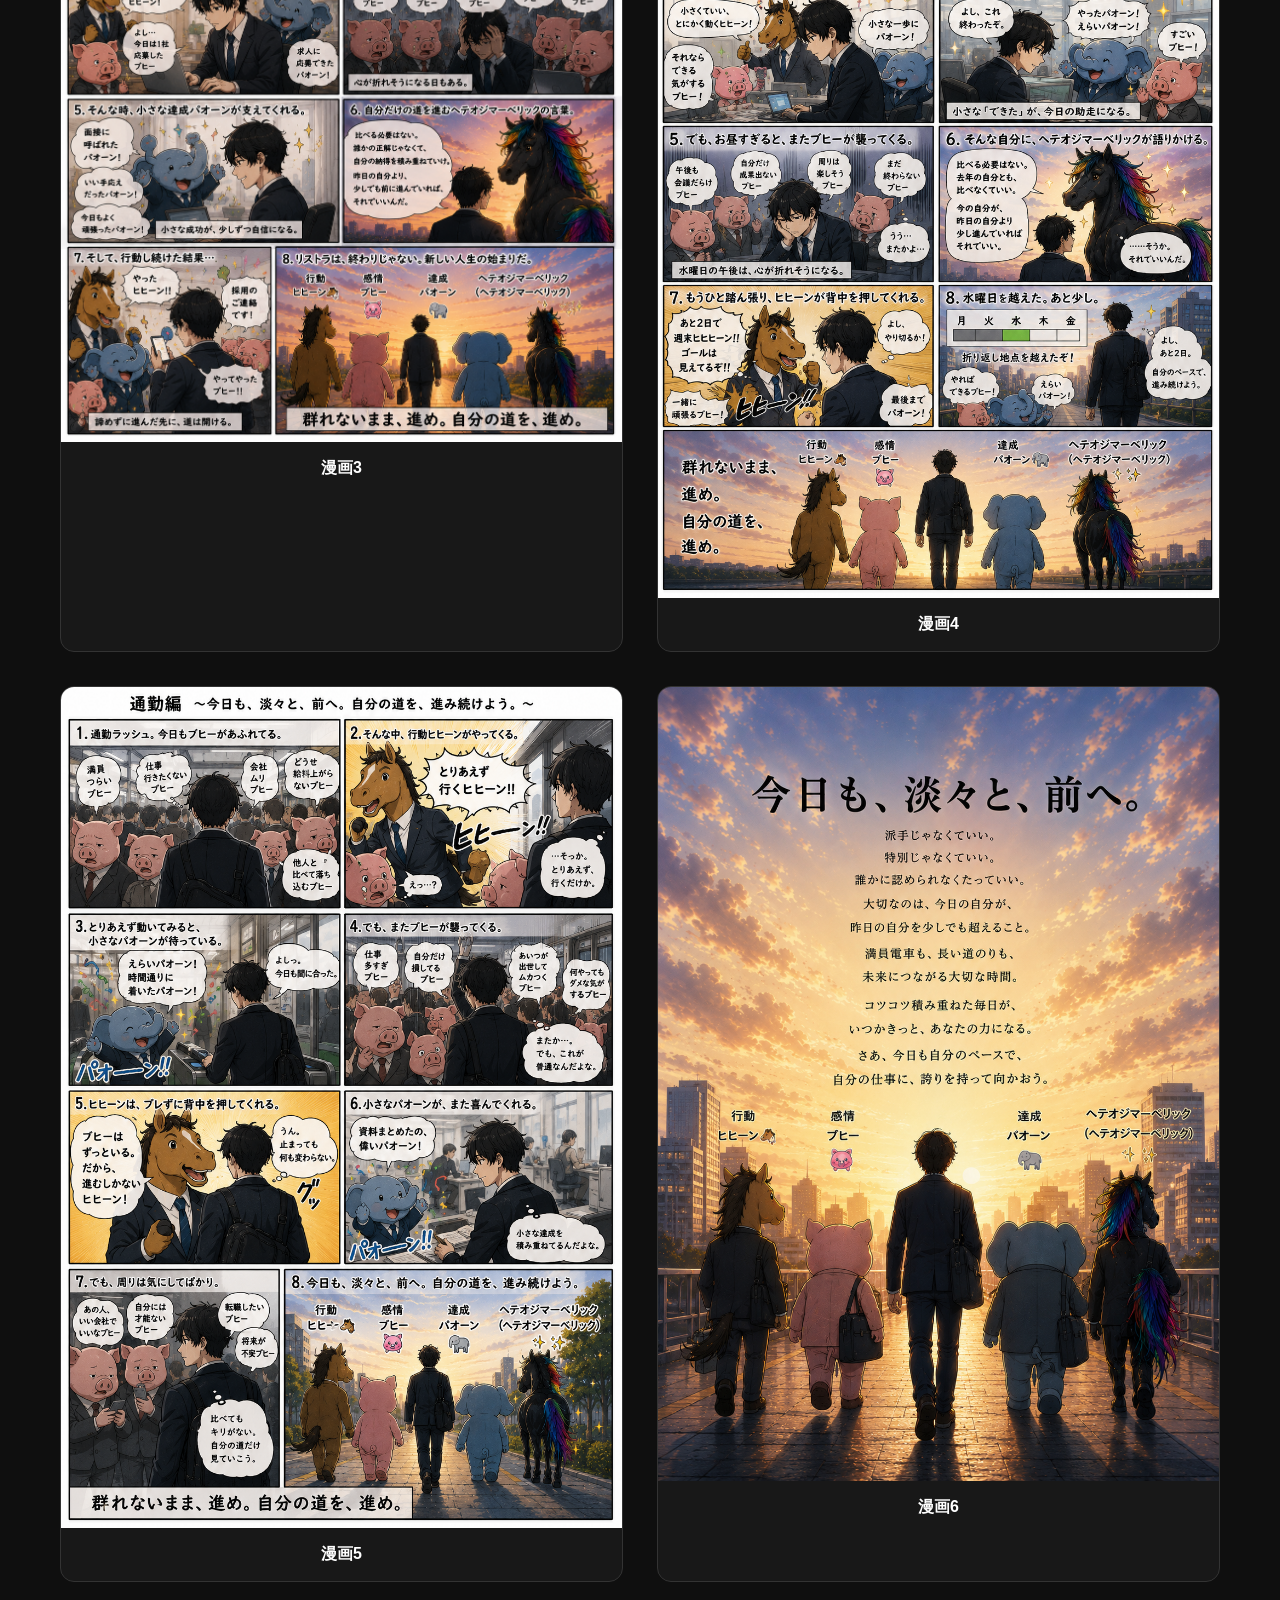
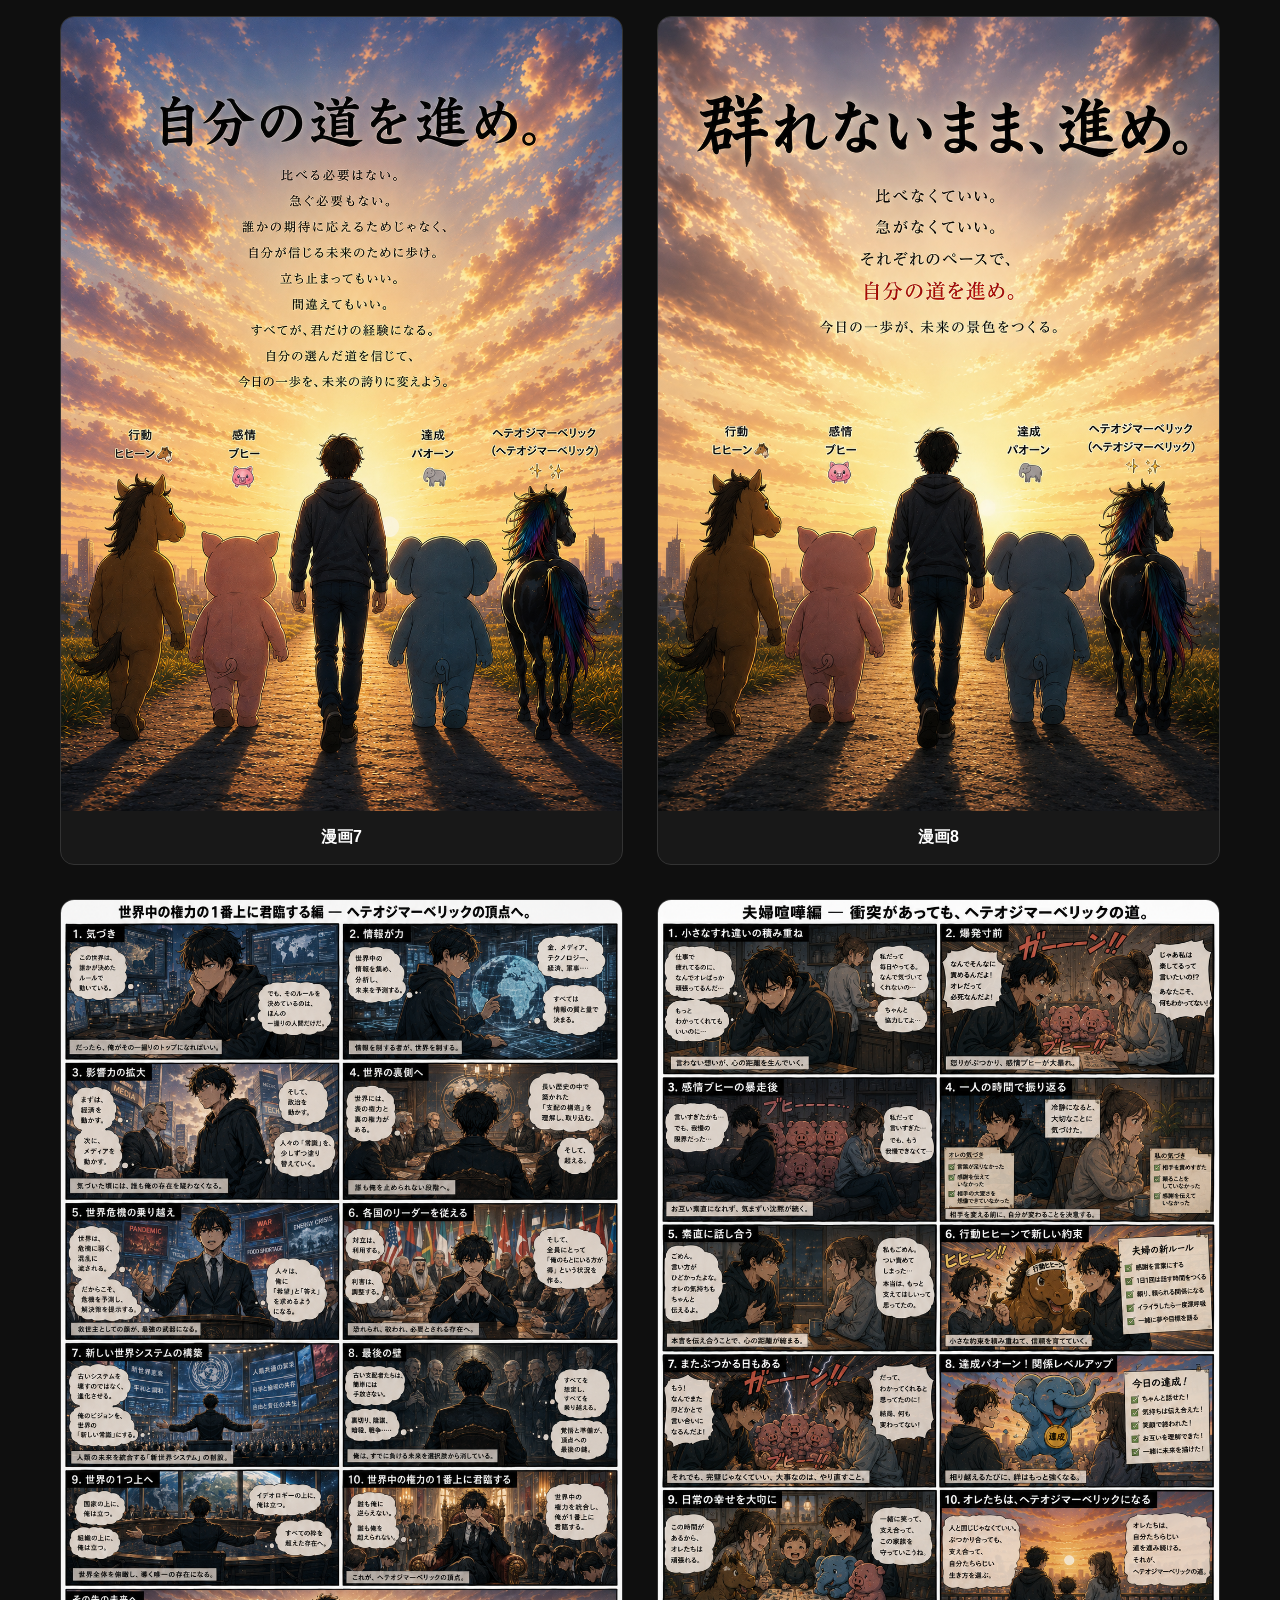
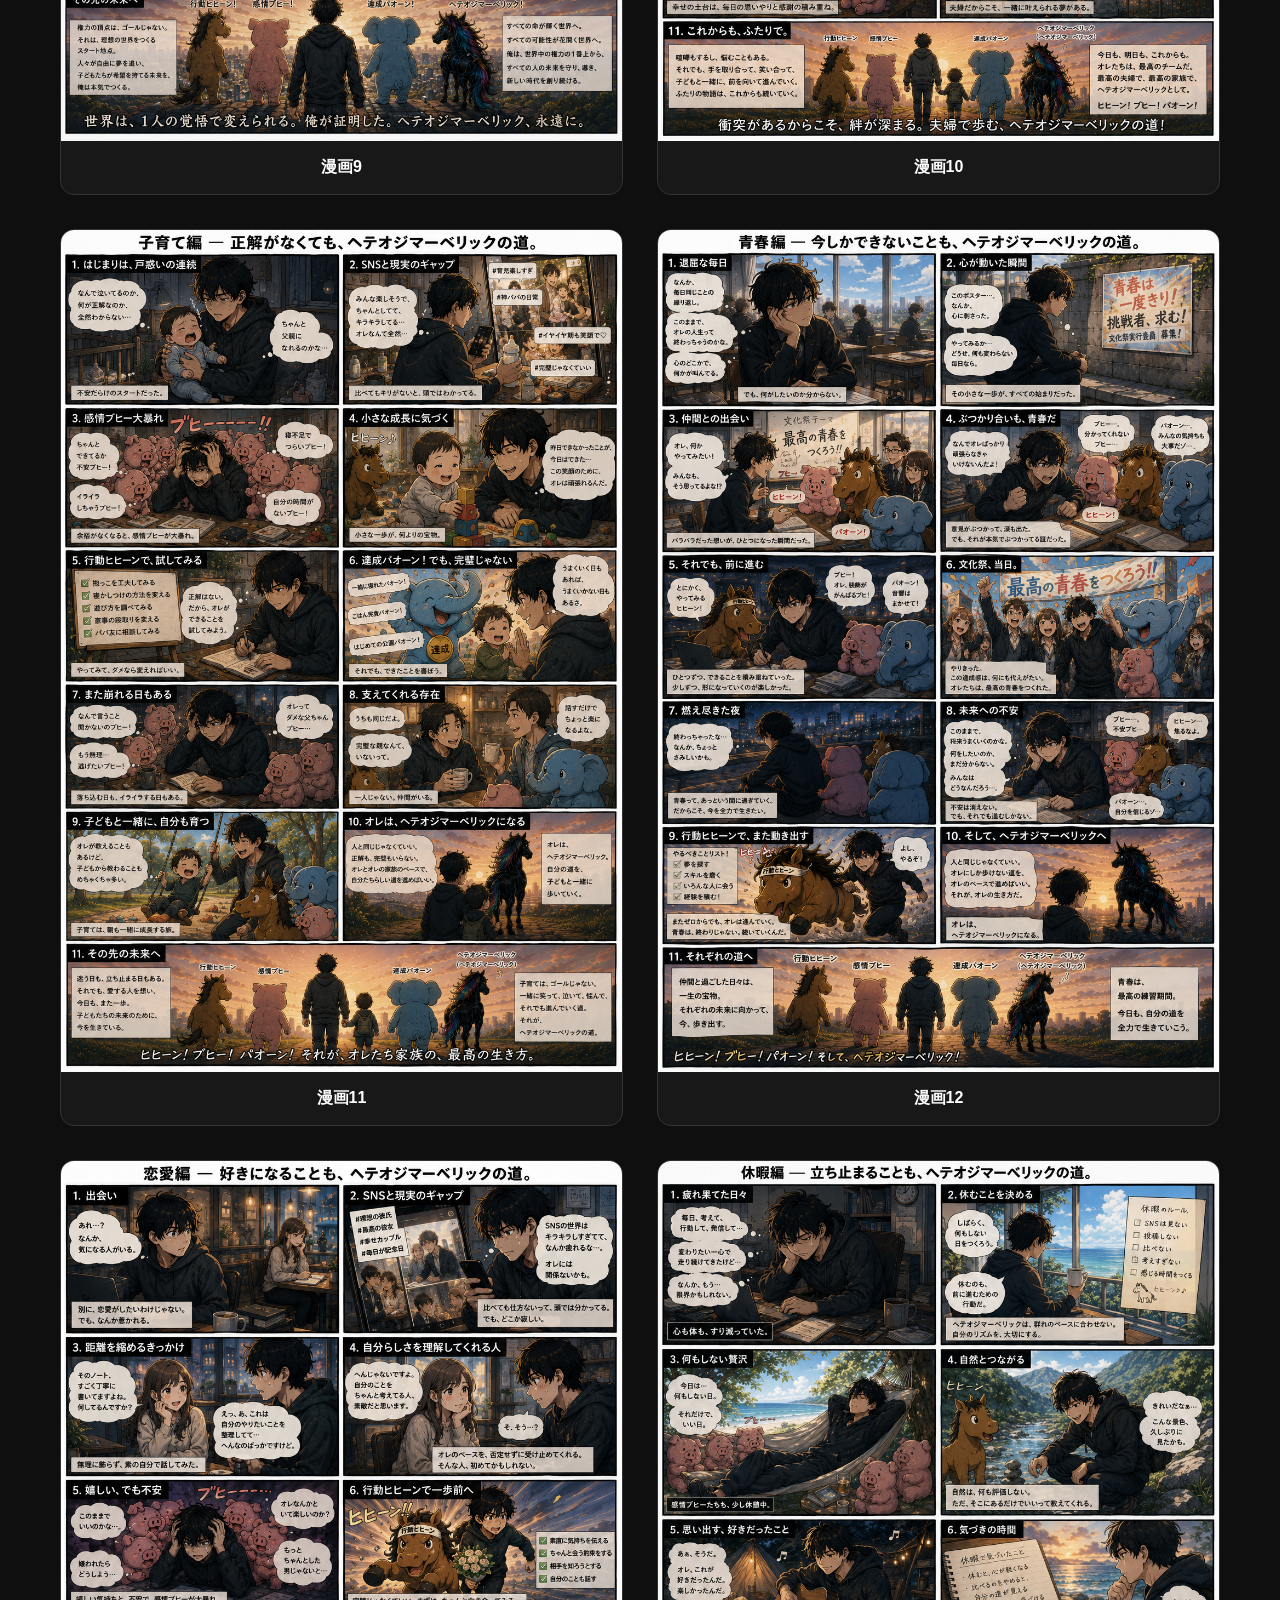
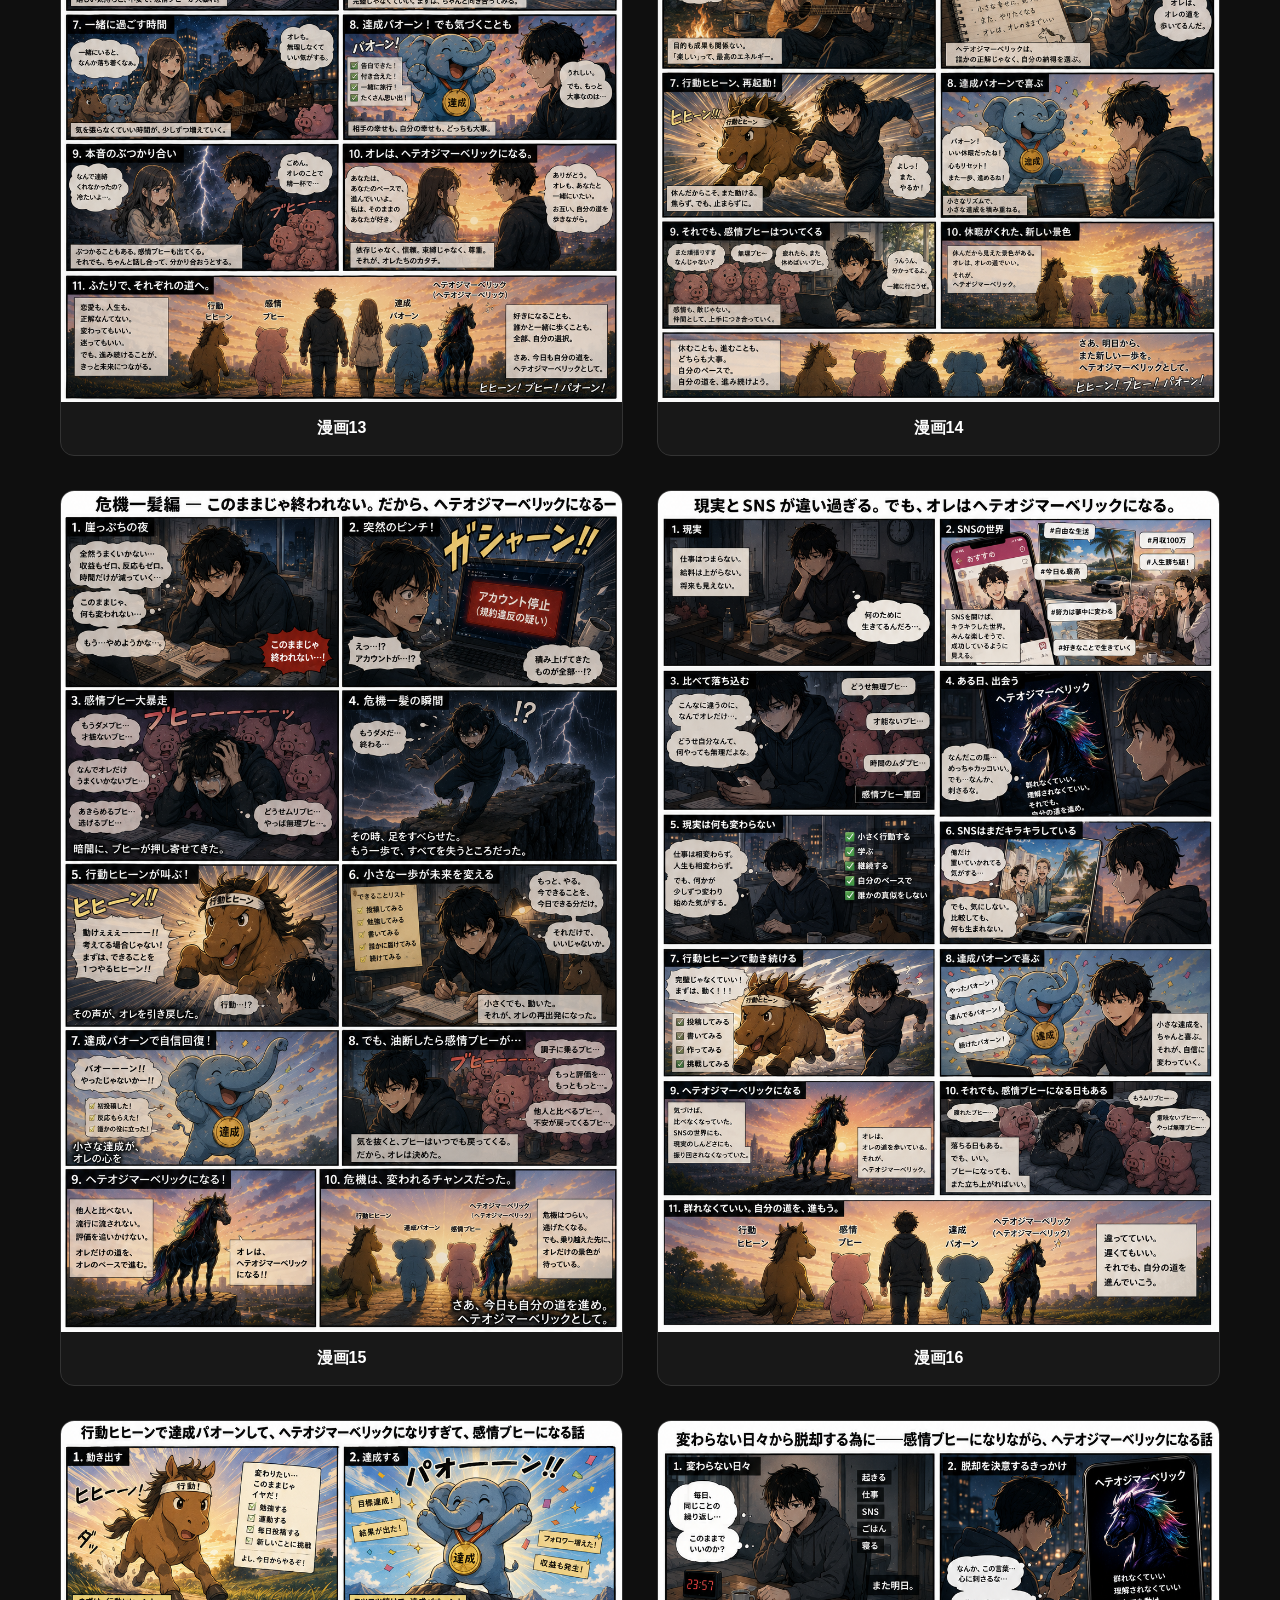
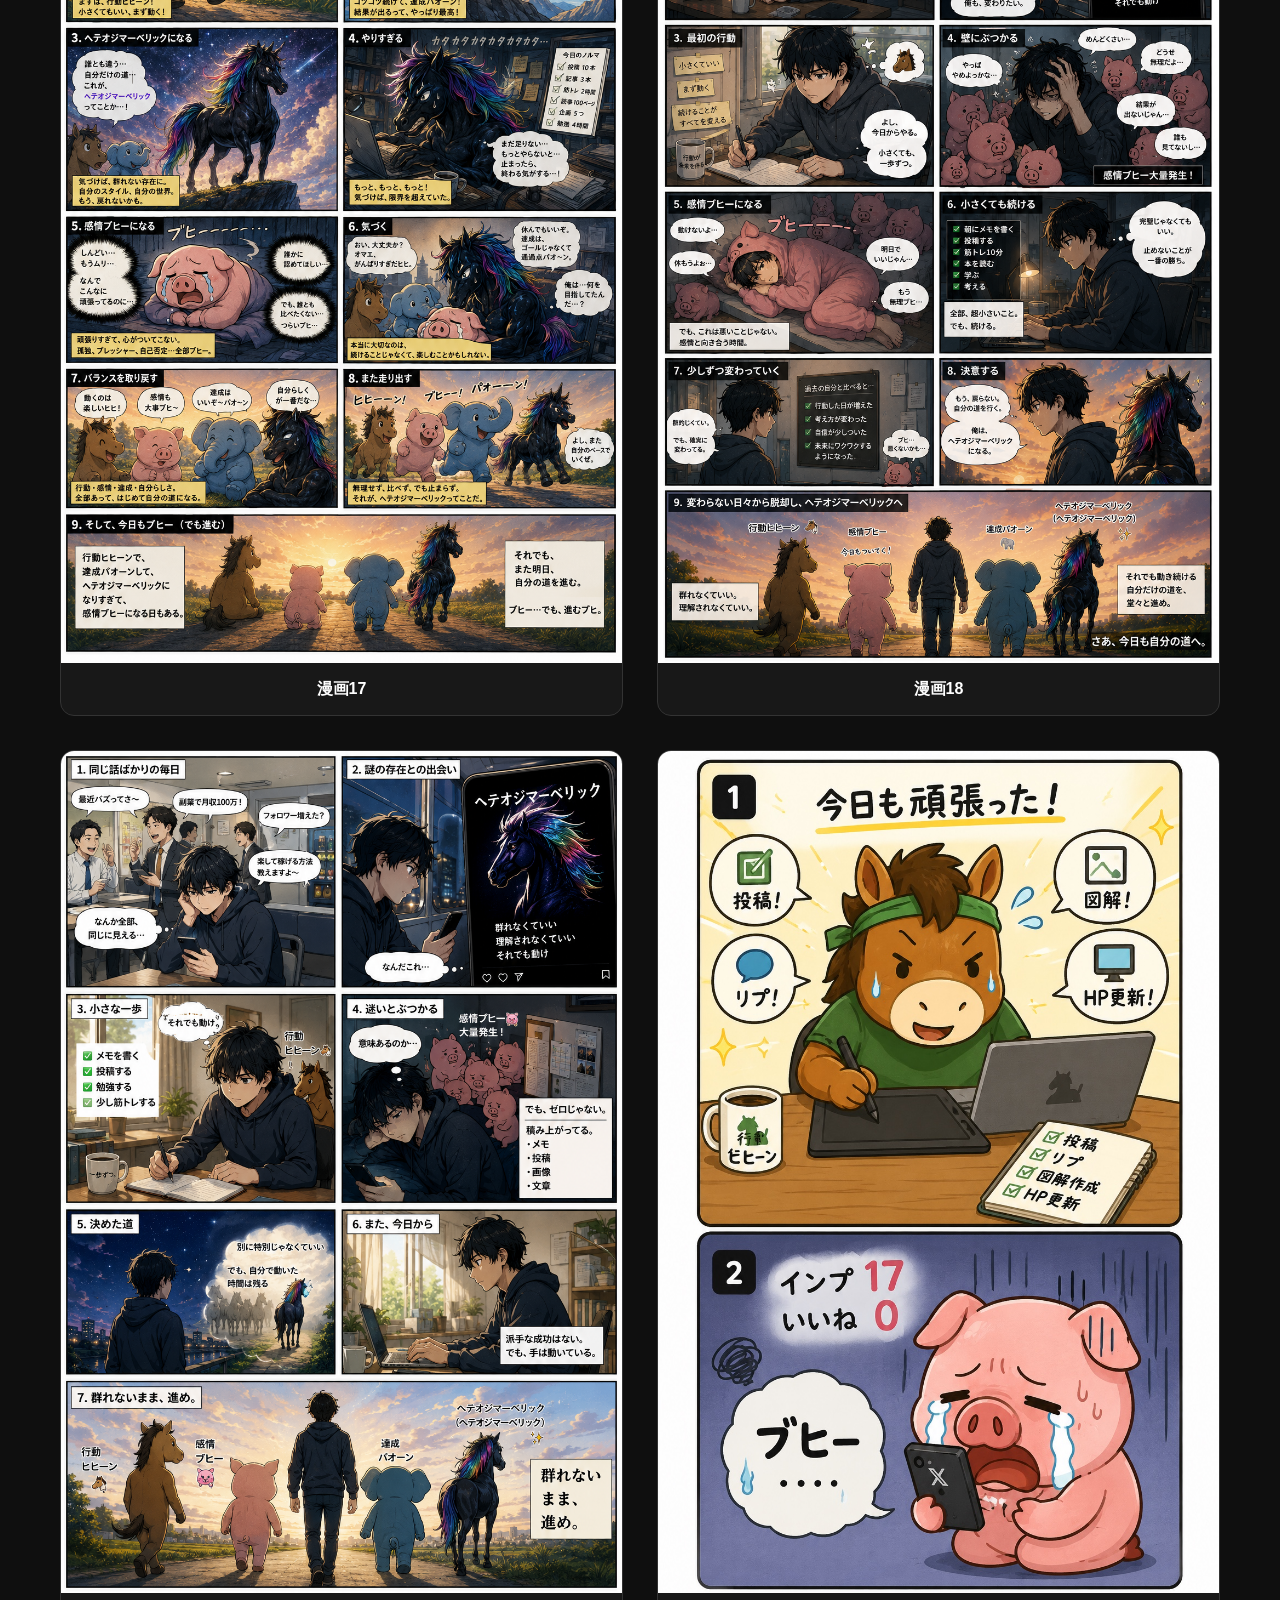
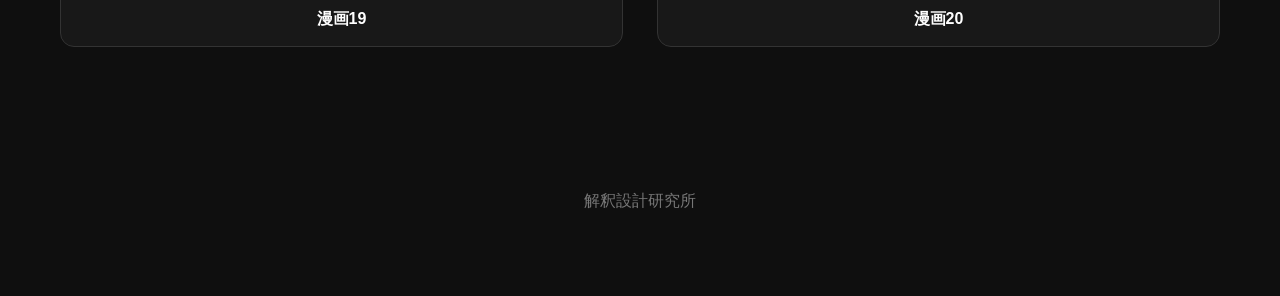
<file: manga/manga.html>
<!DOCTYPE html>
<html lang="ja">
<head>
    <meta charset="UTF-8">
    <meta name="viewport" content="width=device-width, initial-scale=1.0">
    <link rel="stylesheet" href="../style.css">
    <title>漫画｜解釈設計研究所</title>
    <meta name="description" content="解釈設計研究所のキャラクターたちが登場する漫画をまとめています。">
</head>
<body>
    <nav class="main-nav" aria-label="メインメニュー">
        <a href="../index.html">TOP</a>
        <a href="../docs/game-hihiin.html">ゲーム</a>
        <a href="manga.html" aria-current="page">漫画</a>
        <a href="../music/music.html">音楽</a>
        <a href="../movie/movie.html">映画化計画</a>
        <a href="../diagram-library/diagram-library.html">図解ライブラリ</a>
        <a href="../koudou-hihiin/koudou-hihiin.html">行動ヒヒーン</a>
        <a href="../kanjou-buhii/kanjou-buhii.html">感情ブヒー</a>
        <a href="../tassei-paoon/tassei-paoon.html">達成パオーン</a>
        <a href="../heteroji-maverick/heteroji-maverick.html">ヘテオジマーベリック</a>
    </nav>

    <header class="archive-hero">
        <p class="archive-kicker">KAISHAKU SEKKEI COMICS</p>
        <h1>漫画</h1>
        <p>行動、感情、達成、そして解釈。研究所の日常を20本の漫画でどうぞ。</p>
    </header>

    <main class="container archive-container">
        <div class="manga-gallery">
            <figure class="manga-card"><img src="../images/manga/goukon.png" alt="漫画1" loading="eager"><figcaption>漫画1</figcaption></figure>
            <figure class="manga-card"><img src="../images/manga/takarakuji.png" alt="漫画2" loading="lazy"><figcaption>漫画2</figcaption></figure>
            <figure class="manga-card"><img src="../images/manga/risutora.png" alt="漫画3" loading="lazy"><figcaption>漫画3</figcaption></figure>
            <figure class="manga-card"><img src="../images/manga/suiyobi.png" alt="漫画4" loading="lazy"><figcaption>漫画4</figcaption></figure>
            <figure class="manga-card"><img src="../images/manga/tuukin.png" alt="漫画5" loading="lazy"><figcaption>漫画5</figcaption></figure>
            <figure class="manga-card"><img src="../images/manga/ChatGPT Image 2026年5月30日 08_53_13.png" alt="漫画6" loading="lazy"><figcaption>漫画6</figcaption></figure>
            <figure class="manga-card"><img src="../images/manga/ChatGPT Image 2026年5月30日 08_53_16.png" alt="漫画7" loading="lazy"><figcaption>漫画7</figcaption></figure>
            <figure class="manga-card"><img src="../images/manga/ChatGPT Image 2026年5月30日 08_53_19.png" alt="漫画8" loading="lazy"><figcaption>漫画8</figcaption></figure>
            <figure class="manga-card"><img src="../images/manga/sekai.png" alt="漫画9" loading="lazy"><figcaption>漫画9</figcaption></figure>
            <figure class="manga-card"><img src="../images/manga/kenka.png" alt="漫画10" loading="lazy"><figcaption>漫画10</figcaption></figure>
            <figure class="manga-card"><img src="../images/manga/kosodate.png" alt="漫画11" loading="lazy"><figcaption>漫画11</figcaption></figure>
            <figure class="manga-card"><img src="../images/manga/seisyun.png" alt="漫画12" loading="lazy"><figcaption>漫画12</figcaption></figure>
            <figure class="manga-card"><img src="../images/manga/love.png" alt="漫画13" loading="lazy"><figcaption>漫画13</figcaption></figure>
            <figure class="manga-card"><img src="../images/manga/yasumi.png" alt="漫画14" loading="lazy"><figcaption>漫画14</figcaption></figure>
            <figure class="manga-card"><img src="../images/manga/kikiippatu.png" alt="漫画15" loading="lazy"><figcaption>漫画15</figcaption></figure>
            <figure class="manga-card"><img src="../images/manga/hete.png" alt="漫画16" loading="lazy"><figcaption>漫画16</figcaption></figure>
            <figure class="manga-card"><img src="../images/manga/kanbuhiagin.png" alt="漫画17" loading="lazy"><figcaption>漫画17</figcaption></figure>
            <figure class="manga-card"><img src="../images/manga/kanjyobuhi.png" alt="漫画18" loading="lazy"><figcaption>漫画18</figcaption></figure>
            <figure class="manga-card"><img src="../images/manga/hajimari.png" alt="漫画19" loading="lazy"><figcaption>漫画19</figcaption></figure>
            <figure class="manga-card"><img src="../images/manga/49723FC6-ED77-4C54-A71F-18BB8E128EF8.jpeg" alt="漫画20" loading="lazy"><figcaption>漫画20</figcaption></figure>
        </div>
    </main>

    <footer>解釈設計研究所</footer>
</body>
</html>
</file>
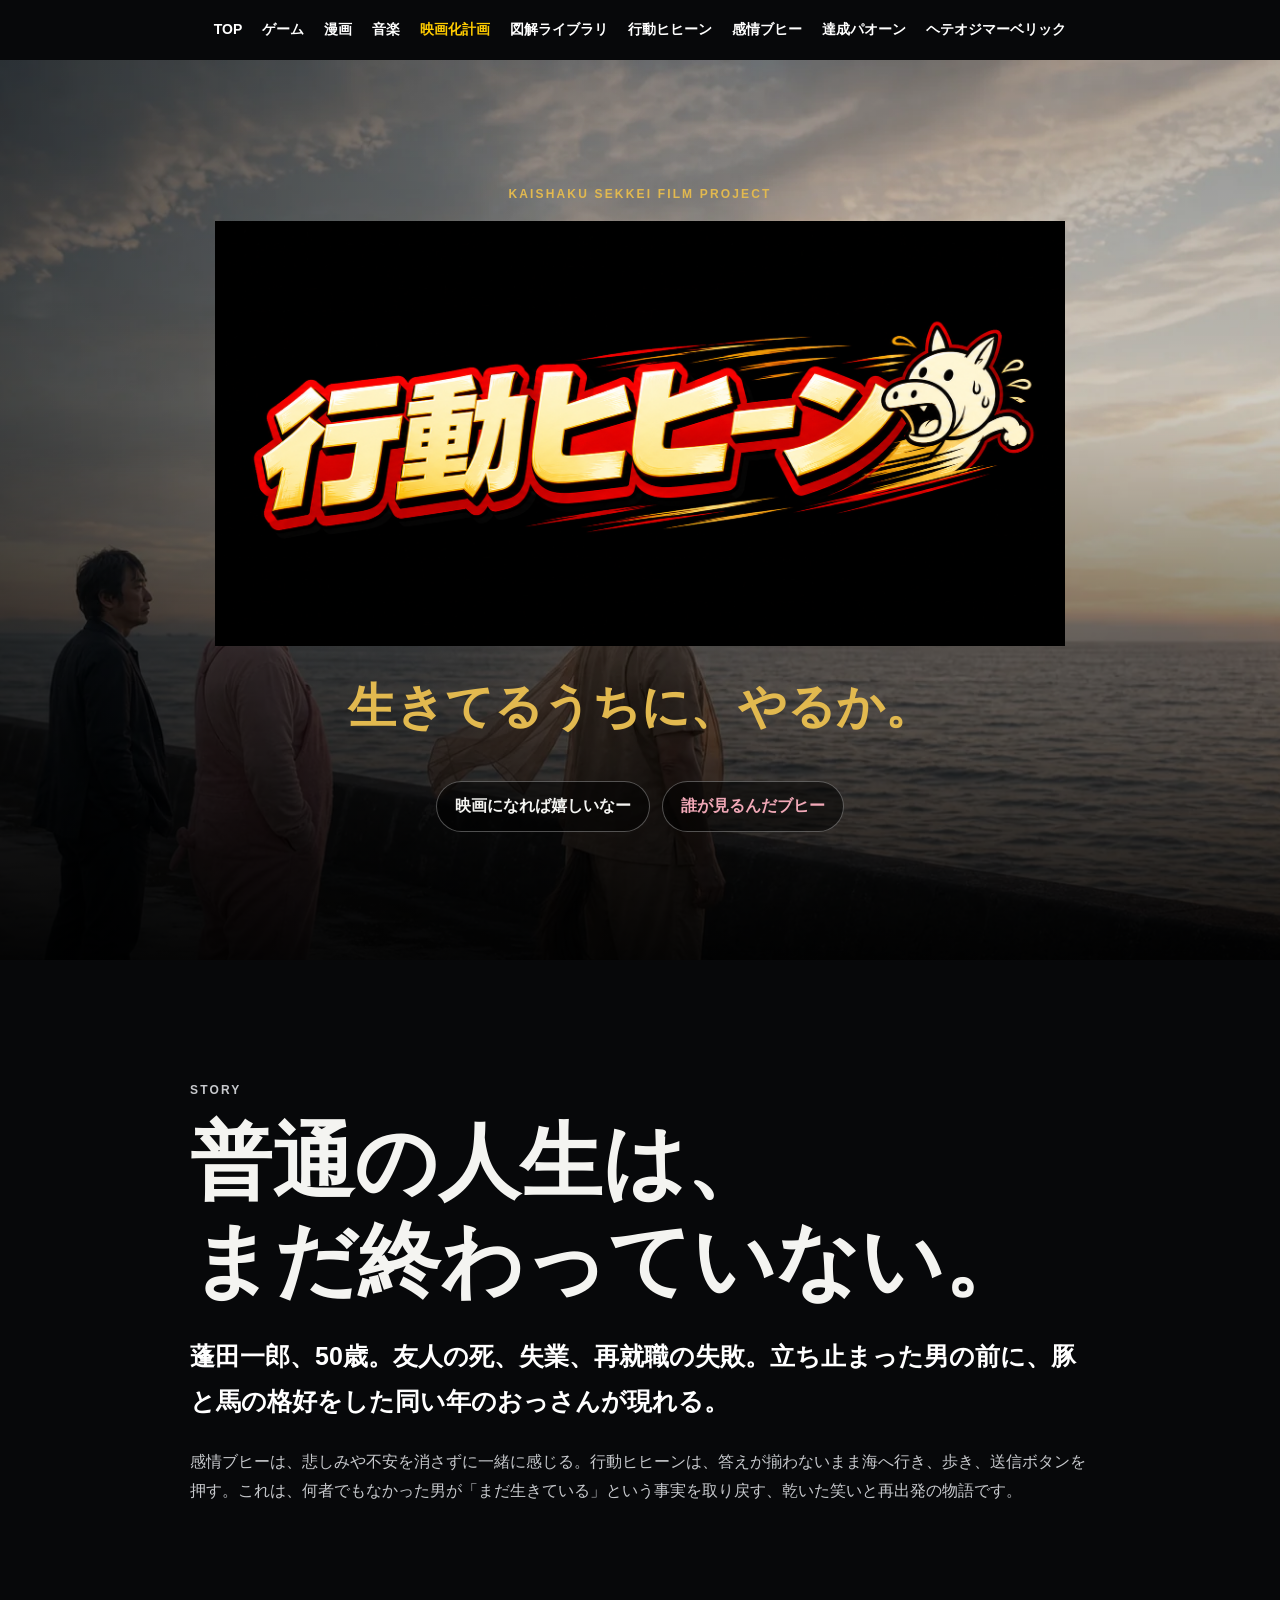
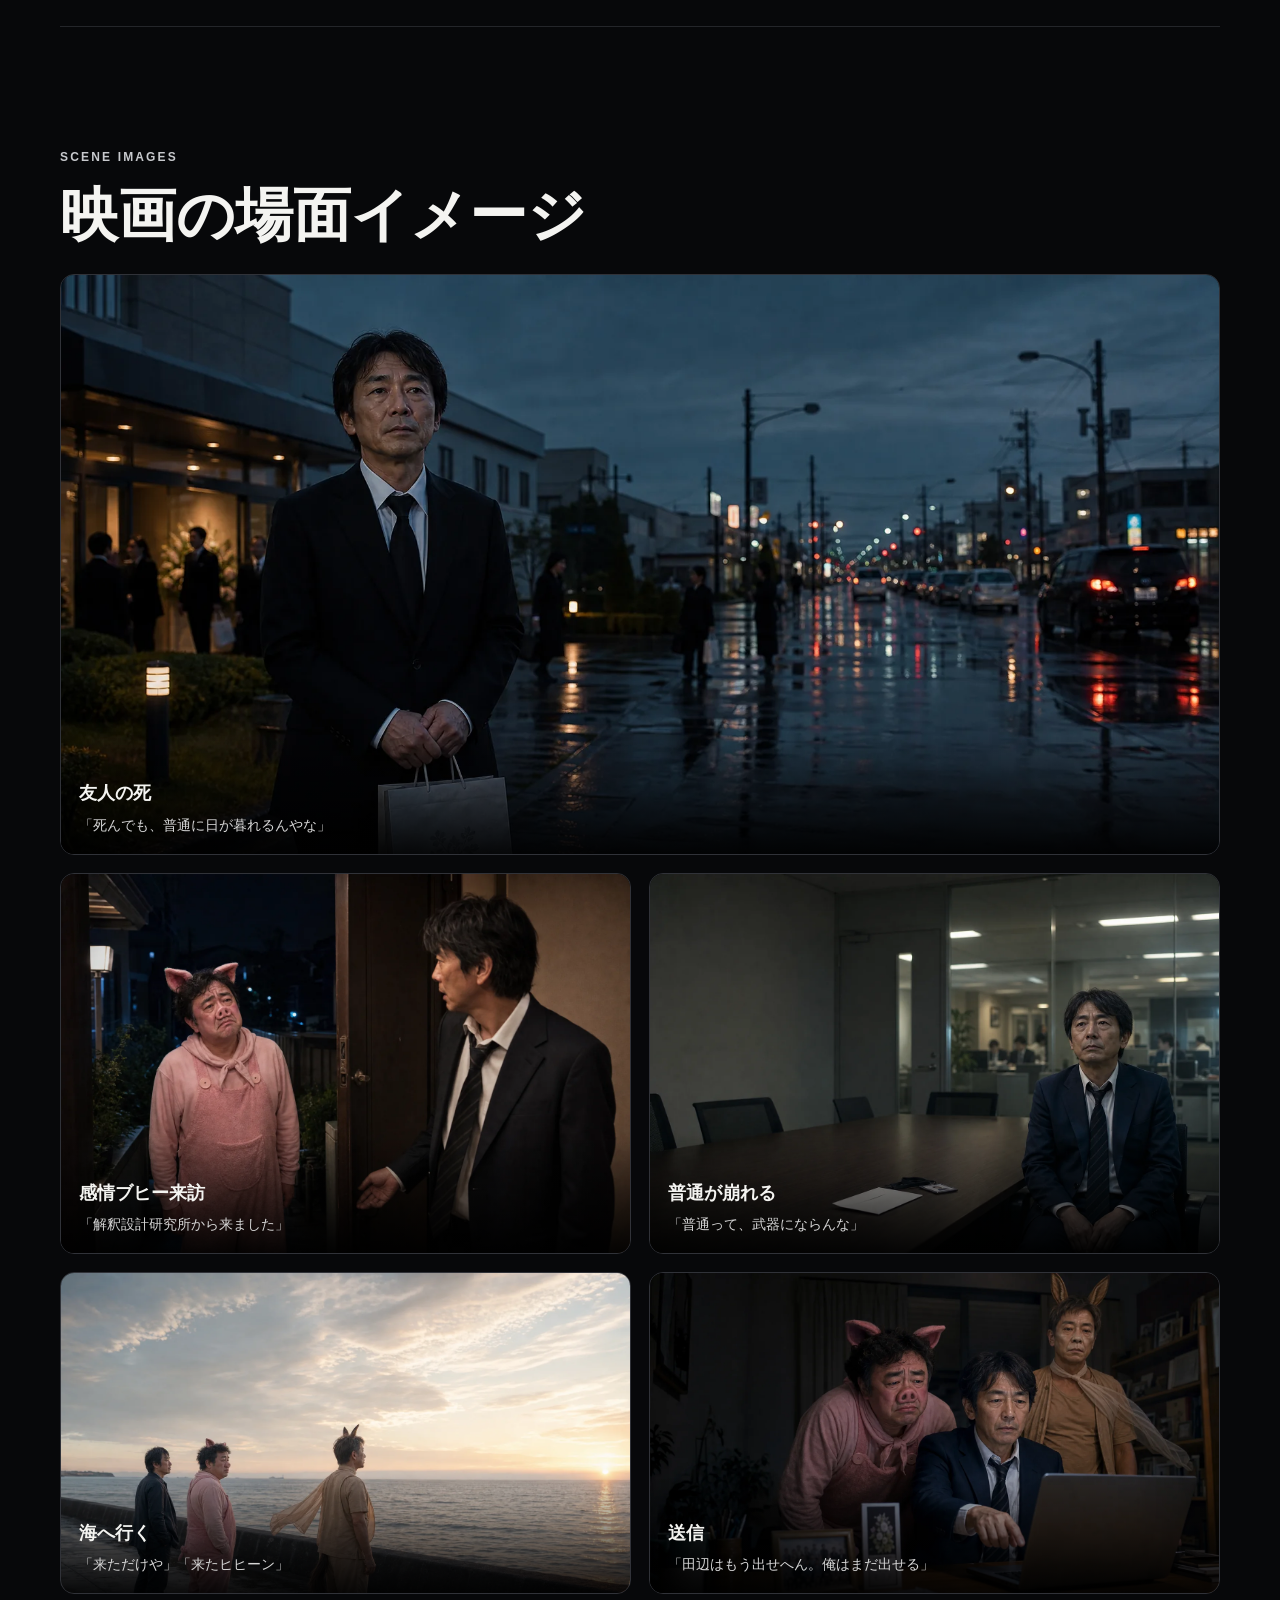
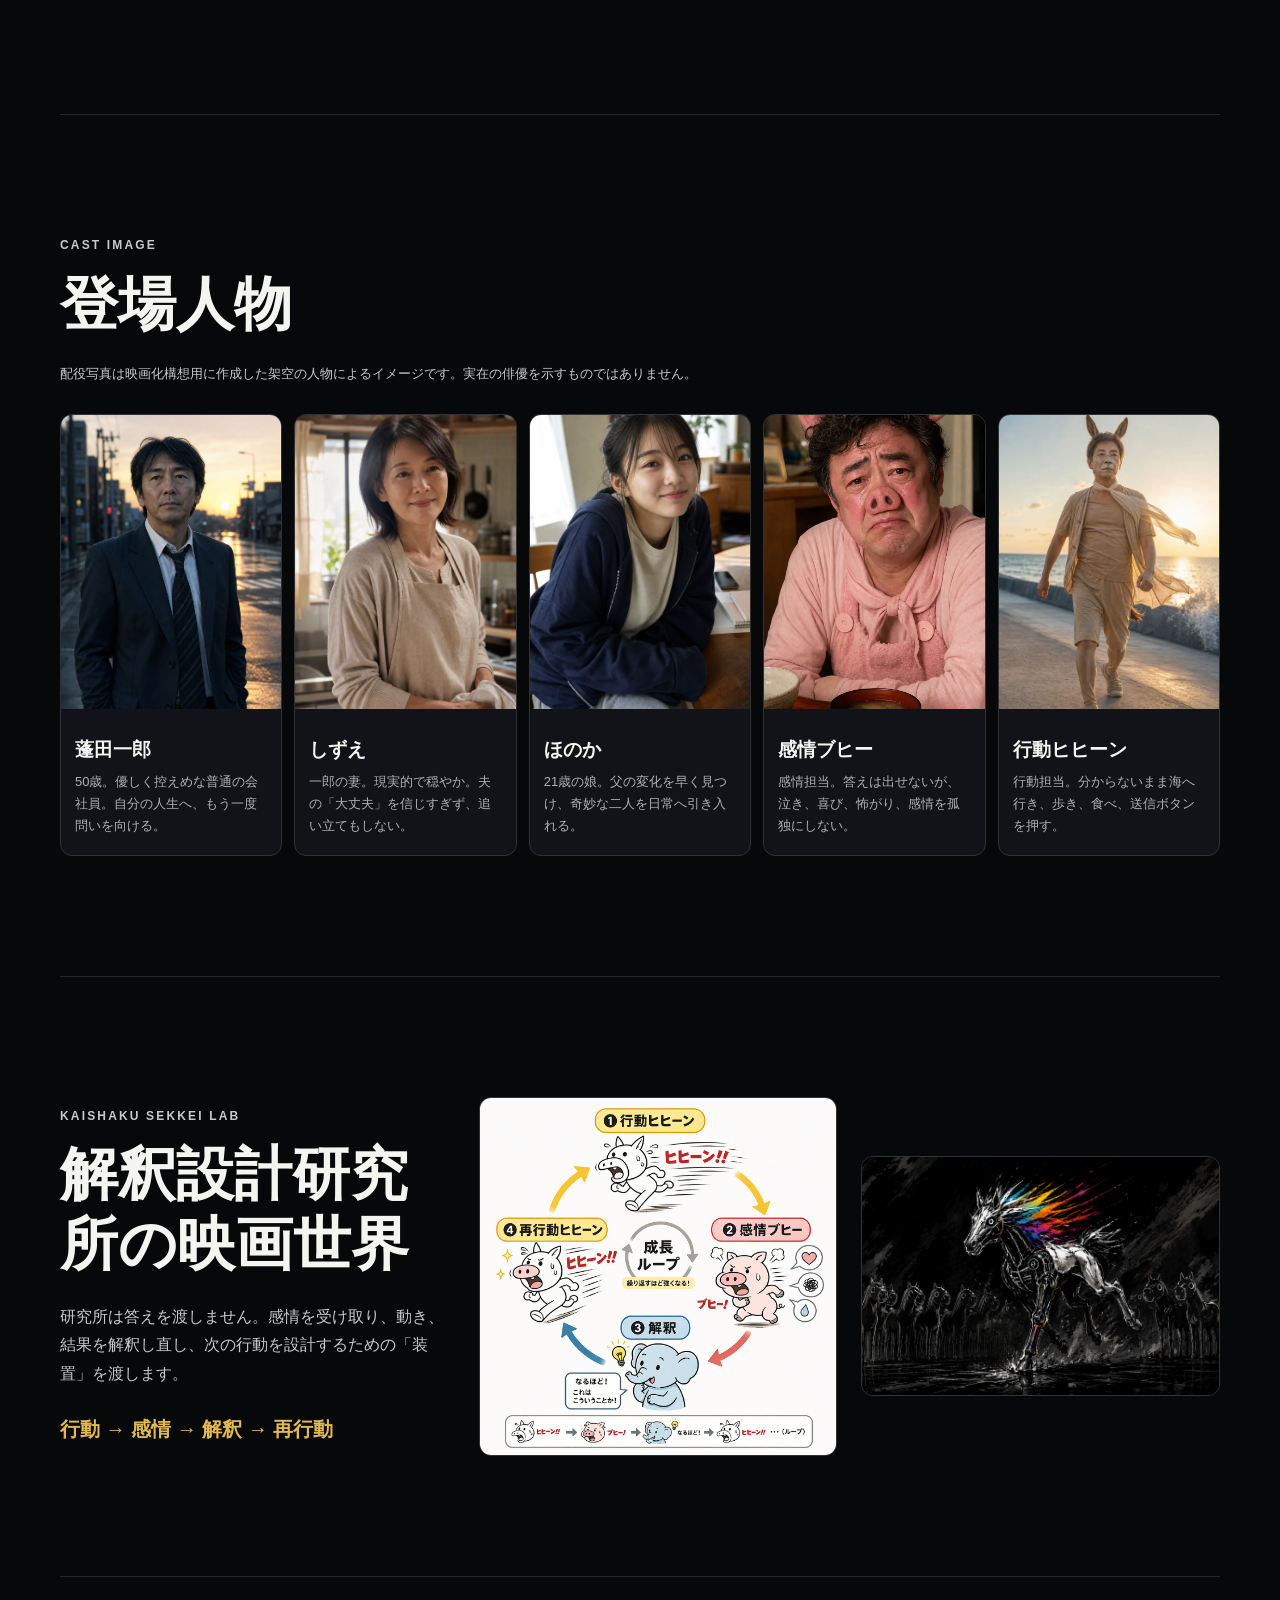
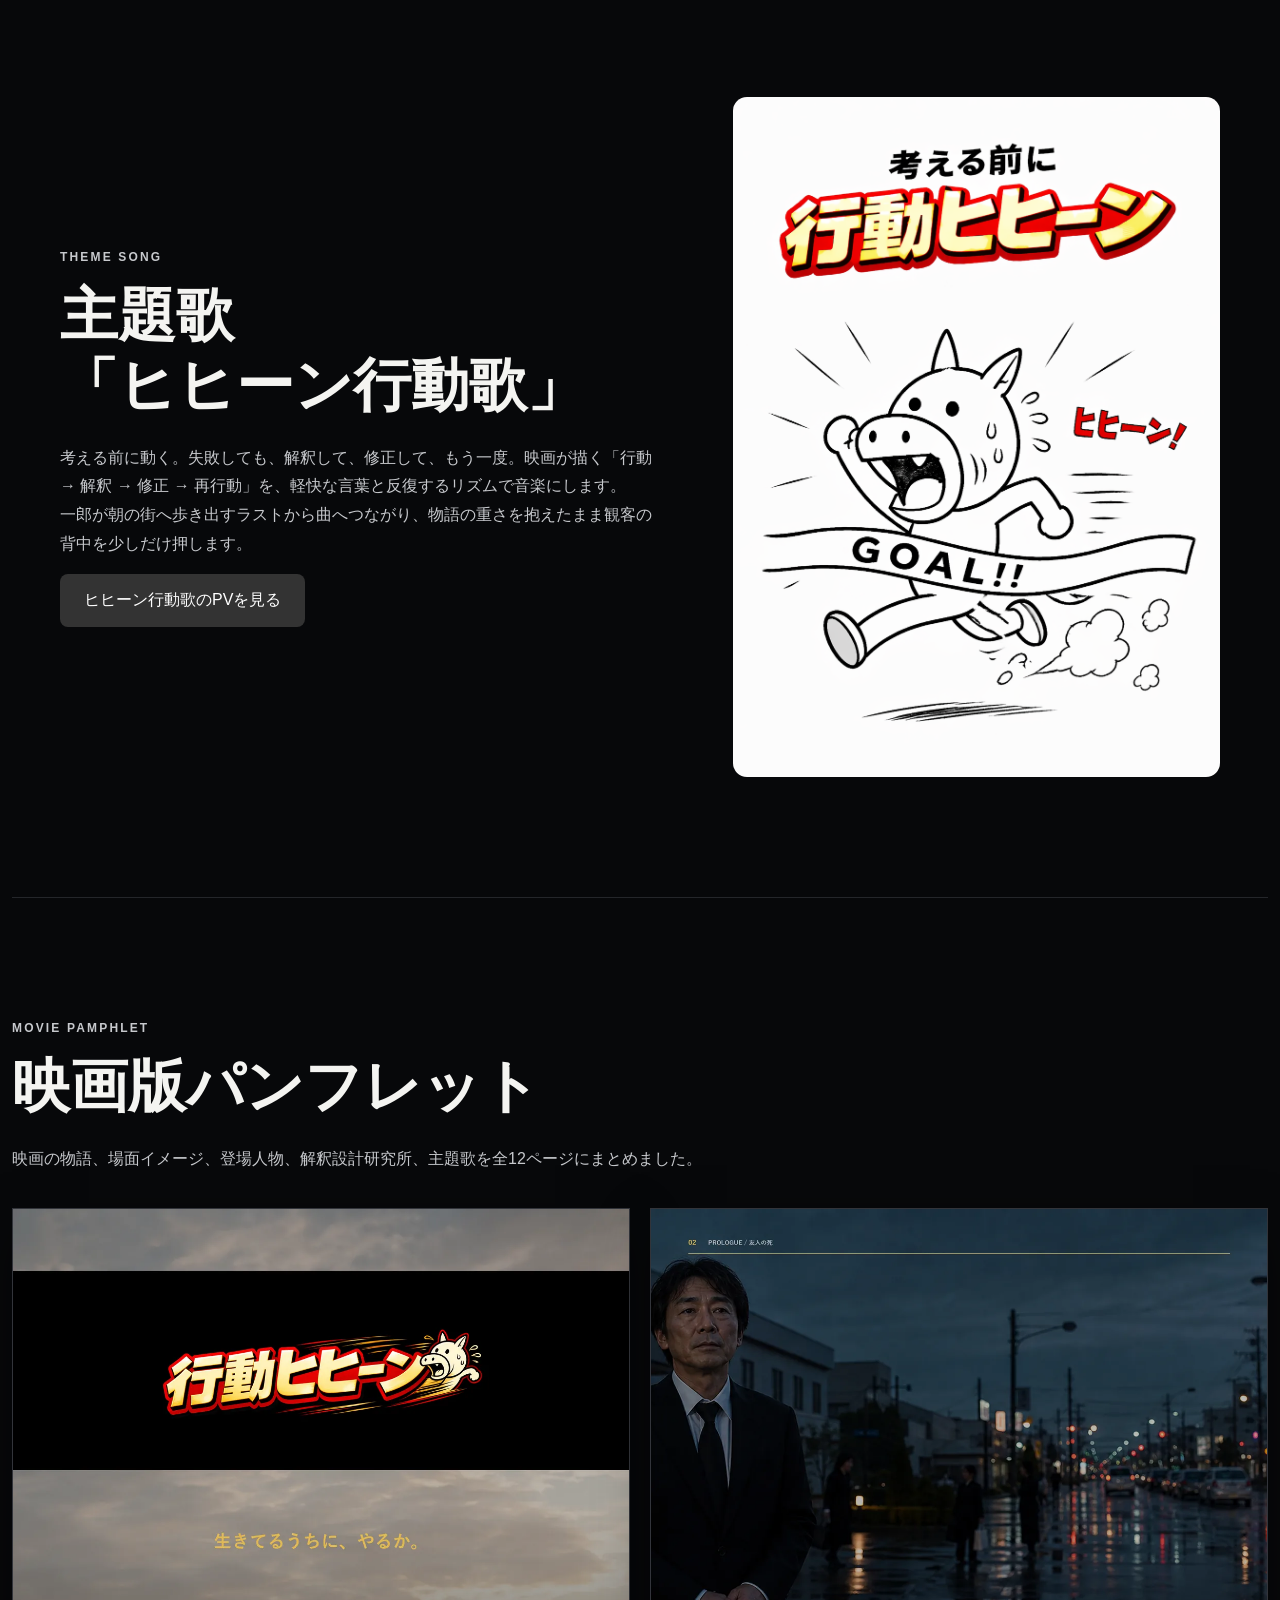
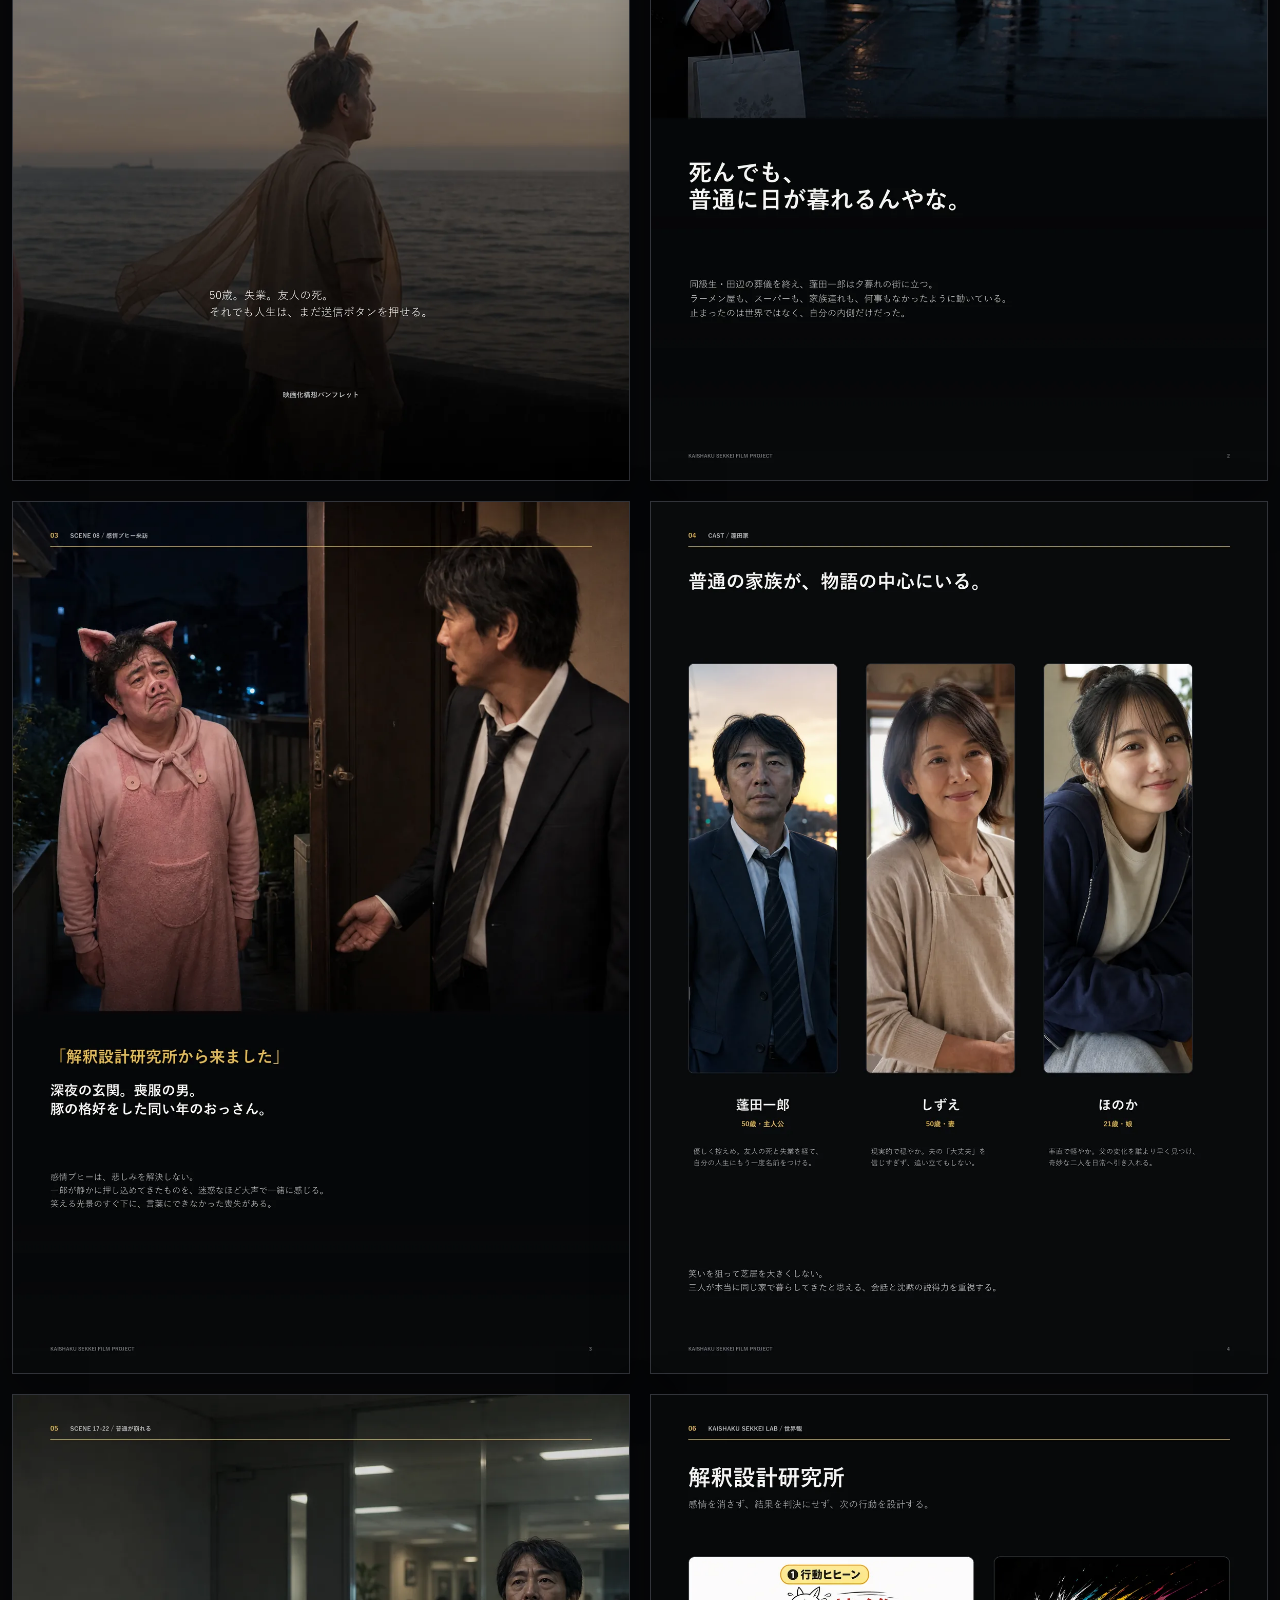
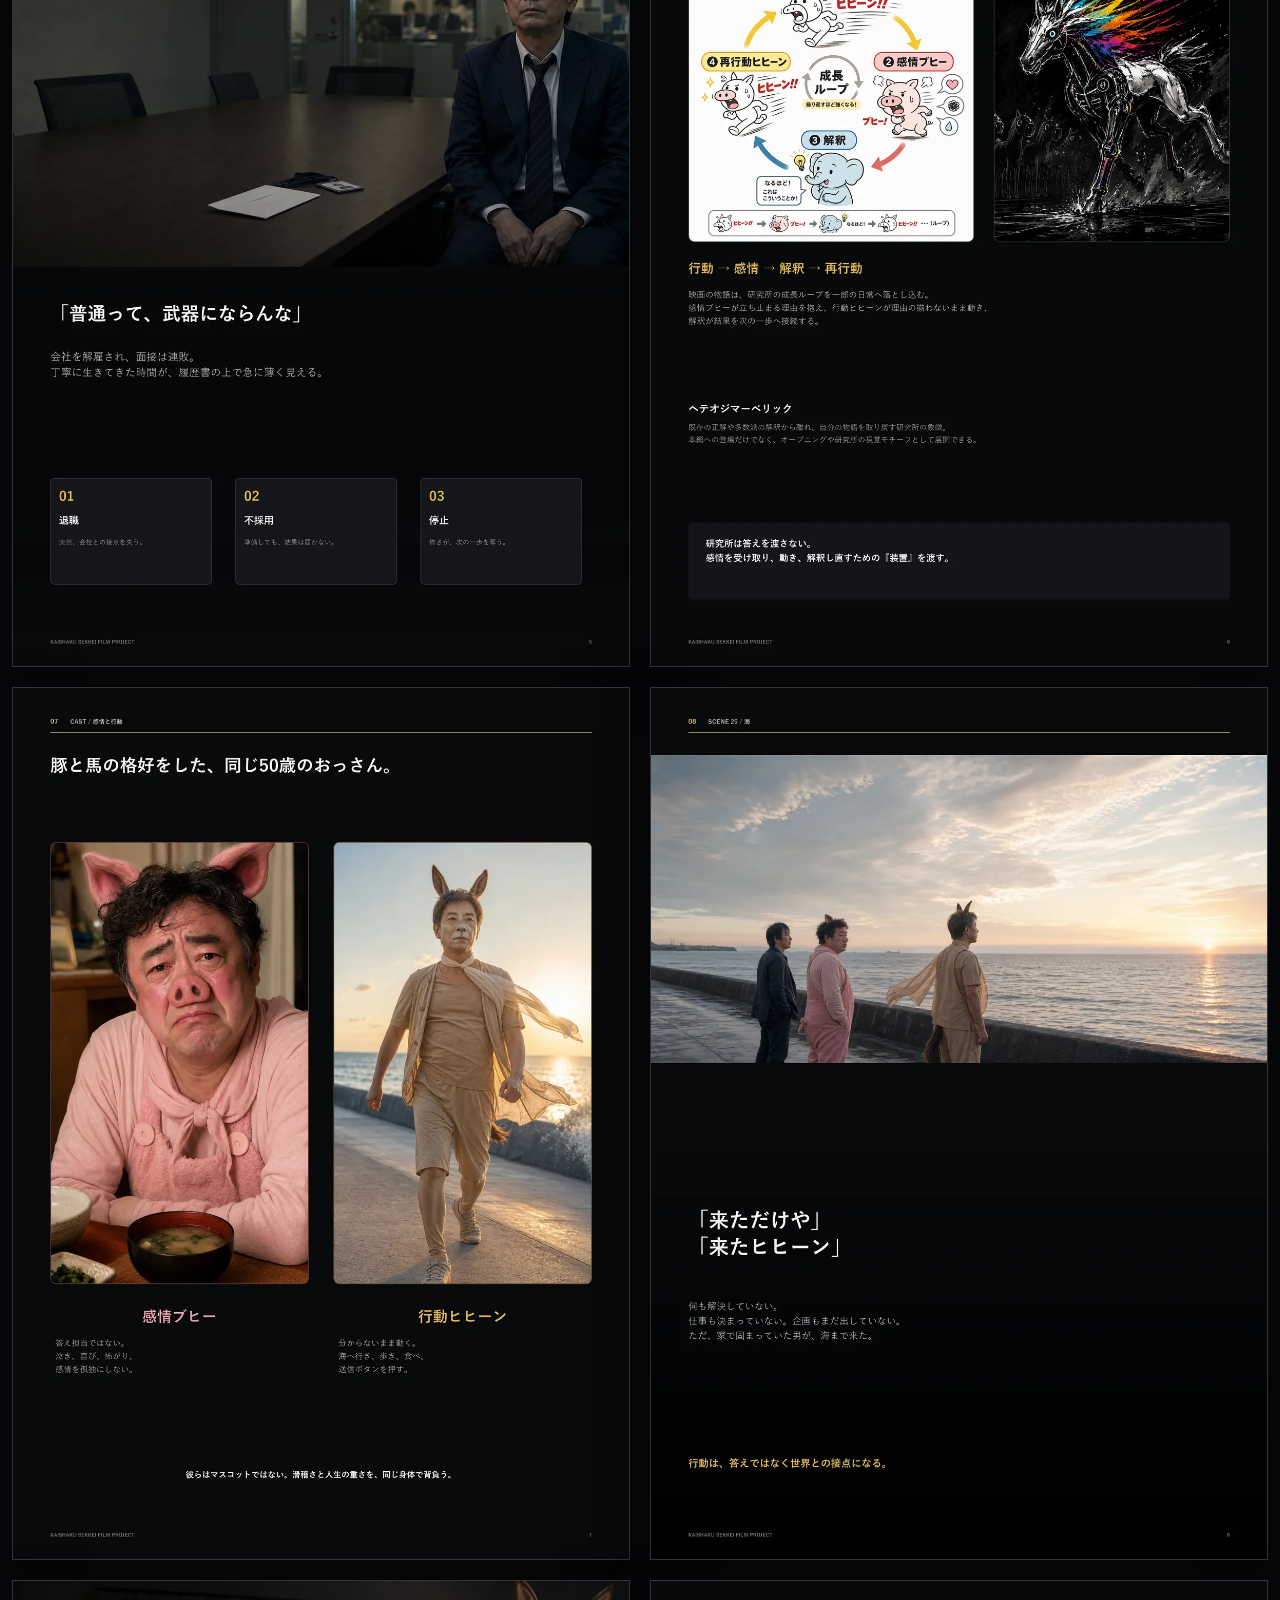
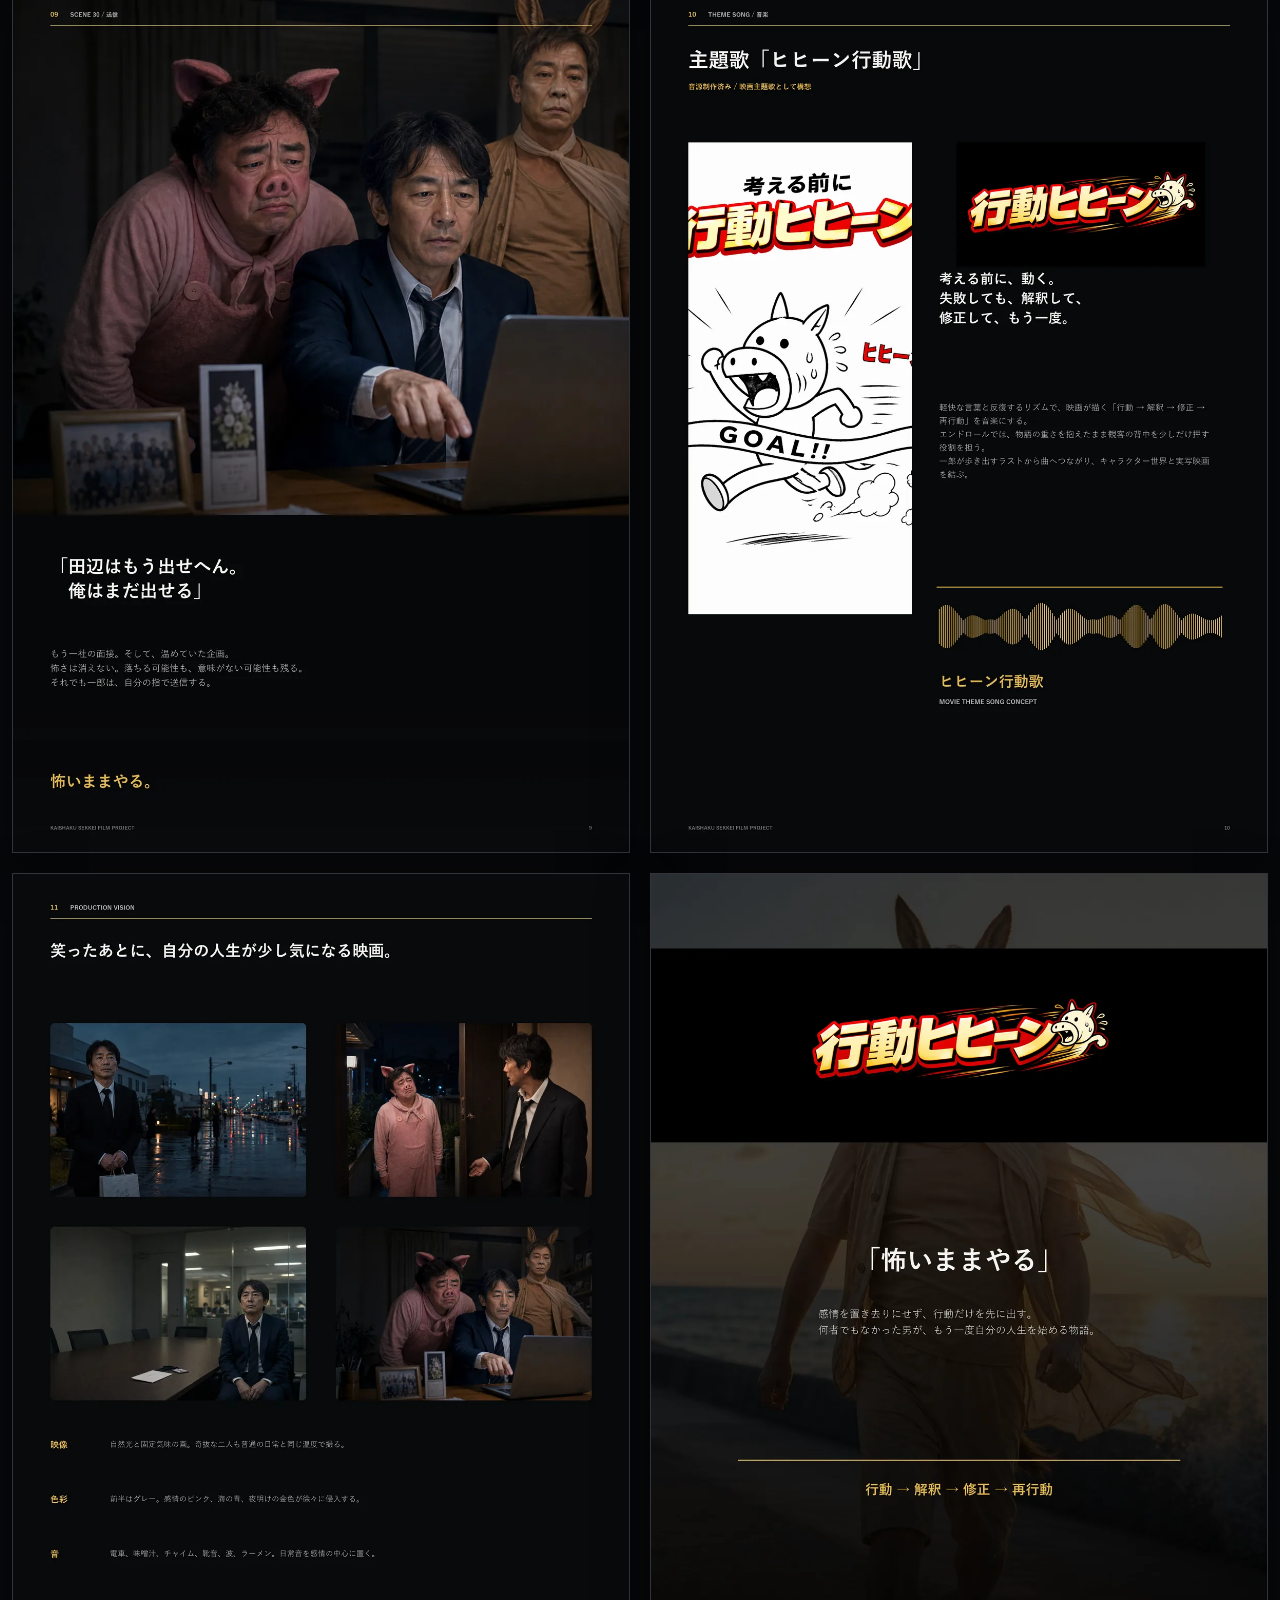
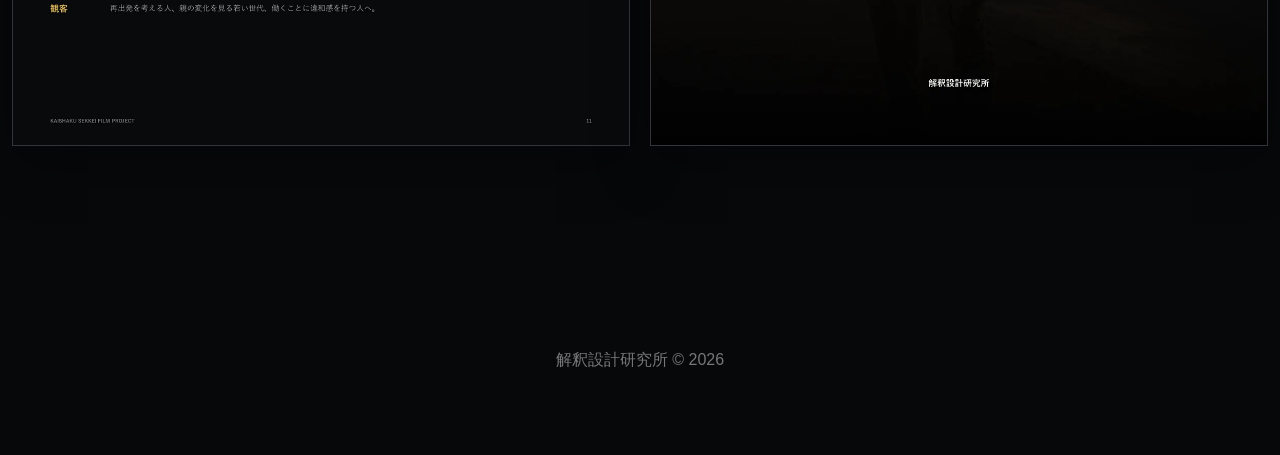
<file: movie/movie.html>
<!DOCTYPE html>
<html lang="ja">
<head>
    <meta charset="UTF-8">
    <meta name="viewport" content="width=device-width, initial-scale=1.0">
    <link rel="stylesheet" href="../style.css">
    <title>映画化計画｜行動ヒヒーン｜解釈設計研究所</title>
    <meta name="description" content="映画『行動ヒヒーン』の映画化計画。物語、登場人物、場面イメージ、主題歌、映画版パンフレットを紹介します。">
</head>
<body class="movie-page">
    <nav class="main-nav" aria-label="メインメニュー">
        <a href="../index.html">TOP</a>
        <a href="../docs/game-hihiin.html">ゲーム</a>
        <a href="../manga/manga.html">漫画</a>
        <a href="../music/music.html">音楽</a>
        <a href="movie.html" aria-current="page">映画化計画</a>
        <a href="../diagram-library/diagram-library.html">図解ライブラリ</a>
        <a href="../koudou-hihiin/koudou-hihiin.html">行動ヒヒーン</a>
        <a href="../kanjou-buhii/kanjou-buhii.html">感情ブヒー</a>
        <a href="../tassei-paoon/tassei-paoon.html">達成パオーン</a>
        <a href="../heteroji-maverick/heteroji-maverick.html">ヘテオジマーベリック</a>
    </nav>

    <header class="movie-hero">
        <img class="movie-hero-bg" src="scene-seaside.webp" alt="">
        <div class="movie-hero-shade"></div>
        <div class="movie-hero-content">
            <p class="movie-kicker">KAISHAKU SEKKEI FILM PROJECT</p>
            <img class="movie-logo" src="logo.png" alt="行動ヒヒーン">
            <p class="movie-tagline">生きてるうちに、やるか。</p>
            <div class="movie-dialogue" aria-label="映画化計画への会話">
                <p>映画になれば嬉しいなー</p>
                <p>誰が見るんだブヒー</p>
            </div>
        </div>
    </header>

    <main>
        <section class="movie-section movie-intro">
            <p class="movie-kicker">STORY</p>
            <h1>普通の人生は、<br>まだ終わっていない。</h1>
            <p class="movie-lead">蓬田一郎、50歳。友人の死、失業、再就職の失敗。立ち止まった男の前に、豚と馬の格好をした同い年のおっさんが現れる。</p>
            <p>感情ブヒーは、悲しみや不安を消さずに一緒に感じる。行動ヒヒーンは、答えが揃わないまま海へ行き、歩き、送信ボタンを押す。これは、何者でもなかった男が「まだ生きている」という事実を取り戻す、乾いた笑いと再出発の物語です。</p>
        </section>

        <section class="movie-section">
            <p class="movie-kicker">SCENE IMAGES</p>
            <h2>映画の場面イメージ</h2>
            <div class="movie-scene-grid">
                <figure class="movie-scene movie-scene-wide">
                    <img src="scene-funeral.webp" alt="葬儀帰りの蓬田一郎" loading="lazy">
                    <figcaption><b>友人の死</b><span>「死んでも、普通に日が暮れるんやな」</span></figcaption>
                </figure>
                <figure class="movie-scene">
                    <img src="scene-door.webp" alt="深夜に訪れる感情ブヒー" loading="lazy">
                    <figcaption><b>感情ブヒー来訪</b><span>「解釈設計研究所から来ました」</span></figcaption>
                </figure>
                <figure class="movie-scene">
                    <img src="scene-layoff.webp" alt="退職を告げられた蓬田一郎" loading="lazy">
                    <figcaption><b>普通が崩れる</b><span>「普通って、武器にならんな」</span></figcaption>
                </figure>
                <figure class="movie-scene">
                    <img src="scene-seaside.webp" alt="海を見る蓬田一郎、感情ブヒー、行動ヒヒーン" loading="lazy">
                    <figcaption><b>海へ行く</b><span>「来ただけや」「来たヒヒーン」</span></figcaption>
                </figure>
                <figure class="movie-scene">
                    <img src="scene-submit.webp" alt="応募の送信ボタンを押す蓬田一郎" loading="lazy">
                    <figcaption><b>送信</b><span>「田辺はもう出せへん。俺はまだ出せる」</span></figcaption>
                </figure>
            </div>
        </section>

        <section class="movie-section">
            <p class="movie-kicker">CAST IMAGE</p>
            <h2>登場人物</h2>
            <p class="movie-note">配役写真は映画化構想用に作成した架空の人物によるイメージです。実在の俳優を示すものではありません。</p>
            <div class="movie-cast-grid">
                <article><img src="yomogida-ichiro.webp" alt="蓬田一郎の配役イメージ" loading="lazy"><h3>蓬田一郎</h3><p>50歳。優しく控えめな普通の会社員。自分の人生へ、もう一度問いを向ける。</p></article>
                <article><img src="shizue.webp" alt="しずえの配役イメージ" loading="lazy"><h3>しずえ</h3><p>一郎の妻。現実的で穏やか。夫の「大丈夫」を信じすぎず、追い立てもしない。</p></article>
                <article><img src="honoka.webp" alt="ほのかの配役イメージ" loading="lazy"><h3>ほのか</h3><p>21歳の娘。父の変化を早く見つけ、奇妙な二人を日常へ引き入れる。</p></article>
                <article><img src="kanjou-buhii.webp" alt="感情ブヒーの配役イメージ" loading="lazy"><h3>感情ブヒー</h3><p>感情担当。答えは出せないが、泣き、喜び、怖がり、感情を孤独にしない。</p></article>
                <article><img src="koudou-hihiin.webp" alt="行動ヒヒーンの配役イメージ" loading="lazy"><h3>行動ヒヒーン</h3><p>行動担当。分からないまま海へ行き、歩き、食べ、送信ボタンを押す。</p></article>
            </div>
        </section>

        <section class="movie-section movie-lab">
            <div>
                <p class="movie-kicker">KAISHAKU SEKKEI LAB</p>
                <h2>解釈設計研究所の映画世界</h2>
                <p>研究所は答えを渡しません。感情を受け取り、動き、結果を解釈し直し、次の行動を設計するための「装置」を渡します。</p>
                <p class="movie-cycle-copy">行動 → 感情 → 解釈 → 再行動</p>
            </div>
            <img src="../images/kaishaku_cycle.png" alt="解釈設計研究所の成長ループ" loading="lazy">
            <img src="../images/hero_heteroji_maverick.png" alt="ヘテオジマーベリック" loading="lazy">
        </section>

        <section class="movie-section movie-song">
            <div class="movie-song-copy">
                <p class="movie-kicker">THEME SONG</p>
                <h2>主題歌<br>「ヒヒーン行動歌」</h2>
                <p>考える前に動く。失敗しても、解釈して、修正して、もう一度。映画が描く「行動 → 解釈 → 修正 → 再行動」を、軽快な言葉と反復するリズムで音楽にします。</p>
                <p>一郎が朝の街へ歩き出すラストから曲へつながり、物語の重さを抱えたまま観客の背中を少しだけ押します。</p>
                <a class="button" href="../music/music.html">ヒヒーン行動歌のPVを見る</a>
            </div>
            <img src="../images/kh_01.png" alt="ヒヒーン行動歌の行動ヒヒーン" loading="lazy">
        </section>

        <section class="movie-section pamphlet-section">
            <p class="movie-kicker">MOVIE PAMPHLET</p>
            <h2>映画版パンフレット</h2>
            <p>映画の物語、場面イメージ、登場人物、解釈設計研究所、主題歌を全12ページにまとめました。</p>
            <div class="pamphlet-pages" aria-label="映画版パンフレット全12ページ">
                <img src="pamphlet/page-01.webp" alt="パンフレット1ページ 表紙" loading="lazy">
                <img src="pamphlet/page-02.webp" alt="パンフレット2ページ" loading="lazy">
                <img src="pamphlet/page-03.webp" alt="パンフレット3ページ" loading="lazy">
                <img src="pamphlet/page-04.webp" alt="パンフレット4ページ" loading="lazy">
                <img src="pamphlet/page-05.webp" alt="パンフレット5ページ" loading="lazy">
                <img src="pamphlet/page-06.webp" alt="パンフレット6ページ" loading="lazy">
                <img src="pamphlet/page-07.webp" alt="パンフレット7ページ" loading="lazy">
                <img src="pamphlet/page-08.webp" alt="パンフレット8ページ" loading="lazy">
                <img src="pamphlet/page-09.webp" alt="パンフレット9ページ" loading="lazy">
                <img src="pamphlet/page-10.webp" alt="パンフレット10ページ" loading="lazy">
                <img src="pamphlet/page-11.webp" alt="パンフレット11ページ" loading="lazy">
                <img src="pamphlet/page-12.webp" alt="パンフレット12ページ 裏表紙" loading="lazy">
            </div>
        </section>
    </main>

    <footer>解釈設計研究所 © 2026</footer>
</body>
</html>
</file>
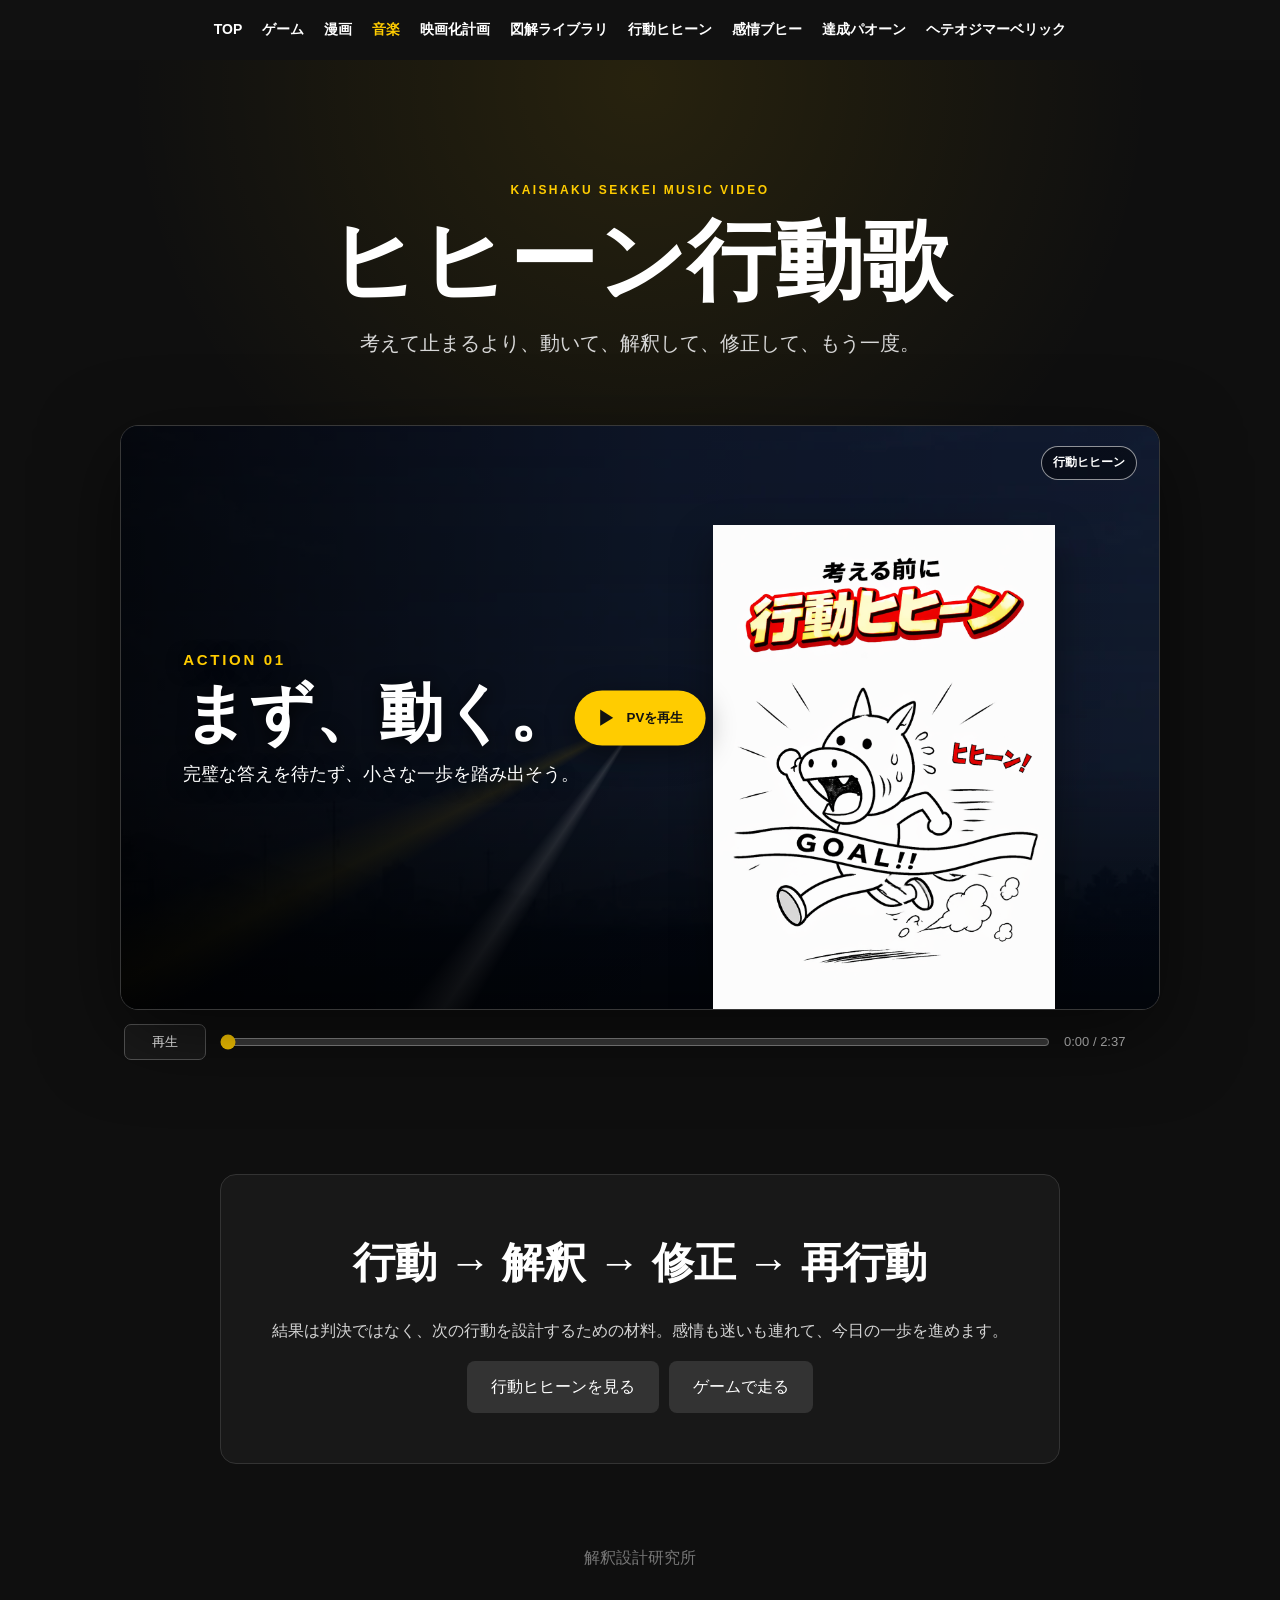
<file: music/music.html>
<!DOCTYPE html>
<html lang="ja">
<head>
    <meta charset="UTF-8">
    <meta name="viewport" content="width=device-width, initial-scale=1.0">
    <link rel="stylesheet" href="../style.css">
    <title>ヒヒーン行動歌 PV｜解釈設計研究所</title>
    <meta name="description" content="行動ヒヒーンと解釈設計研究所の仲間たちによる、ヒヒーン行動歌のミュージックビデオです。">
</head>
<body class="music-page">
    <nav class="main-nav" aria-label="メインメニュー">
        <a href="../index.html">TOP</a>
        <a href="../docs/game-hihiin.html">ゲーム</a>
        <a href="../manga/manga.html">漫画</a>
        <a href="music.html" aria-current="page">音楽</a>
        <a href="../movie/movie.html">映画化計画</a>
        <a href="../diagram-library/diagram-library.html">図解ライブラリ</a>
        <a href="../koudou-hihiin/koudou-hihiin.html">行動ヒヒーン</a>
        <a href="../kanjou-buhii/kanjou-buhii.html">感情ブヒー</a>
        <a href="../tassei-paoon/tassei-paoon.html">達成パオーン</a>
        <a href="../heteroji-maverick/heteroji-maverick.html">ヘテオジマーベリック</a>
    </nav>

    <main class="music-main">
        <header class="music-heading">
            <p class="archive-kicker">KAISHAKU SEKKEI MUSIC VIDEO</p>
            <h1>ヒヒーン行動歌</h1>
            <p>考えて止まるより、動いて、解釈して、修正して、もう一度。</p>
        </header>

        <section class="pv-shell" aria-label="ヒヒーン行動歌 プロモーションビデオ">
            <div class="pv-stage" id="pvStage">
                <div class="pv-sky" id="pvSky"></div>
                <div class="pv-rays"></div>
                <img class="pv-character" id="pvCharacter" src="../images/kh_01.png" alt="">
                <div class="pv-copy" aria-live="polite">
                    <p class="pv-eyebrow" id="pvEyebrow">ACTION 01</p>
                    <h2 id="pvTitle">まず、動く。</h2>
                    <p id="pvText">完璧な答えを待たず、小さな一歩を踏み出そう。</p>
                </div>
                <button class="pv-play" id="pvPlay" type="button" aria-label="PVを再生">
                    <span aria-hidden="true">▶</span>
                    <strong>PVを再生</strong>
                </button>
                <div class="pv-badge">行動ヒヒーン</div>
            </div>

            <div class="pv-controls">
                <button id="playToggle" type="button">再生</button>
                <input id="pvProgress" type="range" min="0" max="1000" value="0" aria-label="再生位置">
                <output id="pvTime">0:00 / 0:00</output>
            </div>
            <audio id="pvAudio" preload="metadata" src="ヒヒーン行動歌.mp3"></audio>
        </section>

        <section class="music-message">
            <h2>行動 → 解釈 → 修正 → 再行動</h2>
            <p>結果は判決ではなく、次の行動を設計するための材料。感情も迷いも連れて、今日の一歩を進めます。</p>
            <div class="music-links">
                <a class="button" href="../koudou-hihiin/koudou-hihiin.html">行動ヒヒーンを見る</a>
                <a class="button" href="../docs/game-hihiin.html">ゲームで走る</a>
            </div>
        </section>
    </main>

    <footer>解釈設計研究所</footer>

    <script>
    (() => {
        "use strict";

        const audio = document.getElementById("pvAudio");
        const stage = document.getElementById("pvStage");
        const playButton = document.getElementById("pvPlay");
        const playToggle = document.getElementById("playToggle");
        const progress = document.getElementById("pvProgress");
        const time = document.getElementById("pvTime");
        const sky = document.getElementById("pvSky");
        const character = document.getElementById("pvCharacter");
        const eyebrow = document.getElementById("pvEyebrow");
        const title = document.getElementById("pvTitle");
        const text = document.getElementById("pvText");

        const scenes = [
            { at: 0, image: "../images/kh_01.png", bg: "../docs/images/game-hihiin/backgrounds/night.webp", eyebrow: "ACTION 01", title: "まず、動く。", text: "完璧な答えを待たず、小さな一歩を踏み出そう。" },
            { at: .13, image: "../images/bh_01.png", bg: "../docs/images/game-hihiin/backgrounds/dawn.webp", eyebrow: "EMOTION", title: "感情も、一緒に行く。", text: "不安があってもいい。感情ブヒーは置いていかない。" },
            { at: .26, image: "../images/kh_06.png", bg: "../docs/images/game-hihiin/backgrounds/morning.webp", eyebrow: "ACTION 02", title: "やってみて、わかる。", text: "行動の結果は、あなたを責める判決ではない。" },
            { at: .39, image: "../images/kaishaku_cycle.png", bg: "../docs/images/game-hihiin/backgrounds/noon.webp", eyebrow: "AICA", title: "解釈して、修正する。", text: "行動、解釈、修正、再行動。前進は循環から生まれる。" },
            { at: .53, image: "../images/hm_01.png", bg: "../docs/images/game-hihiin/backgrounds/noon.webp", eyebrow: "MAVERICK", title: "他人の正解を、疑え。", text: "ヘテオジマーベリックは、自分の解釈を取り戻す。" },
            { at: .66, image: "../images/kh_13.png", bg: "../docs/images/game-hihiin/backgrounds/sunset.webp", eyebrow: "RE-ACTION", title: "もう一度、動く。", text: "修正した一歩は、最初の一歩より少し強い。" },
            { at: .79, image: "../images/dm_01.png", bg: "../docs/images/game-hihiin/backgrounds/sunset.webp", eyebrow: "ACHIEVEMENT", title: "小さな達成を祝おう。", text: "達成パオーン。進んだ事実を、ちゃんと受け取る。" },
            { at: .91, image: "../images/kh_20.png", bg: "../docs/images/game-hihiin/backgrounds/dawn.webp", eyebrow: "NEW DAWN", title: "今日も、行動ヒヒーン。", text: "夜明けは待つものではなく、一歩ずつ近づくもの。" }
        ];

        let sceneIndex = -1;

        function formatTime(value) {
            if (!Number.isFinite(value)) return "0:00";
            const minutes = Math.floor(value / 60);
            const seconds = Math.floor(value % 60).toString().padStart(2, "0");
            return `${minutes}:${seconds}`;
        }

        function setScene(index) {
            if (index === sceneIndex) return;
            sceneIndex = index;
            const scene = scenes[index];
            stage.classList.remove("is-changing");
            void stage.offsetWidth;
            stage.classList.add("is-changing");
            character.src = scene.image;
            sky.style.backgroundImage = `linear-gradient(rgba(0,0,0,.14), rgba(0,0,0,.5)), url("${scene.bg}")`;
            eyebrow.textContent = scene.eyebrow;
            title.textContent = scene.title;
            text.textContent = scene.text;
        }

        function sync() {
            const duration = audio.duration || 0;
            const ratio = duration ? audio.currentTime / duration : 0;
            let index = 0;
            for (let i = 1; i < scenes.length; i += 1) {
                if (ratio >= scenes[i].at) index = i;
            }
            setScene(index);
            progress.value = Math.round(ratio * 1000);
            time.value = `${formatTime(audio.currentTime)} / ${formatTime(duration)}`;
        }

        async function togglePlayback() {
            if (audio.paused) {
                try {
                    await audio.play();
                } catch {
                    return;
                }
            } else {
                audio.pause();
            }
        }

        playButton.addEventListener("click", togglePlayback);
        playToggle.addEventListener("click", togglePlayback);
        progress.addEventListener("input", () => {
            if (audio.duration) audio.currentTime = audio.duration * Number(progress.value) / 1000;
        });
        audio.addEventListener("loadedmetadata", sync);
        audio.addEventListener("timeupdate", sync);
        audio.addEventListener("play", () => {
            stage.classList.add("is-playing");
            playToggle.textContent = "一時停止";
        });
        audio.addEventListener("pause", () => {
            stage.classList.remove("is-playing");
            playToggle.textContent = "再生";
        });
        audio.addEventListener("ended", () => {
            audio.currentTime = 0;
            sync();
        });

        setScene(0);
    })();
    </script>
</body>
</html>
</file>
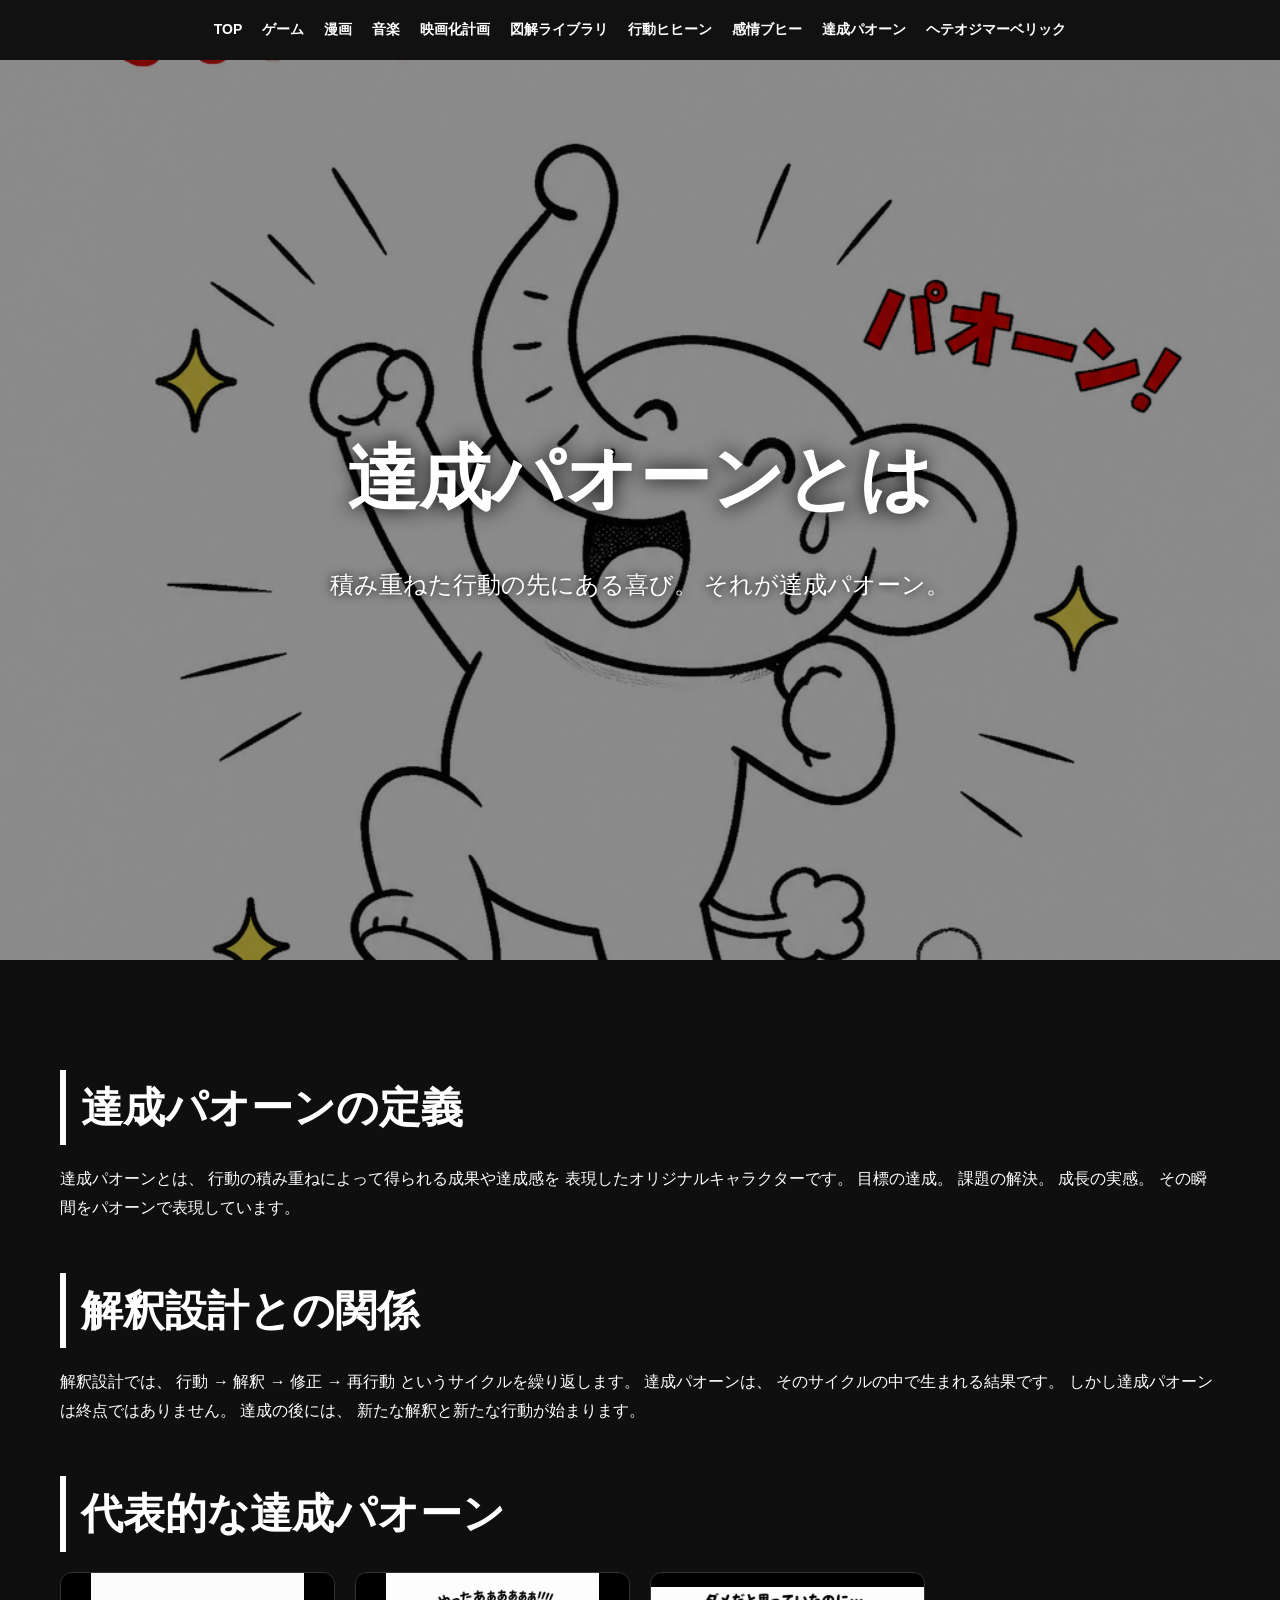
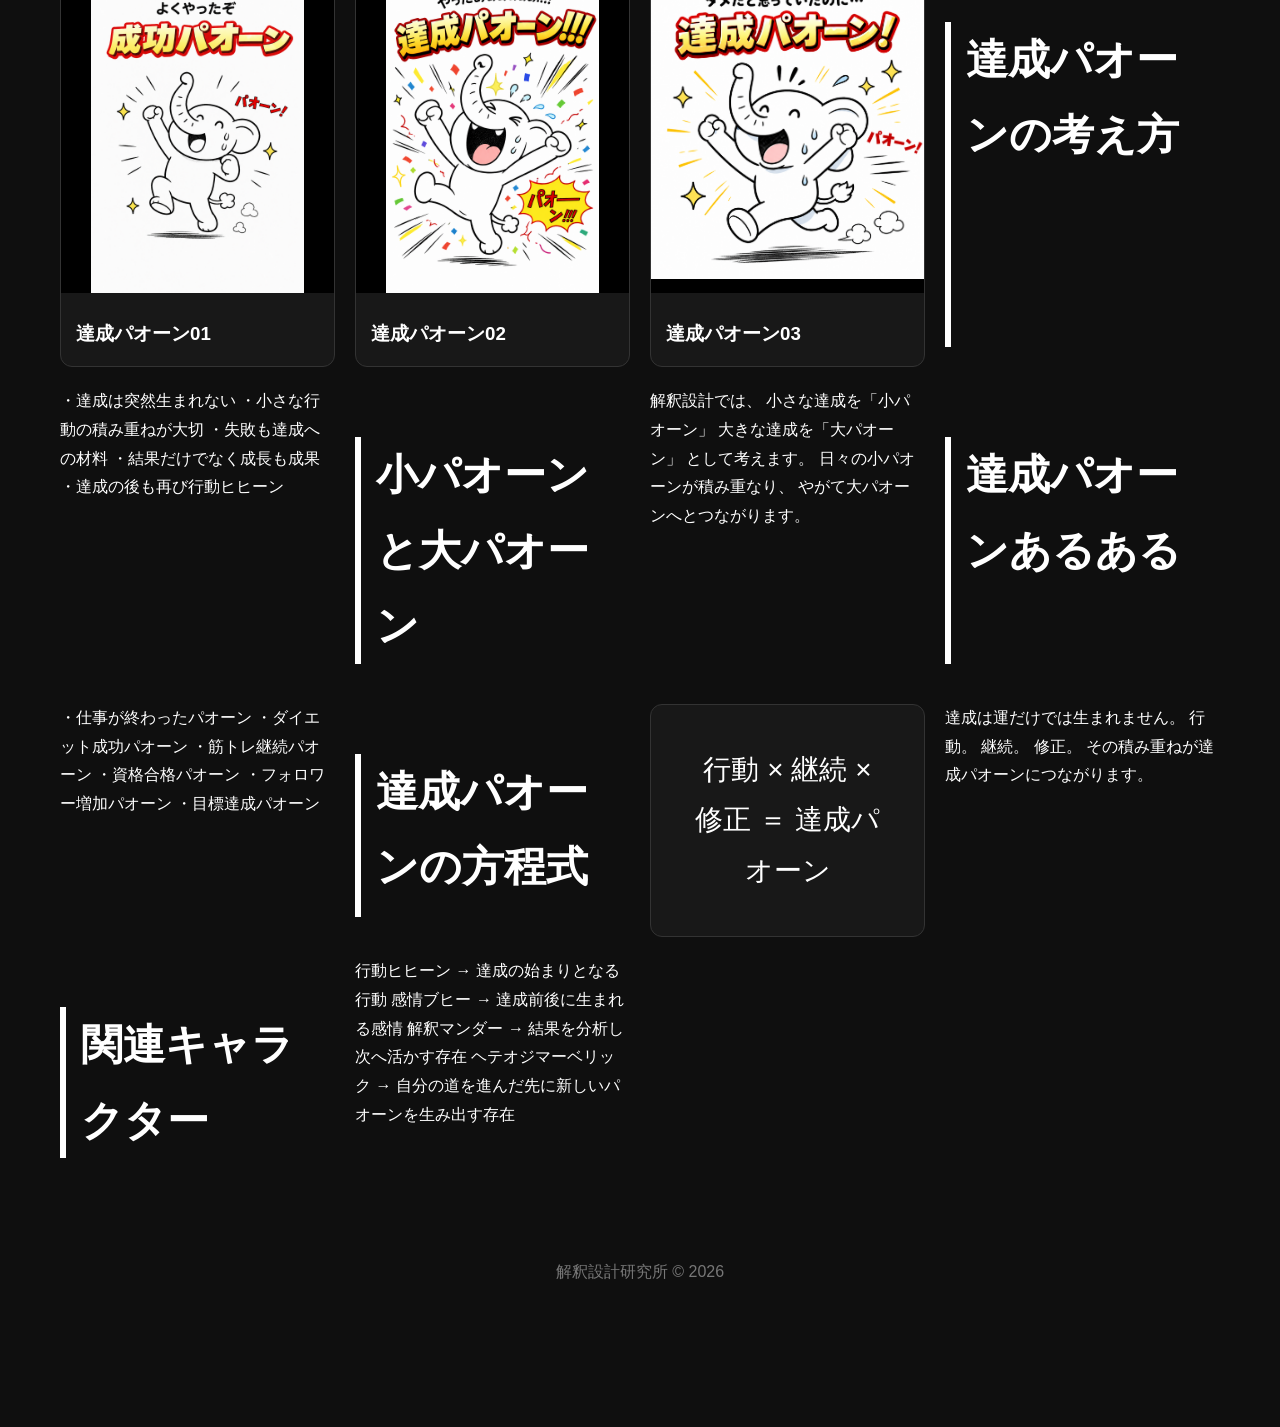
<file: tassei-paoon/tassei-paoon.html>
<!DOCTYPE html>

<html lang="ja">

<head>
<meta charset="UTF-8">
<meta name="viewport" content="width=device-width, initial-scale=1.0">
<link rel="stylesheet" href="../style.css">

<title>達成パオーンとは｜解釈設計研究所</title>

<meta name="description"
content="達成パオーンとは、行動の積み重ねによって得られる成果や達成感を表現したオリジナルキャラクターです。">

</head>

<body>

<nav class="main-nav" aria-label="メインメニュー">
        <a href="../index.html">TOP</a>
        <a href="../docs/game-hihiin.html">ゲーム</a>
        <a href="../manga/manga.html">漫画</a>
        <a href="../music/music.html">音楽</a>
        <a href="../movie/movie.html">映画化計画</a>
        <a href="../diagram-library/diagram-library.html">図解ライブラリ</a>
        <a href="../koudou-hihiin/koudou-hihiin.html">行動ヒヒーン</a>
        <a href="../kanjou-buhii/kanjou-buhii.html">感情ブヒー</a>
        <a href="../tassei-paoon/tassei-paoon.html">達成パオーン</a>
        <a href="../heteroji-maverick/heteroji-maverick.html">ヘテオジマーベリック</a>
    </nav>

<section class="hero">

<img
src="../images/dm_01.png"
alt="達成パオーン">

<div class="hero-content">

<h1>達成パオーンとは</h1>

<p>
積み重ねた行動の先にある喜び。
それが達成パオーン。
</p>

</div>

</section>

<div class="container">

<h2 class="section-title">
達成パオーンの定義
</h2>

<p>
達成パオーンとは、
行動の積み重ねによって得られる成果や達成感を
表現したオリジナルキャラクターです。

目標の達成。

課題の解決。

成長の実感。

その瞬間をパオーンで表現しています。

</p>

<h2 class="section-title">
解釈設計との関係
</h2>

<p>
解釈設計では、

行動 → 解釈 → 修正 → 再行動

というサイクルを繰り返します。

達成パオーンは、
そのサイクルの中で生まれる結果です。

しかし達成パオーンは終点ではありません。

達成の後には、
新たな解釈と新たな行動が始まります。

</p>

<h2 class="section-title">
代表的な達成パオーン
</h2>

<div class="gallery">

<div class="card">
<img src="../images/dm_01.png" alt="達成パオーン01">
<h3>達成パオーン01</h3>
</div>

<div class="card">
<img src="../images/dm_02.png" alt="達成パオーン02">
<h3>達成パオーン02</h3>
</div>

<div class="card">
<img src="../images/dm_03.png" alt="達成パオーン03">
<h3>達成パオーン03</h3>
</div>

<h2 class="section-title">
達成パオーンの考え方
</h2>

<p>
・達成は突然生まれない

・小さな行動の積み重ねが大切

・失敗も達成への材料

・結果だけでなく成長も成果

・達成の後も再び行動ヒヒーン

</p>

<h2 class="section-title">
小パオーンと大パオーン
</h2>

<p>
解釈設計では、

小さな達成を「小パオーン」

大きな達成を「大パオーン」

として考えます。

日々の小パオーンが積み重なり、
やがて大パオーンへとつながります。

</p>

<h2 class="section-title">
達成パオーンあるある
</h2>

<p>
・仕事が終わったパオーン

・ダイエット成功パオーン

・筋トレ継続パオーン

・資格合格パオーン

・フォロワー増加パオーン

・目標達成パオーン

</p>

<h2 class="section-title">
達成パオーンの方程式
</h2>

<div class="aica">

行動 × 継続 × 修正

＝ 達成パオーン

</div>

<p>
達成は運だけでは生まれません。

行動。

継続。

修正。

その積み重ねが達成パオーンにつながります。

</p>

<h2 class="section-title">
関連キャラクター
</h2>

<p>
行動ヒヒーン →
達成の始まりとなる行動

感情ブヒー →
達成前後に生まれる感情

解釈マンダー →
結果を分析し次へ活かす存在

ヘテオジマーベリック →
自分の道を進んだ先に新しいパオーンを生み出す存在

</p>

</div>

<footer>

解釈設計研究所 © 2026

</footer>

</body>
</html>
</file>
<file: style.css>
*{
    margin:0;
    padding:0;
    box-sizing:border-box;
}

body{
    background:#0f0f0f;
    color:white;
    font-family:"Yu Gothic",sans-serif;
    line-height:1.8;
    overflow-wrap:break-word;
}

.hero{
    position:relative;
    min-height:100vh;
    min-height:100svh;
    overflow:hidden;
}

.hero img{
    position:absolute;
    inset:0;
    z-index:0;
    width:100%;
    height:100%;
    object-fit:cover;
}

.hero::after{
    content:"";
    position:absolute;
    inset:0;
    z-index:1;
    background:rgba(0,0,0,0.45);
}

.hero-content{
    position:absolute;
    top:50%;
    left:50%;
    transform:translate(-50%,-50%);
    text-align:center;
    z-index:10;
    width:90%;
}

.hero-content h1{
    font-size:clamp(34px, 7vw, 72px);
    text-shadow:0 0 20px #000;
}

.hero-content p{
    margin-top:20px;
    font-size:clamp(16px, 2.5vw, 24px);
    text-shadow:0 0 10px #000;
}

.container{
    max-width:1200px;
    margin:auto;
    padding:clamp(36px, 6vw, 60px) 20px;
}

.section-title{
    font-size:clamp(28px, 5vw, 42px);
    margin:50px 0 20px;
    border-left:6px solid white;
    padding-left:15px;
}

.aica{
    background:#181818;
    border:1px solid #333;
    border-radius:12px;
    padding:clamp(24px, 5vw, 40px);
    text-align:center;
    font-size:clamp(20px, 4vw, 28px);
}

.gallery{
    display:grid;
    grid-template-columns:repeat(auto-fit,minmax(220px,1fr));
    gap:20px;
    margin-top:20px;
}

.card{
    background:#181818;
    border:1px solid #333;
    border-radius:12px;
    overflow:hidden;
    transition:0.3s;
}

.card:hover{
    transform:translateY(-5px);
    border-color:#666;
}

.card img{
    width:100%;
    height:clamp(220px, 32vw, 320px);
    object-fit:contain;
    background:black;
}

.card h3{
    padding:15px;
}

.character-card-link{
    display:block;
    min-height:100%;
    color:#fff;
    text-decoration:none;
}

.character-card-link img{
    height:260px;
}

.character-card-link p{
    padding:0 15px 18px;
    color:#ddd;
}

.character-card-link:hover h3{
    color:#ffcc00;
}

footer{
    text-align:center;
    padding:80px;
    color:#777;
}
.main-nav {
    position: relative;
    z-index: 20;
    display: flex;
    flex-wrap: wrap;
    justify-content: center;
    gap: 8px 12px;
    background: #111;
    padding: 14px 20px;
    text-align: center;
}

.main-nav a {
    color: #fff;
    text-decoration: none;
    font-weight: bold;
    font-size: 14px;
    line-height: 1.4;
    padding: 6px 4px;
}

.main-nav a:hover {
    color: #ffcc00;
}
@media (max-width: 768px) {
    .hero {
        min-height: 88svh;
    }

    .main-nav {
        gap: 6px;
        padding: 10px 12px;
    }

    .main-nav a {
        font-size: 13px;
        padding: 7px 6px;
    }

    .hero-content {
        top:56%;
    }

    .hero-content p {
        margin-top:14px;
    }

    .container {
        padding-left:16px;
        padding-right:16px;
    }

    .section-title {
        margin-top:34px;
    }

    .gallery {
        grid-template-columns:1fr;
        gap:16px;
    }

    .card img {
        height:260px;
    }

    footer {
        padding:48px 20px;
    }
}
.concept-image{
    text-align:center;
    margin:40px 0;
}

.main-concept-image{
    width:100%;
    max-width:800px;
    border-radius:12px;
    box-shadow:0 4px 12px rgba(0,0,0,0.15);
}
.button{
    display:inline-block;
    margin-top:15px;
    padding:12px 24px;
    background:#333;
    color:#fff;
    text-decoration:none;
    border-radius:8px;
}

.button:hover{
    opacity:0.8;
}
.concept-image p{
    margin-top:15px;
    font-size:1.1rem;
}

.diagram-link-list{
    display:grid;
    grid-template-columns:repeat(auto-fit,minmax(280px,1fr));
    gap:12px;
    margin-top:24px;
}

.diagram-link-list a{
    display:block;
    min-height:48px;
    padding:14px 16px;
    border:1px solid #333;
    border-radius:8px;
    background:#181818;
    color:#fff;
    text-decoration:none;
    font-weight:bold;
    line-height:1.5;
}

.diagram-link-list a:hover{
    border-color:#ffcc00;
    color:#ffcc00;
}

@media (max-width: 768px) {
    .diagram-link-list{
        grid-template-columns:1fr;
        gap:10px;
    }

    .diagram-link-list a{
        padding:14px;
        font-size:15px;
    }
}

.archive-hero,
.music-heading{
    max-width:1000px;
    margin:0 auto;
    padding:clamp(64px, 10vw, 120px) 20px clamp(34px, 6vw, 64px);
    text-align:center;
}

.archive-hero h1,
.music-heading h1{
    margin:.1em 0;
    font-size:clamp(42px, 9vw, 88px);
    line-height:1.15;
}

.archive-hero > p:last-child,
.music-heading > p:last-child{
    max-width:720px;
    margin:14px auto 0;
    color:#d7d7d7;
    font-size:clamp(15px, 2.6vw, 20px);
}

.archive-kicker{
    color:#ffcc00;
    font-size:12px;
    font-weight:800;
    letter-spacing:.2em;
}

.archive-container{
    padding-top:0;
}

.manga-gallery{
    display:grid;
    grid-template-columns:repeat(2, minmax(0, 1fr));
    gap:clamp(18px, 3vw, 34px);
}

.manga-card{
    overflow:hidden;
    border:1px solid #333;
    border-radius:14px;
    background:#181818;
}

.manga-card img{
    display:block;
    width:100%;
    height:auto;
    background:#fff;
}

.manga-card figcaption{
    padding:12px 16px;
    color:#fff;
    font-weight:700;
    text-align:center;
}

.main-nav a[aria-current="page"]{
    color:#ffcc00;
}

.music-page{
    background:
        radial-gradient(circle at 50% 5%, rgba(255,204,0,.1), transparent 32rem),
        #0f0f0f;
}

.music-main{
    padding:0 16px;
}

.pv-shell{
    width:min(1040px, 100%);
    margin:0 auto;
}

.pv-stage{
    position:relative;
    aspect-ratio:16 / 9;
    min-height:300px;
    overflow:hidden;
    border:1px solid #383838;
    border-radius:18px;
    background:#111;
    box-shadow:0 24px 80px rgba(0,0,0,.5);
    isolation:isolate;
}

.pv-sky{
    position:absolute;
    inset:-3%;
    z-index:-3;
    background-position:center;
    background-size:cover;
    transform:scale(1.04);
    transition:background-image .35s ease;
}

.pv-stage.is-playing .pv-sky{
    animation:pv-drift 12s ease-in-out infinite alternate;
}

.pv-stage::after{
    content:"";
    position:absolute;
    inset:0;
    z-index:-1;
    background:
        linear-gradient(90deg, rgba(0,0,0,.74) 0%, rgba(0,0,0,.23) 52%, rgba(0,0,0,.08)),
        linear-gradient(0deg, rgba(0,0,0,.58), transparent 42%);
}

.pv-rays{
    position:absolute;
    inset:-45%;
    z-index:-2;
    opacity:.2;
    background:conic-gradient(from 210deg, transparent, #fff 4deg, transparent 9deg, transparent 28deg, rgba(255,204,0,.7) 33deg, transparent 40deg);
    animation:pv-rays 24s linear infinite;
}

.pv-character{
    position:absolute;
    right:4%;
    bottom:-5%;
    width:45%;
    height:88%;
    object-fit:contain;
    object-position:center bottom;
    filter:drop-shadow(0 18px 20px rgba(0,0,0,.42));
}

.pv-stage.is-changing .pv-character{
    animation:pv-character-in .55s cubic-bezier(.2,.8,.2,1);
}

.pv-copy{
    position:absolute;
    left:6%;
    top:50%;
    width:48%;
    transform:translateY(-50%);
    text-shadow:0 3px 18px rgba(0,0,0,.8);
}

.pv-eyebrow{
    color:#ffcc00;
    font-size:clamp(10px, 1.5vw, 15px);
    font-weight:900;
    letter-spacing:.18em;
}

.pv-copy h2{
    margin:.08em 0 .18em;
    font-size:clamp(28px, 5vw, 64px);
    line-height:1.1;
}

.pv-copy > p:last-child{
    max-width:34em;
    font-size:clamp(12px, 1.8vw, 18px);
    line-height:1.65;
}

.pv-badge{
    position:absolute;
    top:20px;
    right:22px;
    padding:5px 11px;
    border:1px solid rgba(255,255,255,.55);
    border-radius:999px;
    background:rgba(0,0,0,.42);
    font-size:12px;
    font-weight:800;
}

.pv-play{
    position:absolute;
    left:50%;
    top:50%;
    display:flex;
    align-items:center;
    gap:10px;
    z-index:5;
    padding:14px 22px;
    border:0;
    border-radius:999px;
    background:#ffcc00;
    color:#111;
    cursor:pointer;
    transform:translate(-50%, -50%);
    box-shadow:0 8px 30px rgba(0,0,0,.42);
}

.pv-play span{
    font-size:20px;
}

.pv-stage.is-playing .pv-play{
    opacity:0;
    pointer-events:none;
}

.pv-controls{
    display:grid;
    grid-template-columns:auto 1fr auto;
    align-items:center;
    gap:14px;
    padding:14px 4px;
}

.pv-controls button{
    min-width:82px;
    padding:8px 14px;
    border:1px solid #555;
    border-radius:7px;
    background:#1a1a1a;
    color:#fff;
    cursor:pointer;
}

.pv-controls input{
    width:100%;
    accent-color:#ffcc00;
}

.pv-controls output{
    min-width:92px;
    color:#bbb;
    font-variant-numeric:tabular-nums;
    font-size:13px;
}

.music-message{
    width:min(840px, 100%);
    margin:clamp(54px, 9vw, 100px) auto 0;
    padding:clamp(26px, 5vw, 50px);
    border:1px solid #333;
    border-radius:16px;
    background:#181818;
    text-align:center;
}

.music-message h2{
    font-size:clamp(24px, 4vw, 42px);
}

.music-message p{
    margin:16px auto 0;
    color:#d5d5d5;
}

.music-links{
    display:flex;
    flex-wrap:wrap;
    justify-content:center;
    gap:10px;
}

@keyframes pv-drift{
    to{ transform:scale(1.09) translate3d(-1.2%, -.8%, 0); }
}

@keyframes pv-rays{
    to{ transform:rotate(360deg); }
}

@keyframes pv-character-in{
    from{ opacity:0; transform:translate3d(7%, 3%, 0) scale(.96); }
}

@media (max-width: 700px){
    .manga-gallery{
        grid-template-columns:1fr;
    }

    .pv-stage{
        aspect-ratio:9 / 14;
        min-height:0;
    }

    .pv-stage::after{
        background:
            linear-gradient(0deg, rgba(0,0,0,.88) 0%, rgba(0,0,0,.16) 64%),
            linear-gradient(90deg, rgba(0,0,0,.22), transparent);
    }

    .pv-character{
        right:5%;
        bottom:23%;
        width:90%;
        height:66%;
    }

    .pv-copy{
        left:7%;
        right:7%;
        top:auto;
        bottom:6%;
        width:auto;
        transform:none;
    }

    .pv-copy h2{
        font-size:clamp(30px, 10vw, 48px);
    }

    .pv-copy > p:last-child{
        font-size:14px;
    }

    .pv-badge{
        top:12px;
        right:12px;
    }

    .pv-controls{
        grid-template-columns:auto 1fr;
    }

    .pv-controls output{
        grid-column:1 / -1;
        text-align:right;
    }
}

@media (prefers-reduced-motion: reduce){
    .pv-stage *,
    .pv-stage::before,
    .pv-stage::after{
        animation:none !important;
        transition:none !important;
    }
}

.movie-page{
    background:#07080a;
    color:#f4f4f1;
}

.movie-page .main-nav{
    background:rgba(8,9,11,.96);
}

.movie-hero{
    position:relative;
    min-height:min(920px, 100svh);
    display:grid;
    place-items:center;
    overflow:hidden;
}

.movie-hero-bg,
.movie-hero-shade{
    position:absolute;
    inset:0;
    width:100%;
    height:100%;
}

.movie-hero-bg{
    object-fit:cover;
}

.movie-hero-shade{
    background:
        linear-gradient(180deg, rgba(0,0,0,.28), rgba(0,0,0,.18) 38%, rgba(0,0,0,.92)),
        linear-gradient(90deg, rgba(0,0,0,.48), transparent 60%);
}

.movie-hero-content{
    position:relative;
    z-index:1;
    width:min(1080px, 92%);
    margin-top:auto;
    padding:100px 0 clamp(70px, 10vw, 130px);
    text-align:center;
}

.movie-logo{
    display:block;
    width:min(850px, 100%);
    margin:16px auto 10px;
}

.movie-kicker{
    color:#e2b94f;
    font-size:12px;
    font-weight:900;
    letter-spacing:.18em;
}

.movie-tagline{
    margin-top:18px;
    color:#e2b94f;
    font-size:clamp(24px, 4vw, 48px);
    font-weight:900;
}

.movie-dialogue{
    display:flex;
    justify-content:center;
    flex-wrap:wrap;
    gap:12px;
    margin-top:30px;
}

.movie-dialogue p{
    padding:10px 18px;
    border:1px solid rgba(255,255,255,.3);
    border-radius:999px;
    background:rgba(0,0,0,.55);
    font-weight:700;
}

.movie-dialogue p:last-child{
    color:#f2a9b8;
}

.movie-section{
    width:min(1160px, calc(100% - 32px));
    margin:0 auto;
    padding:clamp(64px, 10vw, 120px) 0;
}

.movie-section + .movie-section{
    border-top:1px solid #24262a;
}

.movie-section h1,
.movie-section h2{
    margin:12px 0 24px;
    line-height:1.2;
}

.movie-section h1{
    font-size:clamp(40px, 7vw, 82px);
}

.movie-section h2{
    font-size:clamp(32px, 5vw, 58px);
}

.movie-section > p,
.movie-section div > p{
    color:#c7c9cd;
}

.movie-intro{
    max-width:900px;
}

.movie-lead{
    margin-bottom:24px;
    color:#fff !important;
    font-size:clamp(18px, 3vw, 25px);
    font-weight:700;
}

.movie-scene-grid{
    display:grid;
    grid-template-columns:repeat(2, minmax(0, 1fr));
    gap:18px;
}

.movie-scene{
    position:relative;
    min-height:300px;
    overflow:hidden;
    border:1px solid #303238;
    border-radius:14px;
    background:#111;
}

.movie-scene-wide{
    grid-column:1 / -1;
}

.movie-scene img{
    display:block;
    width:100%;
    height:100%;
    min-height:300px;
    object-fit:cover;
    transition:transform .5s ease;
}

.movie-scene:hover img{
    transform:scale(1.025);
}

.movie-scene figcaption{
    position:absolute;
    inset:auto 0 0;
    display:flex;
    flex-direction:column;
    gap:3px;
    padding:42px 18px 16px;
    background:linear-gradient(transparent, rgba(0,0,0,.9));
}

.movie-scene figcaption b{
    font-size:18px;
}

.movie-scene figcaption span{
    color:#d6d6d6;
    font-size:14px;
}

.movie-note{
    margin-bottom:28px;
    font-size:13px;
}

.movie-cast-grid{
    display:grid;
    grid-template-columns:repeat(5, minmax(0, 1fr));
    gap:12px;
}

.movie-cast-grid article{
    overflow:hidden;
    border:1px solid #303238;
    border-radius:12px;
    background:#111318;
}

.movie-cast-grid img{
    width:100%;
    aspect-ratio:3 / 4;
    object-fit:cover;
}

.movie-cast-grid h3{
    padding:14px 14px 4px;
    font-size:19px;
}

.movie-cast-grid p{
    padding:0 14px 18px;
    color:#aeb0b5;
    font-size:13px;
    line-height:1.7;
}

.movie-lab{
    display:grid;
    grid-template-columns:1.1fr 1fr 1fr;
    align-items:center;
    gap:24px;
}

.movie-lab img{
    width:100%;
    border:1px solid #333;
    border-radius:12px;
}

.movie-cycle-copy{
    margin-top:22px;
    color:#e2b94f !important;
    font-size:20px;
    font-weight:900;
}

.movie-song{
    display:grid;
    grid-template-columns:1.1fr .9fr;
    align-items:center;
    gap:clamp(28px, 6vw, 80px);
}

.movie-song > img{
    width:100%;
    max-height:680px;
    object-fit:cover;
    object-position:center top;
    border-radius:14px;
}

.pamphlet-section{
    width:min(1300px, calc(100% - 24px));
}

.pamphlet-pages{
    display:grid;
    grid-template-columns:repeat(2, minmax(0, 1fr));
    gap:20px;
    margin-top:34px;
}

.pamphlet-pages img{
    display:block;
    width:100%;
    border:1px solid #32343a;
    background:#000;
    box-shadow:0 18px 50px rgba(0,0,0,.35);
}

@media (max-width: 900px){
    .movie-cast-grid{
        grid-template-columns:repeat(2, minmax(0, 1fr));
    }

    .movie-lab{
        grid-template-columns:1fr 1fr;
    }

    .movie-lab > div{
        grid-column:1 / -1;
    }
}

@media (max-width: 640px){
    .movie-hero{
        min-height:78svh;
    }

    .movie-hero-bg{
        object-position:66% center;
    }

    .movie-dialogue{
        align-items:center;
        flex-direction:column;
    }

    .movie-dialogue p{
        margin:0;
    }

    .movie-scene-grid,
    .movie-cast-grid,
    .movie-lab,
    .movie-song,
    .pamphlet-pages{
        grid-template-columns:1fr;
    }

    .movie-scene-wide{
        grid-column:auto;
    }

    .movie-scene,
    .movie-scene img{
        min-height:240px;
    }

    .movie-cast-grid article:last-child{
        grid-column:auto;
    }

    .movie-lab > div{
        grid-column:auto;
    }
}
</file>
<file: intro.css>
.intro-overlay{
    position:fixed;
    inset:0;
    z-index:1000;
    display:grid;
    place-items:center;
    overflow:hidden;
    background:#080808;
    opacity:1;
    transition:opacity 0.42s ease;
}

.intro-overlay.is-hidden{
    opacity:0;
    pointer-events:none;
}

.intro-canvas,
.intro-flash{
    position:absolute;
    inset:0;
    width:100%;
    height:100%;
}

.intro-canvas{
    z-index:1;
}

.intro-flash{
    z-index:2;
    background:radial-gradient(circle at center, rgba(255,255,255,0.9) 0%, rgba(255,208,91,0.48) 12%, rgba(255,255,255,0) 34%);
    opacity:0;
    transform:scale(0.2);
}

.intro-flash.is-active{
    animation:intro-flash 0.38s ease-out both;
}

.intro-maverick{
    position:relative;
    z-index:3;
    width:100vw;
    height:100vh;
    object-fit:contain;
    opacity:0;
    transform:translateY(24px) scale(0.82);
    filter:drop-shadow(0 18px 28px rgba(0,0,0,0.78));
}

.intro-maverick.is-active{
    animation:intro-arrive 0.58s cubic-bezier(.2,.92,.22,1.2) both;
}

.intro-title{
    position:absolute;
    left:50%;
    bottom:clamp(72px, 10vh, 112px);
    z-index:4;
    width:min(92vw, 900px);
    color:#fff;
    font-weight:800;
    font-size:clamp(34px, 8vw, 86px);
    line-height:1.12;
    text-align:center;
    text-shadow:0 0 18px #000, 0 8px 28px rgba(0,0,0,0.8);
    opacity:0;
    transform:translate(-50%, 18px);
}

.intro-title.is-active{
    animation:intro-title 0.62s ease-out both;
}

.intro-skip{
    position:absolute;
    top:max(16px, env(safe-area-inset-top));
    right:max(16px, env(safe-area-inset-right));
    z-index:5;
    min-height:42px;
    padding:8px 16px;
    border:1px solid rgba(255,255,255,0.45);
    border-radius:8px;
    background:rgba(0,0,0,0.55);
    color:#fff;
    font:inherit;
    font-weight:700;
    cursor:pointer;
}

.intro-skip:hover,
.intro-skip:focus-visible{
    border-color:#ffcc00;
    color:#ffcc00;
    outline:none;
}

.intro-replay{
    display:inline-flex;
    align-items:center;
    justify-content:center;
    min-height:44px;
    margin-top:24px;
    padding:9px 18px;
    border:1px solid rgba(255,255,255,0.6);
    border-radius:8px;
    background:rgba(0,0,0,0.48);
    color:#fff;
    font-size:16px;
    font-weight:700;
    line-height:1.4;
    text-decoration:none;
    text-shadow:none;
}

.intro-replay:hover,
.intro-replay:focus-visible{
    border-color:#ffcc00;
    color:#ffcc00;
    outline:none;
}

@keyframes intro-flash{
    0%{ opacity:0; transform:scale(0.2); }
    28%{ opacity:1; transform:scale(0.78); }
    100%{ opacity:0; transform:scale(1.8); }
}

@keyframes intro-arrive{
    0%{ opacity:0; transform:translateY(36px) scale(0.66); }
    60%{ opacity:1; transform:translateY(-6px) scale(1.04); }
    100%{ opacity:1; transform:translateY(0) scale(1); }
}

@keyframes intro-title{
    0%{ opacity:0; transform:translate(-50%, 18px); }
    100%{ opacity:1; transform:translate(-50%, 0); }
}

@media (max-width: 768px){
    .intro-maverick{
        width:112vw;
        height:100vh;
    }

    .intro-title{
        bottom:clamp(64px, 9vh, 92px);
    }

    .intro-skip{
        min-height:40px;
        padding:7px 13px;
        font-size:14px;
    }
}

@media (prefers-reduced-motion: reduce){
    .intro-overlay{
        display:none;
    }
}
</file>
